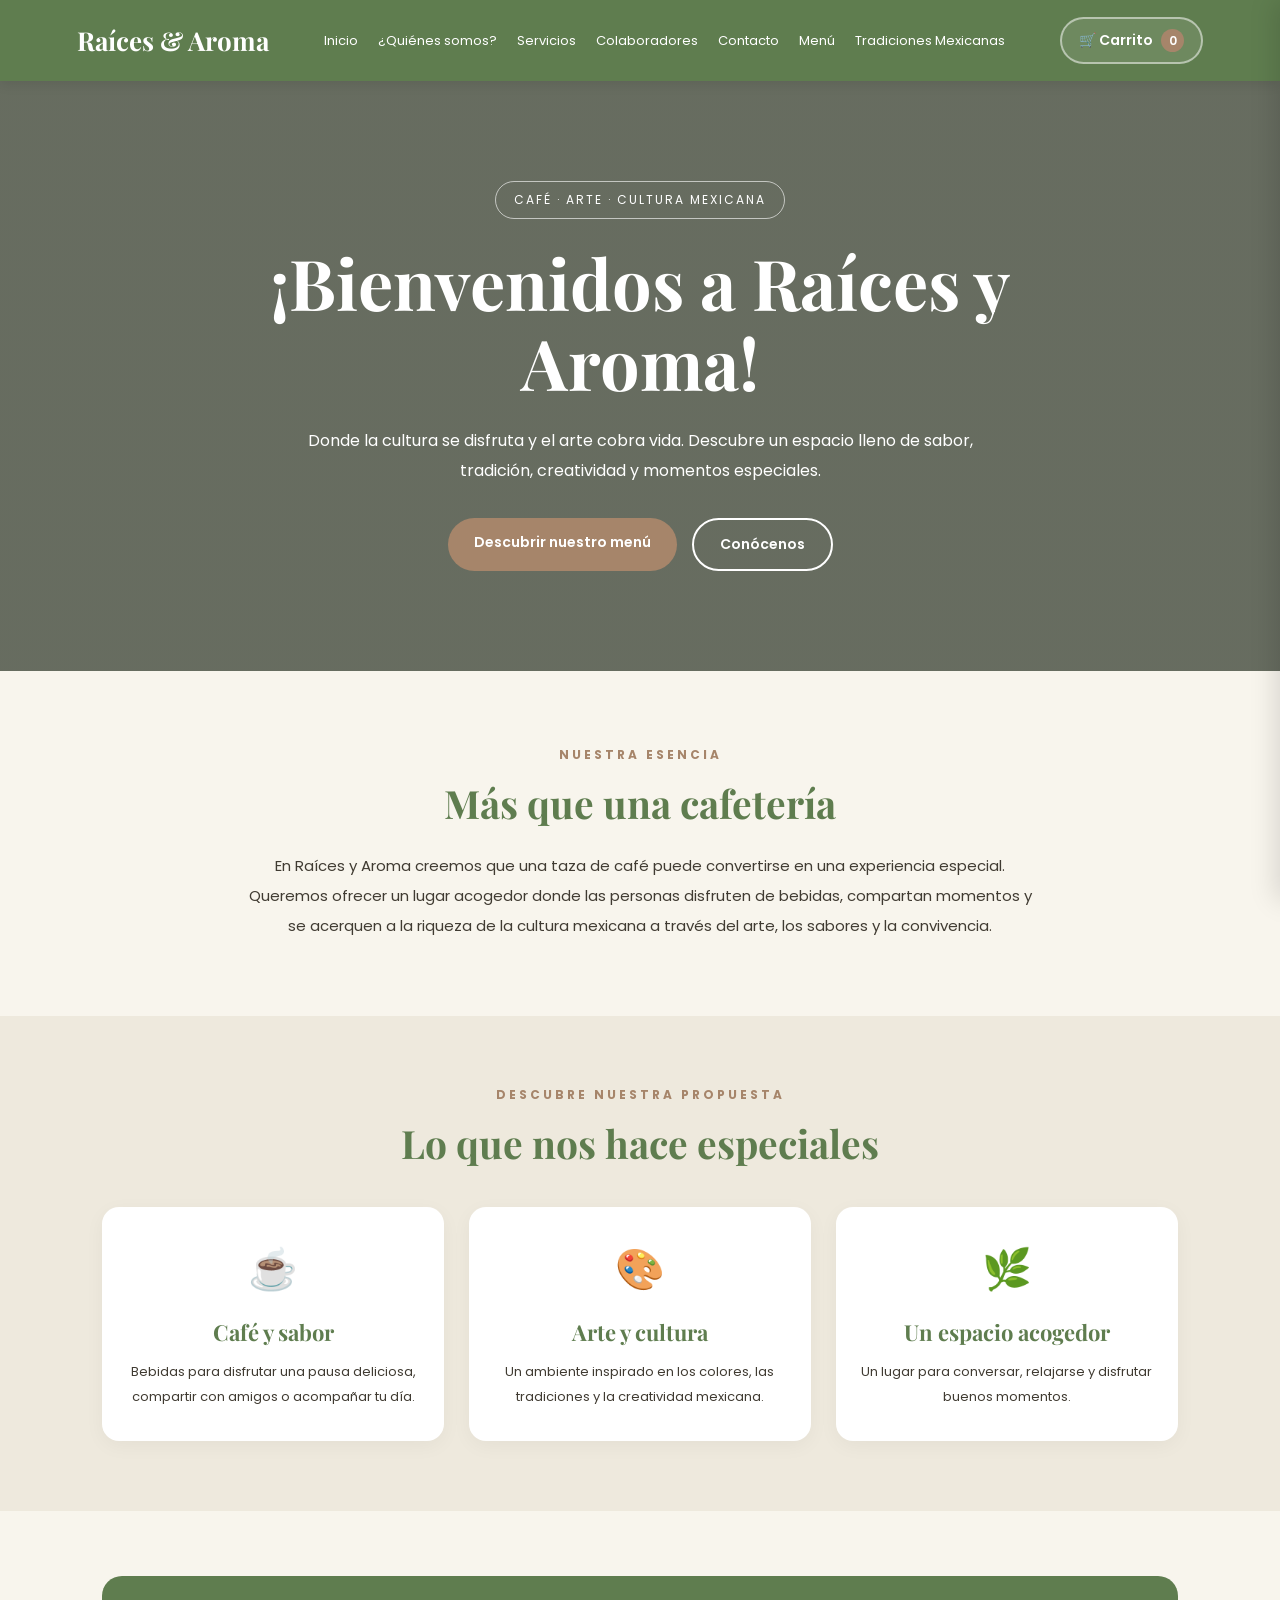
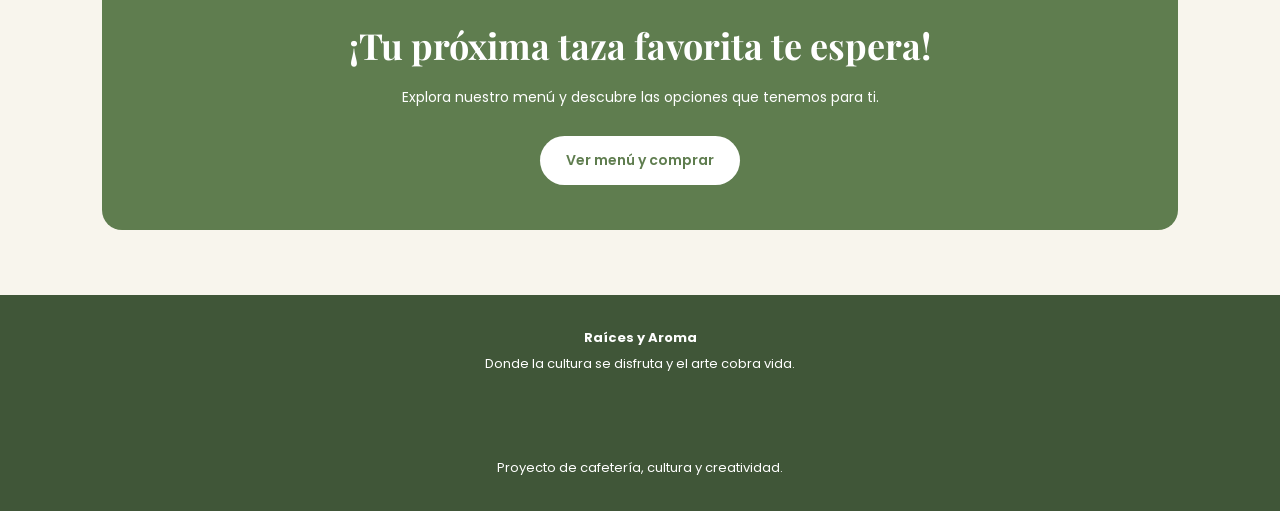
<file: index.html>
<!DOCTYPE html>
<html lang="es">
<head>
    <meta charset="UTF-8">
    <meta name="viewport" content="width=device-width, initial-scale=1.0">
      <link rel="icon" type="image/png" href="imagenes/LogoR&A.png"/>
    <title>Raíces y Aroma | Inicio</title>

    <link href="https://fonts.googleapis.com/css2?family=Playfair+Display:wght@600;700&family=Poppins:wght@400;500;600;700&display=swap" rel="stylesheet">

    <style>
        :root {
            --verde: #5f7d4f;
            --cafe: #a6856a;
            --crema: #f8f5ed;
            --texto: #403b32;
            --blanco: #ffffff;
        }

        * {
            margin: 0;
            padding: 0;
            box-sizing: border-box;
        }

        html {
            scroll-behavior: smooth;
        }

        body {
            font-family: 'Poppins', sans-serif;
            background: var(--crema);
            color: var(--texto);
        }

        body.carrito-abierto {
            overflow: hidden;
        }

        /* ENCABEZADO */

        header {
            background: var(--verde);
            color: white;
            padding: 17px 6%;
            display: flex;
            justify-content: space-between;
            align-items: center;
            gap: 20px;
            flex-wrap: wrap;
            position: sticky;
            top: 0;
            z-index: 100;
            box-shadow: 0 3px 12px #00000018;
        }

        .logo {
            font-family: 'Playfair Display', serif;
            font-size: 26px;
            font-weight: bold;
            white-space: nowrap;
        }
        .logo img {
    height: 40px;                  /* Altura chiquita y controlada */
    width: auto;                   /* Mantiene la forma original sin deformar */
    display: block;
}

        nav {
            display: flex;
            align-items: center;
            justify-content: center;
            gap: 20px;
            flex-wrap: wrap;
        }

        nav a {
            color: white;
            text-decoration: none;
            font-size: 13px;
            transition: 0.3s;
        }

        nav a:hover {
            color: #f0d8b9;
        }

        .boton-carrito {
            border: 2px solid #ffffff80;
            background: #ffffff18;
            color: white;
            padding: 10px 17px;
            border-radius: 25px;
            cursor: pointer;
            font-family: inherit;
            font-size: 14px;
            font-weight: 600;
            transition: 0.3s;
        }

        .boton-carrito:hover {
            background: white;
            color: var(--verde);
        }

        .contador {
            display: inline-flex;
            justify-content: center;
            align-items: center;
            background: var(--cafe);
            color: white;
            width: 23px;
            height: 23px;
            border-radius: 50%;
            margin-left: 5px;
            font-size: 12px;
        }

        /* PORTADA */

        .hero {
            min-height: 590px;
            display: flex;
            align-items: center;
            justify-content: center;
            text-align: center;
            padding: 70px 22px;
            color: white;

            background:
                linear-gradient(
                    rgba(25, 35, 20, 0.65),
                    rgba(25, 35, 20, 0.65)
                ),
                url('https://images.unsplash.com/photo-1445116572660-236099ec97a0?auto=format&fit=crop&w=1800&q=85');

            background-size: cover;
            background-position: center;
        }

        .hero-contenido {
            max-width: 820px;
        }

        .etiqueta {
            display: inline-block;
            border: 1px solid #ffffff9c;
            border-radius: 30px;
            padding: 9px 18px;
            margin-bottom: 23px;
            font-size: 12px;
            letter-spacing: 2px;
            text-transform: uppercase;
        }

        .hero h1 {
            font-family: 'Playfair Display', serif;
            font-size: clamp(38px, 6vw, 70px);
            line-height: 1.15;
            margin-bottom: 23px;
        }

        .hero p {
            font-size: 16px;
            line-height: 1.9;
            max-width: 680px;
            margin: 0 auto 32px;
        }

        .botones-hero {
            display: flex;
            justify-content: center;
            gap: 15px;
            flex-wrap: wrap;
        }

        .boton {
            display: inline-block;
            text-decoration: none;
            padding: 14px 26px;
            border-radius: 30px;
            font-family: inherit;
            font-weight: 600;
            font-size: 14px;
            transition: 0.3s;
        }

        .boton-principal {
            background: var(--cafe);
            color: white;
        }

        .boton-principal:hover {
            background: #8e6d53;
            transform: translateY(-3px);
        }

        .boton-secundario {
            border: 2px solid white;
            color: white;
        }

        .boton-secundario:hover {
            background: white;
            color: var(--verde);
        }

        /* PRESENTACIÓN */

        .bienvenida {
            padding: 75px 8%;
            text-align: center;
        }

        .subtitulo {
            color: var(--cafe);
            font-size: 12px;
            font-weight: 700;
            letter-spacing: 3px;
            text-transform: uppercase;
            margin-bottom: 13px;
        }

        .titulo {
            font-family: 'Playfair Display', serif;
            font-size: clamp(29px, 4vw, 39px);
            color: var(--verde);
            margin-bottom: 22px;
        }

        .texto {
            max-width: 790px;
            margin: auto;
            font-size: 15px;
            line-height: 2;
        }

        /* DESTACADOS */

        .destacados {
            padding: 70px 8%;
            background: #eee9dd;
            text-align: center;
        }

        .tarjetas {
            display: grid;
            grid-template-columns: repeat(auto-fit, minmax(220px, 1fr));
            gap: 25px;
            margin-top: 38px;
        }

        .tarjeta {
            background: white;
            padding: 32px 23px;
            border-radius: 17px;
            box-shadow: 0 5px 20px #0000000b;
            transition: 0.3s;
        }

        .tarjeta:hover {
            transform: translateY(-6px);
            box-shadow: 0 10px 24px #00000012;
        }

        .icono {
            font-size: 40px;
            margin-bottom: 18px;
        }

        .tarjeta h3 {
            color: var(--verde);
            font-family: 'Playfair Display', serif;
            font-size: 22px;
            margin-bottom: 13px;
        }

        .tarjeta p {
            font-size: 13px;
            line-height: 1.9;
        }

        /* INVITACIÓN A COMPRAR */

        .compra {
            margin: 65px 8%;
            padding: 45px 30px;
            border-radius: 20px;
            background: var(--verde);
            color: white;
            text-align: center;
        }

        .compra h2 {
            font-family: 'Playfair Display', serif;
            font-size: clamp(28px, 4vw, 36px);
            margin-bottom: 15px;
        }

        .compra p {
            font-size: 14px;
            line-height: 1.9;
            margin-bottom: 25px;
        }

        .compra .boton {
            background: white;
            color: var(--verde);
        }

        .compra .boton:hover {
            background: #f0e5d7;
            transform: translateY(-3px);
        }

        /* PIE DE PÁGINA */

        footer {
            background: #405638;
            color: white;
            text-align: center;
            padding: 30px 18px;
            font-size: 13px;
            line-height: 2;
        }

        /* FONDO DEL CARRITO */

        .fondo-carrito {
            position: fixed;
            inset: 0;
            background: #00000070;
            z-index: 200;
            opacity: 0;
            visibility: hidden;
            transition: 0.3s;
        }

        .fondo-carrito.activo {
            opacity: 1;
            visibility: visible;
        }

        /* PANEL DEL CARRITO */

        .panel-carrito {
            position: fixed;
            top: 0;
            right: 0;
            width: min(420px, 100%);
            height: 100%;
            background: var(--crema);
            z-index: 201;
            padding: 25px;
            display: flex;
            flex-direction: column;
            transform: translateX(100%);
            transition: transform 0.3s ease;
            box-shadow: -5px 0 25px #00000020;
        }

        .panel-carrito.activo {
            transform: translateX(0);
        }

        .carrito-encabezado {
            display: flex;
            align-items: center;
            justify-content: space-between;
            border-bottom: 1px solid #ded7ca;
            padding-bottom: 20px;
        }

        .carrito-encabezado h2 {
            font-family: 'Playfair Display', serif;
            color: var(--verde);
            font-size: 25px;
        }

        .cerrar-carrito {
            border: none;
            background: #e8e1d5;
            color: var(--texto);
            width: 38px;
            height: 38px;
            border-radius: 50%;
            font-size: 23px;
            cursor: pointer;
        }

        .lista-carrito {
            flex: 1;
            overflow-y: auto;
            padding: 15px 0;
        }

        .carrito-vacio {
            text-align: center;
            padding: 50px 10px;
            color: #766b5e;
            line-height: 2;
        }

        .producto-carrito {
            display: flex;
            justify-content: space-between;
            align-items: center;
            gap: 12px;
            padding: 16px 0;
            border-bottom: 1px solid #e4ddd1;
        }

        .producto-carrito h3 {
            font-size: 14px;
            margin-bottom: 5px;
        }

        .producto-carrito p {
            font-size: 12px;
            color: #766b5e;
        }

        .cantidad-controles {
            display: flex;
            align-items: center;
            gap: 9px;
            margin-top: 9px;
        }

        .cantidad-controles button {
            width: 26px;
            height: 26px;
            border: none;
            border-radius: 50%;
            background: #e5dfd3;
            cursor: pointer;
            font-size: 16px;
        }

        .eliminar {
            color: #9b493e;
            background: transparent !important;
        }

        .total-carrito {
            border-top: 1px solid #ded7ca;
            padding-top: 20px;
        }

        .fila-total {
            display: flex;
            justify-content: space-between;
            font-weight: 700;
            font-size: 17px;
            margin-bottom: 18px;
        }

        .boton-comprar {
            display: block;
            width: 100%;
            text-align: center;
            background: var(--verde);
            color: white;
            padding: 14px;
            border: none;
            border-radius: 28px;
            font-family: inherit;
            font-weight: 600;
            text-decoration: none;
            cursor: pointer;
        }

        .boton-comprar:hover {
            background: #49643c;
        }

        .boton-seguir {
            display: block;
            text-align: center;
            margin-top: 15px;
            color: var(--verde);
            font-size: 13px;
            text-decoration: underline;
            cursor: pointer;
            background: none;
            border: none;
            width: 100%;
        }

        @media (max-width: 760px) {
            header {
                justify-content: center;
            }

            nav {
                gap: 14px;
            }

            .hero {
                min-height: 500px;
            }

            .bienvenida,
            .destacados {
                padding: 55px 6%;
            }

            .compra {
                margin: 45px 5%;
            }
        }
    </style>
</head>

<body>

    <!-- ENCABEZADO -->

    <header>
        <div class="logo">
        Raíces & Aroma
    </div>

        <nav>
        <a href="index.html">Inicio</a>
        <a href="nosotros (1).html">¿Quiénes somos?</a>
        <a href="servidores.html">Servicios</a>
        <a href="colaboradores.html">Colaboradores</a>
        <a href="contactanos.html">Contacto</a>
        <a href="menu.html">Menú</a>
        <a href="tradiciones mexicanas.html">Tradiciones Mexicanas</a>
    </nav>

        <button class="boton-carrito" onclick="abrirCarrito()">
            🛒 Carrito
            <span class="contador" id="contadorCarrito">0</span>
        </button>
    </header>

    <!-- BIENVENIDA -->

    <main>

        <section class="hero">
            <div class="hero-contenido">

                <span class="etiqueta">
                    Café · Arte · Cultura mexicana
                </span>

                <h1>¡Bienvenidos a Raíces y Aroma!</h1>

                <p>
                    Donde la cultura se disfruta y el arte cobra vida.
                    Descubre un espacio lleno de sabor, tradición,
                    creatividad y momentos especiales.
                </p>

                <div class="botones-hero">
                    <a href="menu.html" class="boton boton-principal">
                        Descubrir nuestro menú
                    </a>

                    <a href="nosotros (1).html" class="boton boton-secundario">
                        Conócenos
                    </a>
                </div>

            </div>
        </section>

        <!-- PRESENTACIÓN -->

        <section class="bienvenida">
            <p class="subtitulo">Nuestra esencia</p>

            <h2 class="titulo">Más que una cafetería</h2>

            <p class="texto">
                En Raíces y Aroma creemos que una taza de café puede
                convertirse en una experiencia especial. Queremos ofrecer
                un lugar acogedor donde las personas disfruten de bebidas,
                compartan momentos y se acerquen a la riqueza de la cultura
                mexicana a través del arte, los sabores y la convivencia.
            </p>
        </section>

        <!-- DESTACADOS -->

        <section class="destacados">
            <p class="subtitulo">Descubre nuestra propuesta</p>

            <h2 class="titulo">Lo que nos hace especiales</h2>

            <div class="tarjetas">

                <article class="tarjeta">
                    <div class="icono">☕</div>

                    <h3>Café y sabor</h3>

                    <p>
                        Bebidas para disfrutar una pausa deliciosa,
                        compartir con amigos o acompañar tu día.
                    </p>
                </article>

                <article class="tarjeta">
                    <div class="icono">🎨</div>

                    <h3>Arte y cultura</h3>

                    <p>
                        Un ambiente inspirado en los colores,
                        las tradiciones y la creatividad mexicana.
                    </p>
                </article>

                <article class="tarjeta">
                    <div class="icono">🌿</div>

                    <h3>Un espacio acogedor</h3>

                    <p>
                        Un lugar para conversar, relajarse y
                        disfrutar buenos momentos.
                    </p>
                </article>

            </div>
        </section>

        <!-- INVITACIÓN A COMPRAR -->

        <section class="compra">
            <h2>¡Tu próxima taza favorita te espera!</h2>

            <p>
                Explora nuestro menú y descubre las opciones
                que tenemos para ti.
            </p>

            <a href="menu.html" class="boton">
                Ver menú y comprar
            </a>
        </section>

    </main>

    <!-- PIE DE PÁGINA -->

    <footer>
        <p><strong>Raíces y Aroma</strong></p>

        <p>Donde la cultura se disfruta y el arte cobra vida.</p>
<br><br><br>
        <p>Proyecto de cafetería, cultura y creatividad.</p>
    </footer>

    <!-- FONDO OSCURO DEL CARRITO -->

    <div
        class="fondo-carrito"
        id="fondoCarrito"
        onclick="cerrarCarrito()">
    </div>

    <!-- PANEL LATERAL DEL CARRITO -->

    <aside
        class="panel-carrito"
        id="panelCarrito"
        aria-label="Carrito de compras"
        aria-hidden="true">

        <div class="carrito-encabezado">
            <h2>🛒 Tu carrito</h2>

            <button
                class="cerrar-carrito"
                onclick="cerrarCarrito()"
                aria-label="Cerrar carrito">
                ×
            </button>
        </div>

        <div class="lista-carrito" id="listaCarrito">
            <div class="carrito-vacio">
                <div style="font-size: 45px;">🛍️</div>

                <p>Tu carrito está vacío.</p>

                <p>¡Descubre algo delicioso en nuestro menú!</p>
            </div>
        </div>

        <div class="total-carrito">
            <div class="fila-total">
                <span>Total</span>
                <span id="totalCarrito">$0.00</span>
            </div>

            <a href="menu.html" class="boton-comprar">
                Ver menú y comprar
            </a>

            <button
                class="boton-seguir"
                onclick="cerrarCarrito()">
                Seguir explorando
            </button>
        </div>

    </aside>

    <script>
        /*
          Este carrito guarda y muestra productos compartidos
          mediante localStorage con la clave "carritoRaices".

          Los productos se deben agregar desde el menú utilizando
          la misma clave y una estructura compatible:
          { nombre: "Café", precio: 45, cantidad: 1 }
        */

        const CLAVE_CARRITO = 'carritoRaices';

        function obtenerCarrito() {
            try {
                const datos = JSON.parse(
                    localStorage.getItem(CLAVE_CARRITO)
                );

                return Array.isArray(datos) ? datos : [];
            } catch (error) {
                return [];
            }
        }

        function guardarCarrito(carrito) {
            localStorage.setItem(
                CLAVE_CARRITO,
                JSON.stringify(carrito)
            );
        }

        function formatoPrecio(precio) {
            return Number(precio).toLocaleString('es-MX', {
                style: 'currency',
                currency: 'MXN'
            });
        }

        function abrirCarrito() {
            document.getElementById('panelCarrito')
                .classList.add('activo');

            document.getElementById('fondoCarrito')
                .classList.add('activo');

            document.getElementById('panelCarrito')
                .setAttribute('aria-hidden', 'false');

            document.body.classList.add('carrito-abierto');
        }

        function cerrarCarrito() {
            document.getElementById('panelCarrito')
                .classList.remove('activo');

            document.getElementById('fondoCarrito')
                .classList.remove('activo');

            document.getElementById('panelCarrito')
                .setAttribute('aria-hidden', 'true');

            document.body.classList.remove('carrito-abierto');
        }

        function cambiarCantidad(indice, cambio) {
            const carrito = obtenerCarrito();

            if (!carrito[indice]) return;

            carrito[indice].cantidad =
                Number(carrito[indice].cantidad || 1) + cambio;

            if (carrito[indice].cantidad <= 0) {
                carrito.splice(indice, 1);
            }

            guardarCarrito(carrito);
            actualizarCarrito();
        }

        function eliminarProducto(indice) {
            const carrito = obtenerCarrito();

            carrito.splice(indice, 1);

            guardarCarrito(carrito);
            actualizarCarrito();
        }

        function actualizarCarrito() {
            const carrito = obtenerCarrito();

            const lista = document.getElementById('listaCarrito');
            const contador = document.getElementById('contadorCarrito');
            const totalElemento = document.getElementById('totalCarrito');

            let cantidadTotal = 0;
            let total = 0;

            carrito.forEach(producto => {
                const cantidad = Number(producto.cantidad || 1);
                const precio = Number(producto.precio || 0);

                cantidadTotal += cantidad;
                total += precio * cantidad;
            });

            contador.textContent = cantidadTotal;
            totalElemento.textContent = formatoPrecio(total);

            if (carrito.length === 0) {
                lista.innerHTML = `
                    <div class="carrito-vacio">
                        <div style="font-size: 45px;">🛍️</div>
                        <p>Tu carrito está vacío.</p>
                        <p>¡Descubre algo delicioso en nuestro menú!</p>
                    </div>
                `;

                return;
            }

            lista.innerHTML = carrito.map((producto, indice) => {
                const nombre = String(producto.nombre || 'Producto');

                const precio = Number(producto.precio || 0);
                const cantidad = Number(producto.cantidad || 1);

                return `
                    <div class="producto-carrito">
                        <div>
                            <h3>${escaparHTML(nombre)}</h3>

                            <p>${formatoPrecio(precio)} por unidad</p>

                            <div class="cantidad-controles">
                                <button
                                    onclick="cambiarCantidad(${indice}, -1)"
                                    aria-label="Restar uno">
                                    −
                                </button>

                                <span>${cantidad}</span>

                                <button
                                    onclick="cambiarCantidad(${indice}, 1)"
                                    aria-label="Agregar uno">
                                    +
                                </button>
                            </div>
                        </div>

                        <div style="text-align:right;">
                            <strong>
                                ${formatoPrecio(precio * cantidad)}
                            </strong>

                            <div>
                                <button
                                    class="cantidad-controles eliminar"
                                    style="border:none; cursor:pointer;"
                                    onclick="eliminarProducto(${indice})">
                                    Eliminar
                                </button>
                            </div>
                        </div>
                    </div>
                `;
            }).join('');
        }

        function escaparHTML(texto) {
            return String(texto).replace(/[&<>"']/g, caracter => ({
                '&': '&amp;',
                '<': '&lt;',
                '>': '&gt;',
                '"': '&quot;',
                "'": '&#39;'
            })[caracter]);
        }

        /*
          Si se modifica el carrito desde otra página de este sitio,
          actualiza el contador y el contenido cuando cambie el almacenamiento.
        */

        window.addEventListener('storage', function(evento) {
            if (evento.key === CLAVE_CARRITO) {
                actualizarCarrito();
            }
        });

        document.addEventListener('keydown', function(evento) {
            if (evento.key === 'Escape') {
                cerrarCarrito();
            }
        });

        actualizarCarrito();
    </script>

</body>
</html>
</file>
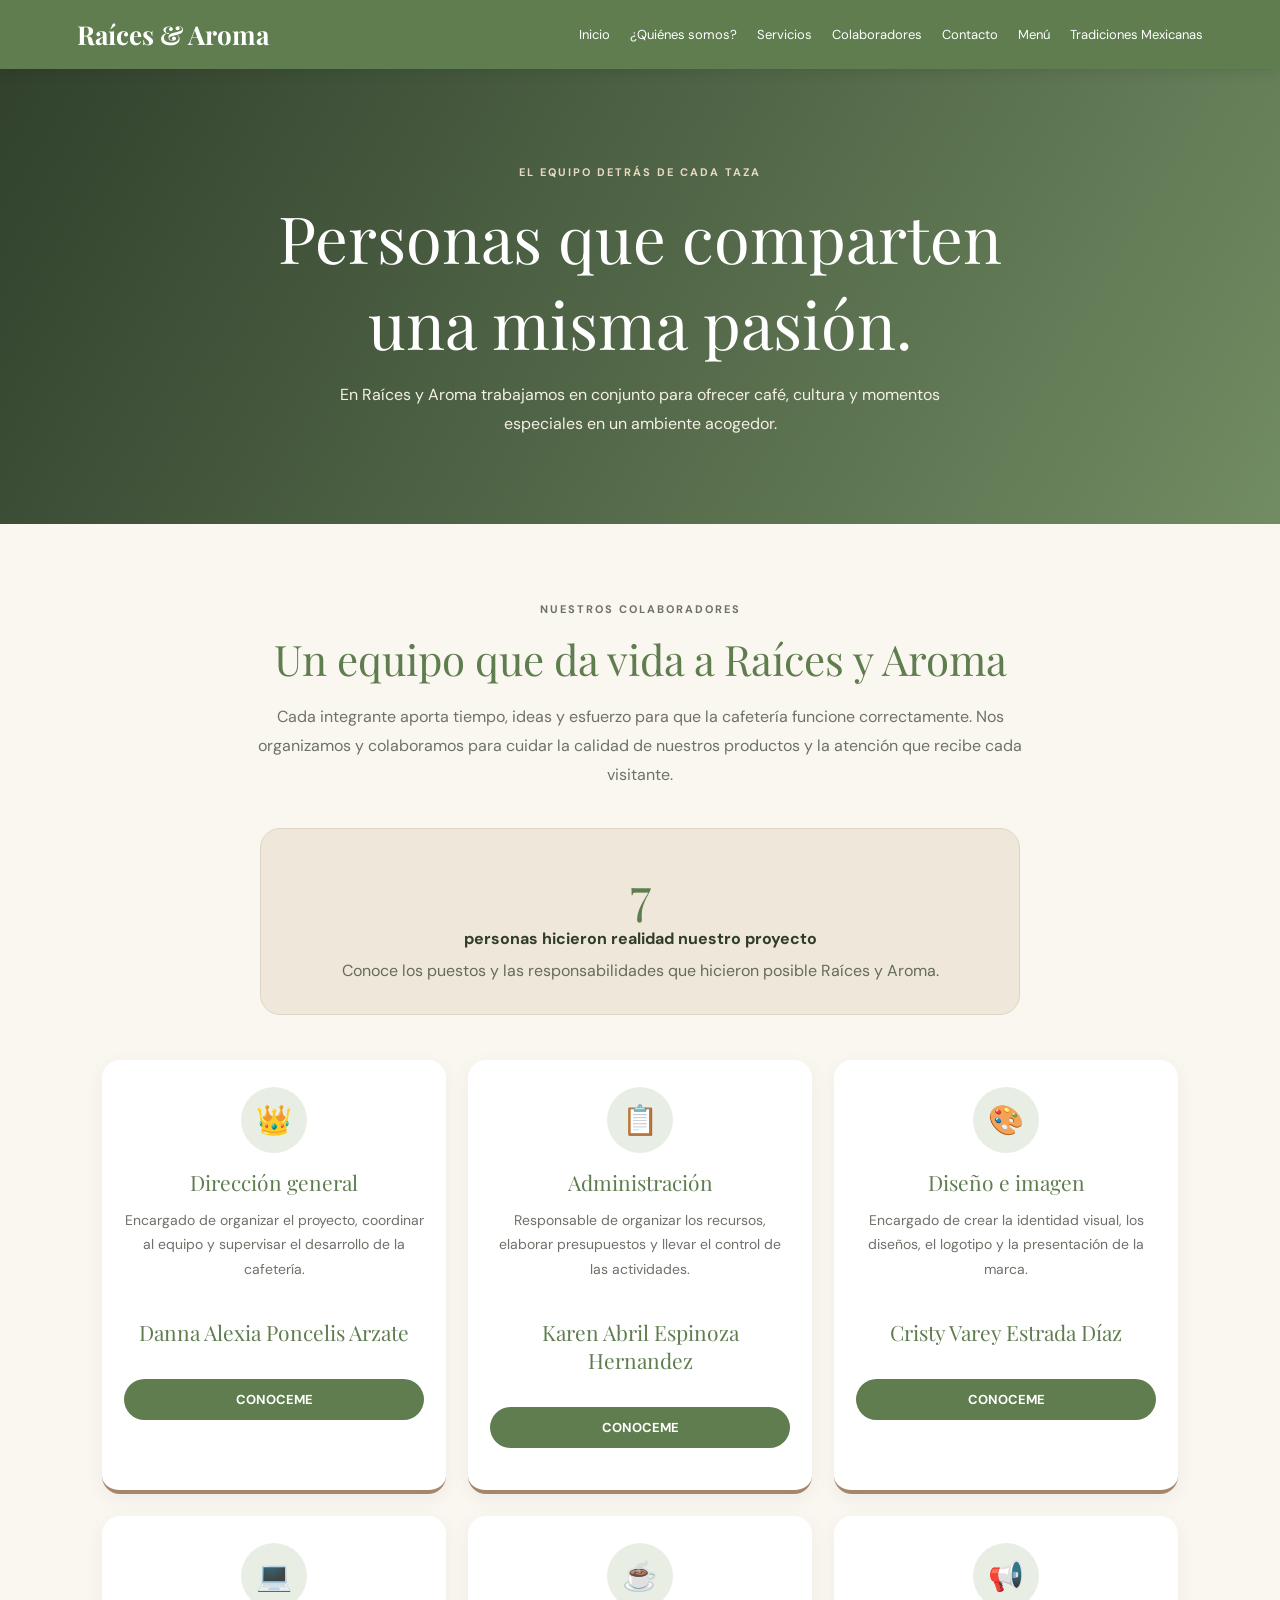
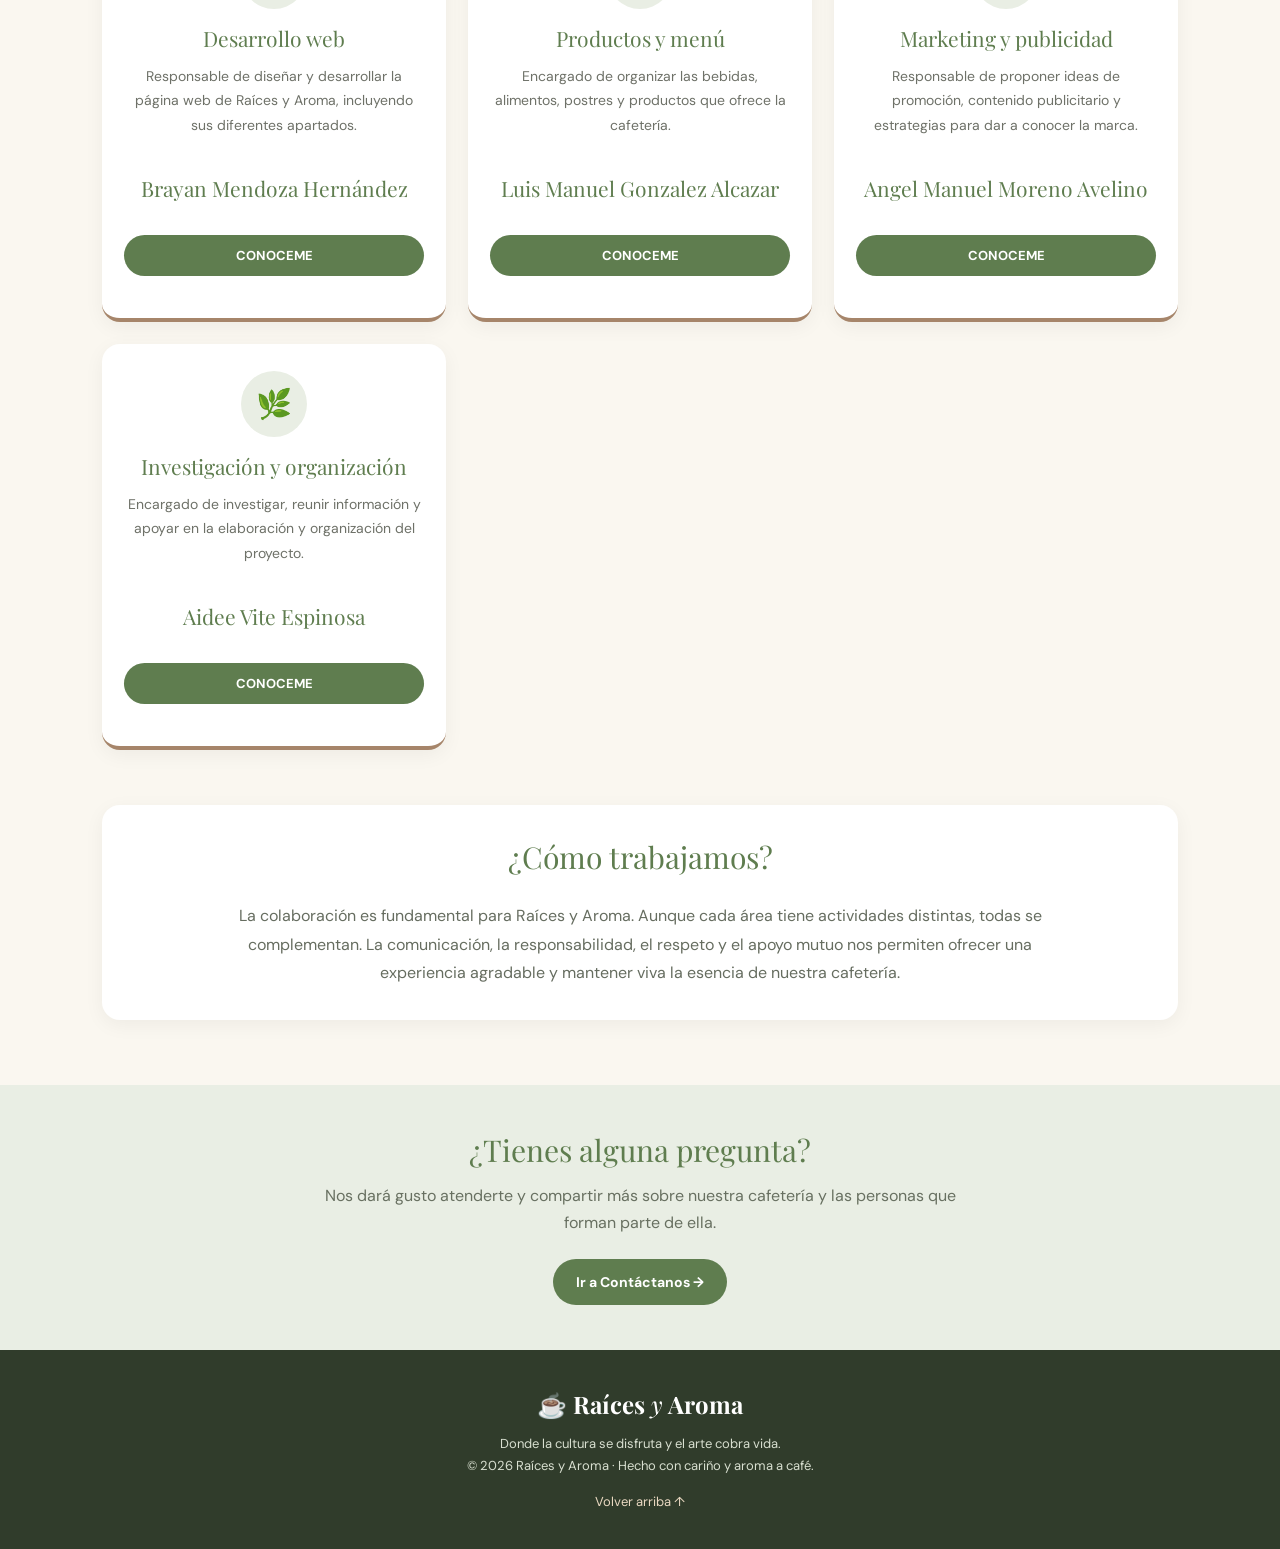
<file: colaboradores.html>
<!DOCTYPE html>
<html lang="es">
<head>
<meta charset="UTF-8">
<meta name="viewport" content="width=device-width, initial-scale=1.0">
<meta name="description" content="Conoce al equipo de Raíces y Aroma.">
<link rel="icon" type="image/png" href="imagenes/LogoR&A.png"/>
<title>Raíces y Aroma | Colaboradores</title>

<link href="https://fonts.googleapis.com/css2?family=DM+Sans:wght@400;500;600;700&family=Playfair+Display:wght@400;600;700&display=swap" rel="stylesheet">

<style>
:root{
    --verde:#5f7d4f;
    --verde-oscuro:#405b36;
    --cafe:#a6856a;
    --crema:#faf7f0;
    --crema-oscuro:#eee7da;
    --oscuro:#303c2b;
    --blanco:#fff;
}

*{
    box-sizing:border-box;
}

html{
    scroll-behavior:smooth;
}

body{
    margin:0;
    font-family:'DM Sans',sans-serif;
    background:var(--crema);
    color:var(--oscuro);
}

/* ENCABEZADO */

header{
    background:var(--verde);
    color:white;
    padding:17px 6%;
    display:flex;
    justify-content:space-between;
    align-items:center;
    gap:20px;
    flex-wrap:wrap;
    position:sticky;
    top:0;
    z-index:10;
    box-shadow:0 3px 12px #00000018;
}

.logo{
    font-family:'Playfair Display',serif;
    font-size:26px;
    font-weight:bold;
    color:white;
    text-decoration:none;
    white-space:nowrap;
}

.logo em{
    font-weight:400;
}

nav{
    display:flex;
    align-items:center;
    justify-content:center;
    gap:20px;
    flex-wrap:wrap;
}

nav a{
    color:white;
    text-decoration:none;
    font-size:13px;
    transition:.2s;
}

nav a:hover{
    color:#f0d8b9;
}

/* PORTADA */

.hero{
    padding:85px 20px;
    text-align:center;
    color:white;
    background:
    linear-gradient(120deg,rgba(38,55,34,.95),rgba(95,125,79,.88)),
    url('https://images.unsplash.com/photo-1528605248644-14dd04022da1?w=1600') center/cover;
}

.etiqueta{
    color:var(--cafe);
    font-size:11px;
    text-transform:uppercase;
    letter-spacing:2px;
    font-weight:700;
}

.hero .etiqueta{
    color:#ead9c2;
}

.hero h1{
    font:clamp(40px,6vw,65px) 'Playfair Display',serif;
    margin:15px 0;
}

.hero p:last-child{
    max-width:680px;
    margin:auto;
    line-height:1.8;
    color:#f6f0e6;
}

/* CONTENEDOR */

.contenedor{
    max-width:1120px;
    margin:auto;
    padding:65px 22px;
}

.intro{
    text-align:center;
    max-width:790px;
    margin:0 auto 38px;
}

.intro h2{
    font:clamp(30px,4vw,42px) 'Playfair Display',serif;
    color:var(--verde);
    margin:12px 0;
}

.intro p{
    line-height:1.8;
    color:#6e7168;
}

/* NUMERO DEL EQUIPO */

.numero-equipo{
    max-width:760px;
    margin:0 auto 45px;
    text-align:center;
    background:var(--crema-oscuro);
    border:1px solid #dfd5c5;
    border-radius:20px;
    padding:30px;
}

.numero-equipo .numero{
    font:52px 'Playfair Display',serif;
    color:var(--verde);
    display:block;
}

.numero-equipo p{
    margin:8px 0 0;
    color:#656b5e;
    line-height:1.7;
}

/* SIETE INTEGRANTES */

.equipo-integrantes{
    display:grid;
    grid-template-columns:repeat(3,minmax(0,1fr));
    gap:22px;
    margin:35px 0;
}

.integrante{
    background:white;
    border-radius:18px;
    padding:27px 22px;
    text-align:center;
    box-shadow:0 5px 20px #0000000d;
    border-bottom:4px solid var(--cafe);
    transition:.3s;
}

.integrante:hover{
    transform:translateY(-5px);
    box-shadow:0 9px 25px #00000015;
}

.integrante .icono{
    width:66px;
    height:66px;
    border-radius:50%;
    display:grid;
    place-items:center;
    margin:0 auto 15px;
    background:#e9eee4;
    font-size:29px;
}

.integrante h3{
    font:21px 'Playfair Display',serif;
    color:var(--verde);
    margin:12px 0;
}

.integrante p{
    font-size:14px;
    line-height:1.75;
    color:#6e7168;
    margin:0;
}

/* CAMPO DEL NOMBRE */

.integrante input{
    width:100%;
    padding:12px;
    border:1px solid #dfd5c5;
    border-radius:9px;
    margin:15px 0 10px;
    font-family:'DM Sans',sans-serif;
    font-size:13px;
    outline:none;
    transition:.2s;
}

.integrante input:focus{
    border-color:var(--verde);
    box-shadow:0 0 0 3px #5f7d4f20;
}

.integrante input::placeholder{
    color:#a4a49b;
}

/* BOTON AGREGAR */

.integrante button{
    width:100%;
    border:0;
    border-radius:25px;
    padding:12px;
    background:var(--verde);
    color:white;
    font:700 13px 'DM Sans',sans-serif;
    cursor:pointer;
    transition:.2s;
}

.integrante button:hover{
    background:var(--verde-oscuro);
    transform:translateY(-2px);
}

.nombre-guardado{
    font-weight:700;
    color:var(--verde)!important;
    margin-top:15px!important;
    overflow-wrap:anywhere;
}

/* TRABAJO EN EQUIPO */

.trabajo{
    margin-top:55px;
    background:white;
    border-radius:18px;
    padding:32px;
    box-shadow:0 5px 20px #0000000d;
}

.trabajo h2{
    text-align:center;
    color:var(--verde);
    font:30px 'Playfair Display',serif;
    margin-top:0;
}

.trabajo p{
    line-height:1.8;
    color:#666d60;
    text-align:center;
    max-width:850px;
    margin:0 auto;
}

/* CIERRE */

.cierre{
    text-align:center;
    background:#e9eee4;
    padding:45px 20px;
}

.cierre h2{
    color:var(--verde);
    font:30px 'Playfair Display',serif;
    margin:0 0 12px;
}

.cierre p{
    color:#687061;
    margin:0 auto 22px;
    max-width:650px;
    line-height:1.7;
}

.boton{
    display:inline-block;
    border:0;
    border-radius:30px;
    padding:14px 23px;
    background:var(--verde);
    color:white;
    text-decoration:none;
    font:700 14px 'DM Sans',sans-serif;
    cursor:pointer;
    transition:.2s;
}

.boton:hover{
    background:var(--verde-oscuro);
    transform:translateY(-2px);
}

/* PIE DE PAGINA */

footer{
    background:var(--oscuro);
    color:white;
    text-align:center;
    padding:38px 15px;
}

footer .logo{
    display:inline-block;
    font-size:24px;
}

footer p{
    font-size:13px;
    color:#d8dfd0;
    line-height:1.7;
}

footer a.volver{
    color:#ead9c2;
    text-decoration:none;
    font-size:13px;
}

/* DISEÑO RESPONSIVO */

@media(max-width:800px){

    .equipo-integrantes{
        grid-template-columns:repeat(2,minmax(0,1fr));
    }

}

@media(max-width:560px){

    header{
        justify-content:center;
        padding:15px;
    }

    nav{
        gap:12px;
    }

    .contenedor{
        padding:45px 16px;
    }

    .equipo-integrantes{
        grid-template-columns:1fr;
    }

    .integrante{
        padding:24px;
    }

}
</style>
</head>

<body id="top">

<header>

    <a class="logo" href="raices ya roma.html">
          Raíces & Aroma
    </a>

    <nav>
     <a href="index.html">Inicio</a>
<a href="nosotros (1).html">¿Quiénes somos?</a>
<a href="servidores.html">Servicios</a>
<a href="colaboradores.html">Colaboradores</a>
<a href="contactanos.html">Contacto</a>
<a href="menu.html">Menú</a>
<a href="tradiciones mexicanas.html">Tradiciones Mexicanas</a>
    </nav>

</header>

<main>

<!-- PORTADA -->

<section class="hero">

    <p class="etiqueta">EL EQUIPO DETRÁS DE CADA TAZA</p>

    <h1>
        Personas que comparten<br>
        una misma pasión.
    </h1>

    <p>
        En Raíces y Aroma trabajamos en conjunto para ofrecer café,
        cultura y momentos especiales en un ambiente acogedor.
    </p>

</section>

<!-- INFORMACION DEL EQUIPO -->

<section class="contenedor">

    <div class="intro">

        <p class="etiqueta">NUESTROS COLABORADORES</p>

        <h2>Un equipo que da vida a Raíces y Aroma</h2>

        <p>
            Cada integrante aporta tiempo, ideas y esfuerzo para que
            la cafetería funcione correctamente. Nos organizamos y
            colaboramos para cuidar la calidad de nuestros productos
            y la atención que recibe cada visitante.
        </p>

    </div>

    <!-- TOTAL DE INTEGRANTES -->

    <div class="numero-equipo">

        <span class="numero">7</span>

        <strong>
            personas hicieron realidad nuestro proyecto
        </strong>

        <p>
            Conoce los puestos y las responsabilidades que hicieron
            posible Raíces y Aroma.
        </p>

    </div>

    <!-- TARJETAS DE LOS SIETE INTEGRANTES -->

    <div class="equipo-integrantes">

        <!-- INTEGRANTE 1 -->

        <article class="integrante">

            <div class="icono">👑</div>

            <h3>Dirección general</h3>

            <p>
                Encargado de organizar el proyecto, coordinar al
                equipo y supervisar el desarrollo de la cafetería.
            </p>

             <p> <br>
               <h3>Danna Alexia Poncelis Arzate</h3> 
            </p>
            <br>

            <button onclick="window.location.href='CreditosDanna7.html'">
                    CONOCEME
            </button>

            <p class="nombre-guardado" id="resultado1"></p>

        </article>

        <!-- INTEGRANTE 2 -->

        <article class="integrante">

            <div class="icono">📋</div>

            <h3>Administración</h3>

            <p>
                Responsable de organizar los recursos, elaborar
                presupuestos y llevar el control de las actividades.
            </p>

            <p> <br>
               <h3>Karen Abril Espinoza Hernandez</h3> 
            </p>
            <br>

            <button onclick="window.location.href='CreditosKaren6.html'">
                    CONOCEME
            </button>
            <p class="nombre-guardado" id="resultado2"></p>

        </article>

        <!-- INTEGRANTE 3 -->

        <article class="integrante">

            <div class="icono">🎨</div>

            <h3>Diseño e imagen</h3>

            <p>
                Encargado de crear la identidad visual, los diseños,
                el logotipo y la presentación de la marca.
            </p>

           <p> <br>
               <h3>Cristy Varey Estrada Díaz</h3> 
            </p>
            <br>

            <button onclick="window.location.href='CreditosCristy5.html'">
                    CONOCEME
            </button>
            <p class="nombre-guardado" id="resultado3"></p>

        </article>

        <!-- INTEGRANTE 4 -->

        <article class="integrante">

            <div class="icono">💻</div>

            <h3>Desarrollo web</h3>

            <p>
                Responsable de diseñar y desarrollar la página web
                de Raíces y Aroma, incluyendo sus diferentes apartados.
            </p>

           <p> <br>
               <h3>Brayan Mendoza Hernández</h3> 
            </p>
            <br>

            <button onclick="window.location.href='CreditosBrayitoo1.html'">
                    CONOCEME
            </button>

            <p class="nombre-guardado" id="resultado4"></p>

        </article>

        <!-- INTEGRANTE 5 -->

        <article class="integrante">

            <div class="icono">☕</div>

            <h3>Productos y menú</h3>

            <p>
                Encargado de organizar las bebidas, alimentos,
                postres y productos que ofrece la cafetería.
            </p>

           <p> <br>
               <h3>Luis Manuel Gonzalez Alcazar</h3> 
            </p>
            <br>

            <button onclick="window.location.href='CreditosLuis4.html'">
                    CONOCEME
            </button>
            <p class="nombre-guardado" id="resultado5"></p>

        </article>

        <!-- INTEGRANTE 6 -->

        <article class="integrante">

            <div class="icono">📢</div>

            <h3>Marketing y publicidad</h3>

            <p>
                Responsable de proponer ideas de promoción,
                contenido publicitario y estrategias para dar
                a conocer la marca.
            </p>

            <p> <br>
               <h3>Angel Manuel Moreno Avelino</h3> 
            </p>
            <br>

            <button onclick="window.location.href='CreditosManu3.html'">
                    CONOCEME
            </button>

            <p class="nombre-guardado" id="resultado6"></p>

        </article>

        <!-- INTEGRANTE 7 -->

        <article class="integrante">

            <div class="icono">🌿</div>

            <h3>Investigación y organización</h3>

            <p>
                Encargado de investigar, reunir información y
                apoyar en la elaboración y organización del proyecto.
            </p>

            <p> <br>
               <h3>Aidee Vite Espinosa</h3> 
            </p>
            <br>

            <button onclick="window.location.href='CreditosVite2.html'">
                    CONOCEME
            </button>

            <p class="nombre-guardado" id="resultado7"></p>

        </article>

    </div>

    <!-- TRABAJO EN EQUIPO -->

    <div class="trabajo">

        <h2>¿Cómo trabajamos?</h2>

        <p>
            La colaboración es fundamental para Raíces y Aroma.
            Aunque cada área tiene actividades distintas, todas
            se complementan. La comunicación, la responsabilidad,
            el respeto y el apoyo mutuo nos permiten ofrecer una
            experiencia agradable y mantener viva la esencia de
            nuestra cafetería.
        </p>

    </div>

</section>

<!-- CONTACTO -->

<section class="cierre">

    <h2>¿Tienes alguna pregunta?</h2>

    <p>
        Nos dará gusto atenderte y compartir más sobre nuestra
        cafetería y las personas que forman parte de ella.
    </p>

    <a class="boton" href="contactanos.html">
        Ir a Contáctanos →
    </a>

</section>

</main>

<!-- FOOTER -->

<footer>

    <a class="logo" href="raices ya roma.html">
        ☕ Raíces <em>y</em> Aroma
    </a>

    <p>
        Donde la cultura se disfruta y el arte cobra vida.
        <br>
        © 2026 Raíces y Aroma · Hecho con cariño y aroma a café.
    </p>

    <a class="volver" href="#top">
        Volver arriba ↑
    </a>

</footer>

<!-- FUNCION PARA AGREGAR NOMBRES -->

<script>

function agregarIntegrante(numero){

    let nombre = document
        .getElementById("nombre" + numero)
        .value.trim();

    if(nombre === ""){

        alert("Por favor, escribe el nombre del integrante.");

        return;

    }

    document.getElementById("resultado" + numero).textContent =
        "Integrante: " + nombre;

    document.getElementById("nombre" + numero).value = "";

}

</script>

</body>
</html>
</file>
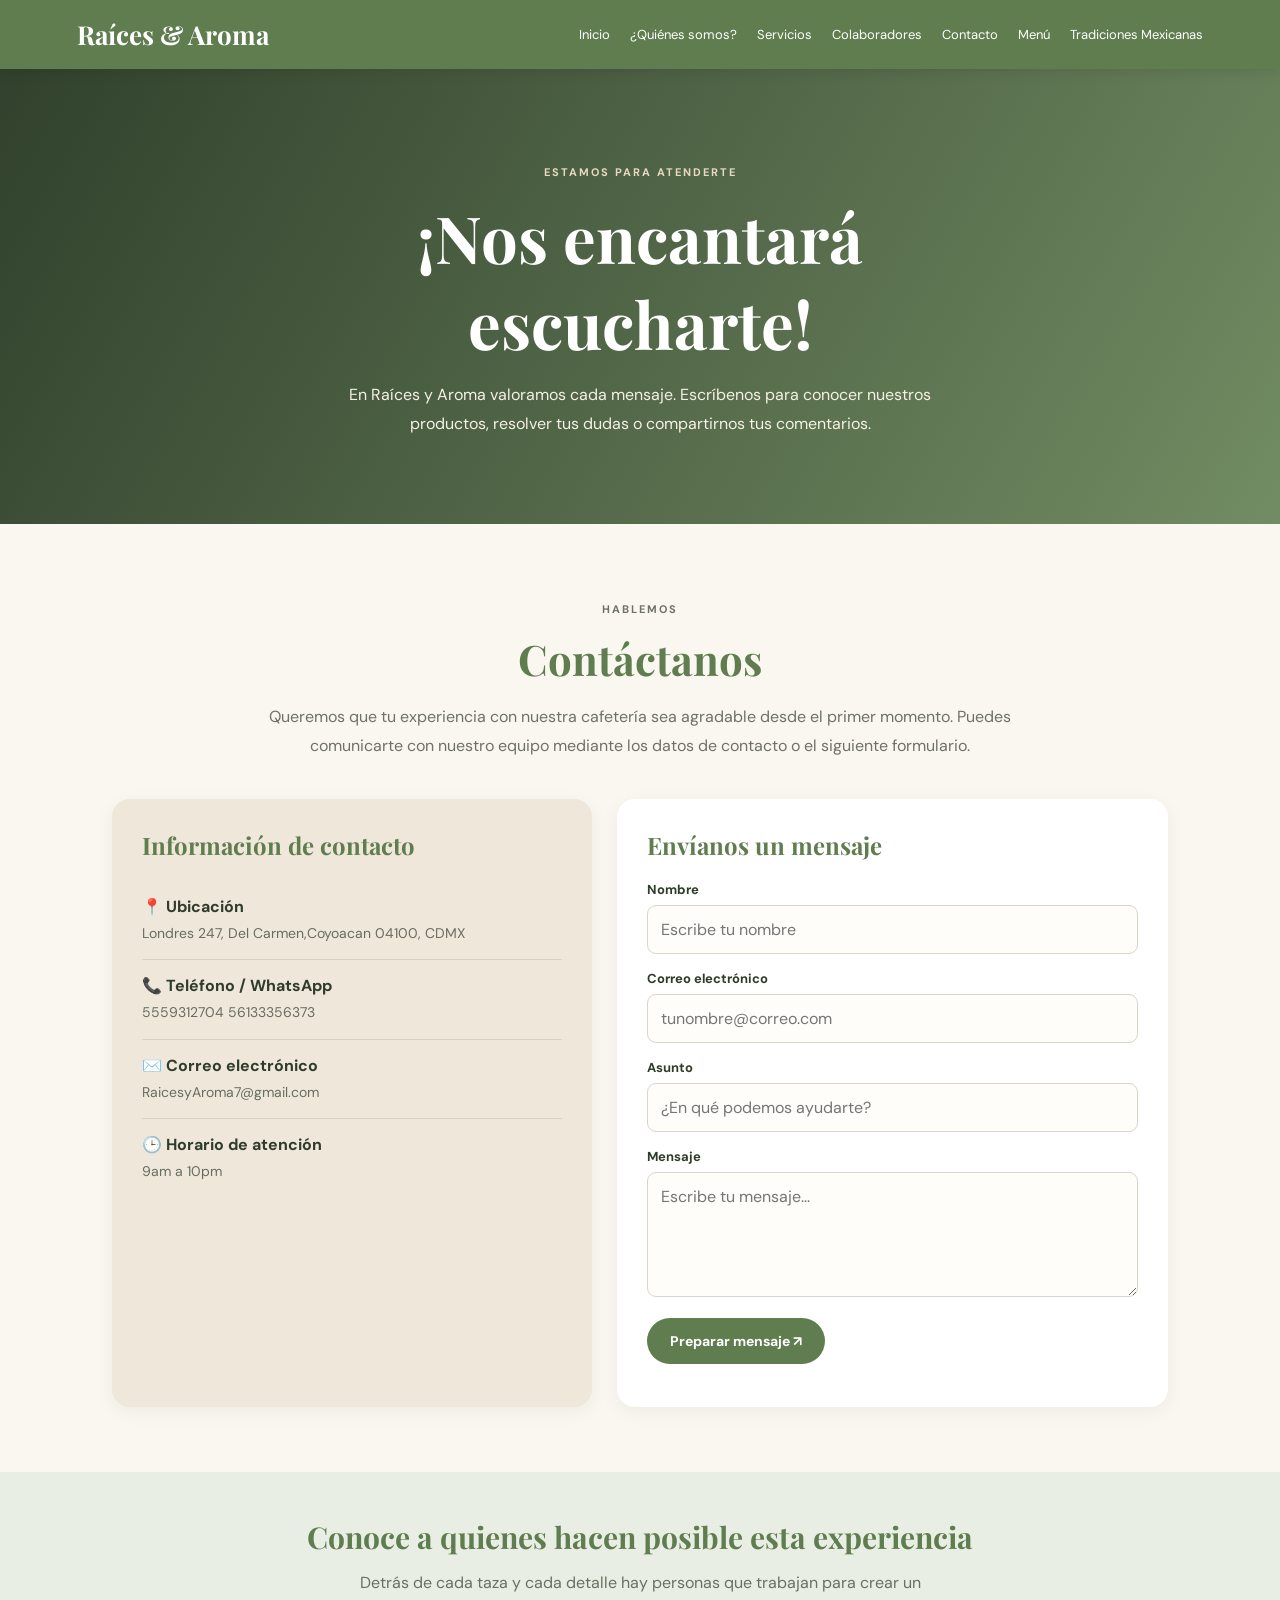
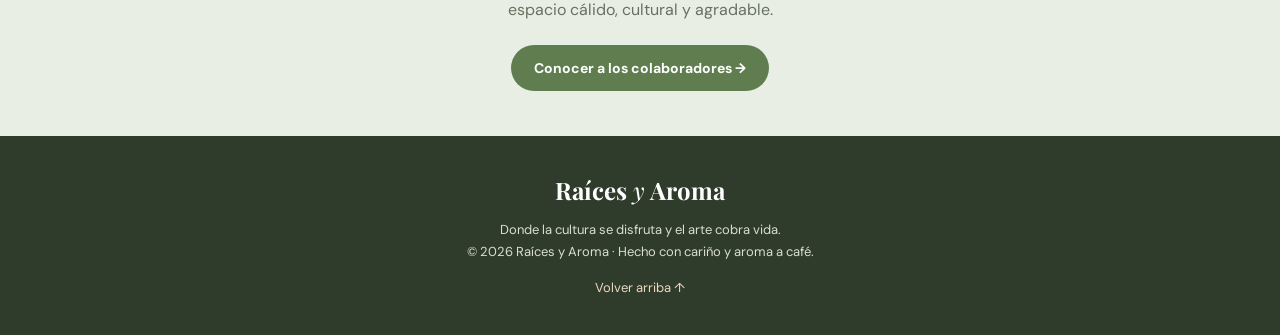
<file: contactanos.html>
<!DOCTYPE html>
<html lang="es">
<head>
<meta charset="UTF-8">
<meta name="viewport" content="width=device-width, initial-scale=1.0">
<meta name="description" content="Contacta con Raíces y Aroma.">
  <link rel="icon" type="image/png" href="LogoR&A.png"/>
<title>Raíces y Aroma | Contáctanos</title>
<link href="https://fonts.googleapis.com/css2?family=DM+Sans:wght@400;500;600;700&family=Playfair+Display:wght@400;600;700&display=swap" rel="stylesheet">
<style>
:root{--verde:#5f7d4f;--verde-oscuro:#405b36;--cafe:#a6856a;--crema:#faf7f0;--crema-oscuro:#eee7da;--oscuro:#303c2b;--blanco:#fff}
*{box-sizing:border-box}html{scroll-behavior:smooth}body{margin:0;font-family:'DM Sans',sans-serif;background:var(--crema);color:var(--oscuro)}
header{background:var(--verde);color:white;padding:17px 6%;display:flex;justify-content:space-between;align-items:center;gap:20px;flex-wrap:wrap;position:sticky;top:0;z-index:10;box-shadow:0 3px 12px #00000018}
.logo{font-family:'Playfair Display',serif;font-size:26px;font-weight:bold;color:white;text-decoration:none;white-space:nowrap}
.logo em{font-weight:400}nav{display:flex;align-items:center;justify-content:center;gap:20px;flex-wrap:wrap}nav a{color:white;text-decoration:none;font-size:13px;transition:.2s}nav a:hover{color:#f0d8b9}
.hero{padding:85px 20px;text-align:center;color:white;background:linear-gradient(120deg,rgba(38,55,34,.95),rgba(95,125,79,.88)),url('https://images.unsplash.com/photo-1445116572660-236099ec97a0?w=1600') center/cover}
.etiqueta{color:var(--cafe);font-size:11px;text-transform:uppercase;letter-spacing:2px;font-weight:700}.hero .etiqueta{color:#ead9c2}
h1,h2,h3{font-family:'Playfair Display',serif}.hero h1{font-size:clamp(40px,6vw,65px);margin:15px 0}.hero p:last-child{max-width:650px;margin:0 auto;line-height:1.8;color:#f6f0e6}
.contenedor{max-width:1100px;margin:auto;padding:65px 22px}.intro{text-align:center;max-width:760px;margin:0 auto 38px}.intro h2{font-size:clamp(30px,4vw,42px);color:var(--verde);margin:12px 0}.intro p{line-height:1.8;color:#6e7168}
.contacto-grid{display:grid;grid-template-columns:1fr 1.15fr;gap:25px;align-items:stretch}
.info,.formulario{background:white;border-radius:18px;padding:30px;box-shadow:0 5px 20px #0000000d}
.info{background:var(--crema-oscuro)}.info h2,.formulario h2{color:var(--verde);margin-top:0}
.dato{padding:15px 0;border-bottom:1px solid #d9d1c4}.dato:last-child{border:0}.dato strong{display:block;margin-bottom:5px}.dato span{color:#686d62;font-size:14px;line-height:1.6}
.campo{margin:16px 0}.campo label{display:block;font-size:13px;font-weight:700;margin-bottom:7px}.campo input,.campo textarea{width:100%;padding:13px;border:1px solid #d8d5cc;border-radius:9px;font:inherit;background:#fffdf9;outline-color:var(--verde)}.campo textarea{min-height:125px;resize:vertical}
.boton{display:inline-block;border:0;border-radius:30px;padding:14px 23px;background:var(--verde);color:white;text-decoration:none;font:700 14px 'DM Sans',sans-serif;cursor:pointer;transition:.2s}.boton:hover{background:var(--verde-oscuro);transform:translateY(-2px)}.boton-claro{background:#f5eee1;color:var(--verde-oscuro)}.boton-claro:hover{background:#e6d7c2;color:var(--verde-oscuro)}
.cierre{text-align:center;background:#e9eee4;padding:45px 20px}.cierre h2{color:var(--verde);font-size:30px;margin:0 0 12px}.cierre p{color:#687061;margin:0 auto 22px;max-width:600px;line-height:1.7}
footer{background:var(--oscuro);color:white;text-align:center;padding:38px 15px;margin-top:0}footer .logo{display:inline-block;font-size:24px}footer p{font-size:13px;color:#d8dfd0;line-height:1.7}footer a.volver{color:#ead9c2;text-decoration:none;font-size:13px}
@media(max-width:720px){header{justify-content:center;padding:15px}nav{gap:12px}.contacto-grid{grid-template-columns:1fr}.contenedor{padding:45px 16px}.info,.formulario{padding:23px}}
</style>
</head>
<body>
<header>
<a class="logo" href="index.html">    Raíces & Aroma</a>
<nav>

         <a href="index.html">Inicio</a>
        <a href="nosotros (1).html">¿Quiénes somos?</a>
        <a href="servidores.html">Servicios</a>
        <a href="colaboradores.html">Colaboradores</a>
        <a href="contactanos.html">Contacto</a>
        <a href="menu.html">Menú</a>
        <a href="tradiciones mexicanas.html">Tradiciones Mexicanas</a>
    </nav>


</header>
<main>
<section class="hero">
<p class="etiqueta">ESTAMOS PARA ATENDERTE</p>
<h1>¡Nos encantará<br>escucharte!</h1>
<p>En Raíces y Aroma valoramos cada mensaje. Escríbenos para conocer nuestros productos, resolver tus dudas o compartirnos tus comentarios.</p>
</section>
<section class="contenedor">
<div class="intro">
<p class="etiqueta">HABLEMOS</p>
<h2>Contáctanos</h2>
<p>Queremos que tu experiencia con nuestra cafetería sea agradable desde el primer momento. Puedes comunicarte con nuestro equipo mediante los datos de contacto o el siguiente formulario.</p>
</div>
<div class="contacto-grid">
<div class="info">
<h2>Información de contacto</h2>
<div class="dato"><strong>📍 Ubicación</strong><span>Londres 247, Del Carmen,Coyoacan 04100, CDMX</span></div>
<div class="dato"><strong>📞 Teléfono / WhatsApp</strong><span>5559312704     56133356373</span></div>
<div class="dato"><strong>✉️ Correo electrónico</strong><span>RaicesyAroma7@gmail.com</span></div>
<div class="dato"><strong>🕒 Horario de atención</strong><span>9am a 10pm</span></div>
</div>
<form class="formulario" id="formContacto">
<h2>Envíanos un mensaje</h2>
<div class="campo"><label for="nombre">Nombre</label><input id="nombre" name="nombre" type="text" placeholder="Escribe tu nombre" required></div>
<div class="campo"><label for="correo">Correo electrónico</label><input id="correo" name="correo" type="email" placeholder="tunombre@correo.com" required></div>
<div class="campo"><label for="asunto">Asunto</label><input id="asunto" name="asunto" type="text" placeholder="¿En qué podemos ayudarte?" required></div>
<div class="campo"><label for="mensaje">Mensaje</label><textarea id="mensaje" name="mensaje" placeholder="Escribe tu mensaje..." required></textarea></div>
<button class="boton" type="submit">Preparar mensaje ↗</button>
<p id="aviso" role="status" aria-live="polite" style="font-size:13px;color:#405b36;line-height:1.6"></p>
</form>
</div>
</section>
<section class="cierre">
<h2>Conoce a quienes hacen posible esta experiencia</h2>
<p>Detrás de cada taza y cada detalle hay personas que trabajan para crear un espacio cálido, cultural y agradable.</p>
<a class="boton" href="colaboradores.html">Conocer a los colaboradores →</a>
</section>
</main>
<footer>
<a class="logo" href="index.html">Raíces <em>y</em> Aroma</a>
<p>Donde la cultura se disfruta y el arte cobra vida.<br>© 2026 Raíces y Aroma · Hecho con cariño y aroma a café.</p>
<a class="volver" href="#top">Volver arriba ↑</a>
</footer>
<script>
document.getElementById('formContacto').addEventListener('submit',function(e){
 e.preventDefault();
 const d=new FormData(this);
 const asunto=encodeURIComponent('Contacto desde Raíces y Aroma: '+d.get('asunto'));
 const cuerpo=encodeURIComponent('Nombre: '+d.get('nombre')+'\\nCorreo: '+d.get('correo')+'\\n\\nMensaje:\\n'+d.get('mensaje'));
 document.getElementById('aviso').textContent='Tu aplicación de correo abrirá un mensaje preparado. Configura el correo oficial en el enlace mailto para recibirlo.';
 // Sustituye contacto@tudominio.com por el correo real del negocio.
 window.location.href='mailto:contacto@tudominio.com?subject='+asunto+'&body='+cuerpo;
});
</script>
</body>
</html>
</file>
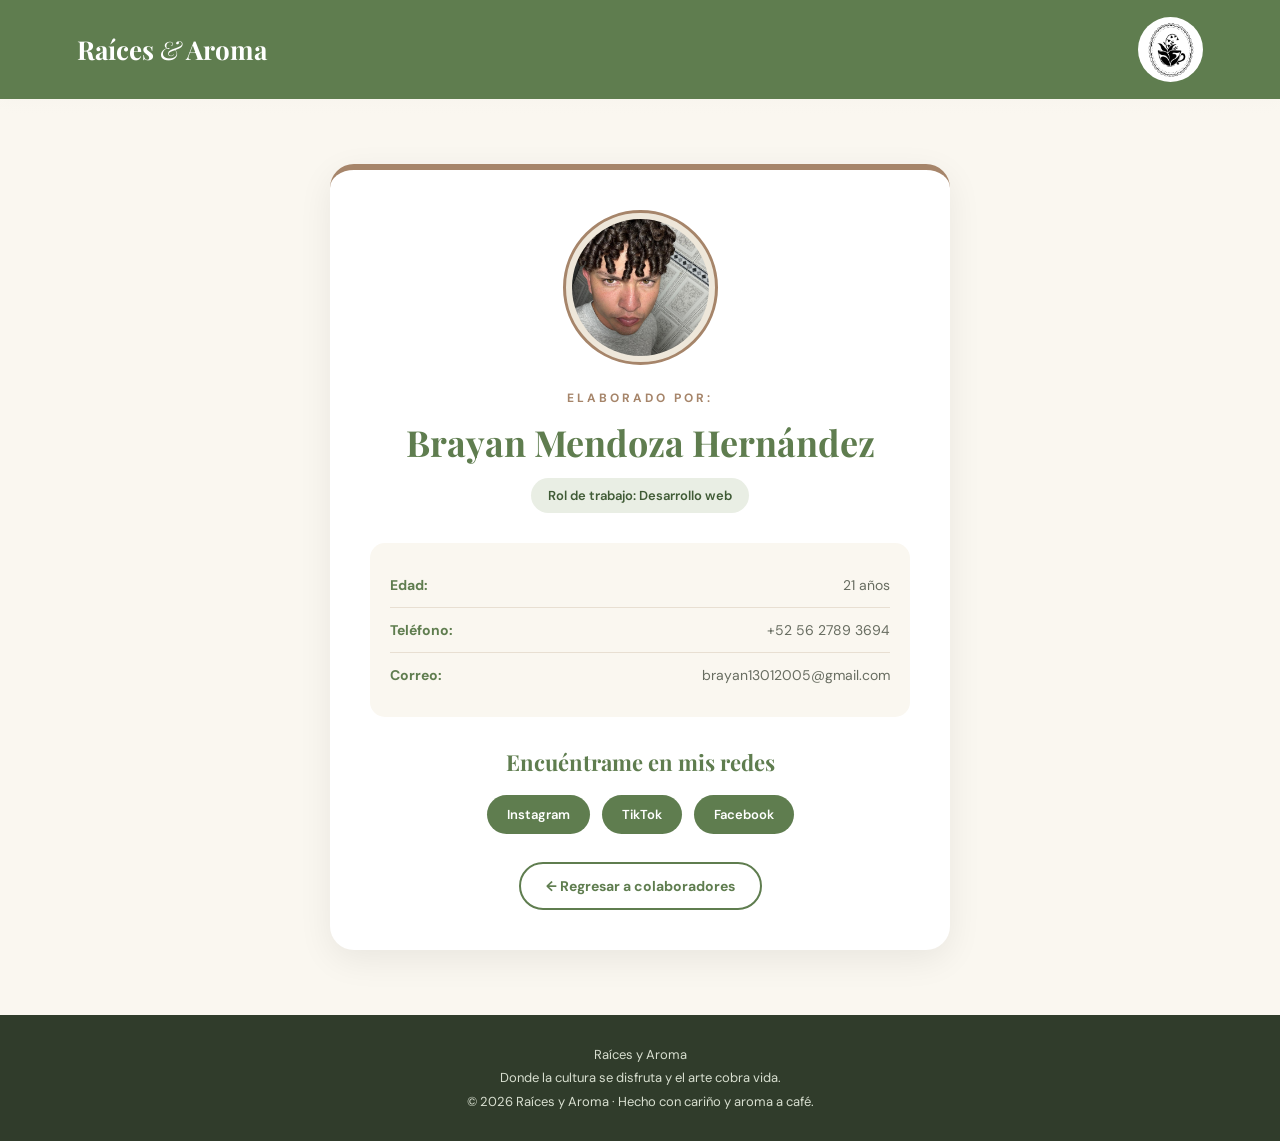
<file: CreditosBrayitoo1.html>
<!DOCTYPE html>
<html lang="es">
<head>
    <meta charset="UTF-8">
    <meta name="viewport" content="width=device-width, initial-scale=1.0">
    <link rel="icon" type="image/png" href="imagenes/LogoR&A.png"/>

    <title>Créditos | Brayan Mendoza Hernández</title>

    <link href="https://fonts.googleapis.com/css2?family=DM+Sans:wght@400;500;600;700&family=Playfair+Display:wght@400;600;700&display=swap" rel="stylesheet">

    <style>

    :root{
        --verde:#5f7d4f;
        --verde-oscuro:#405b36;
        --cafe:#a6856a;
        --crema:#faf7f0;
        --crema-oscuro:#eee7da;
        --oscuro:#303c2b;
        --blanco:#fff;
    }

    *{
        box-sizing:border-box;
        margin:0;
        padding:0;
    }

    body{
        min-height:100vh;
        font-family:'DM Sans',sans-serif;
        background:var(--crema);
        color:var(--oscuro);
        display:flex;
        flex-direction:column;
    }

    /* ENCABEZADO */

    header.topbar{
        background:var(--verde);
        padding:17px 6%;
        display:flex;
        justify-content:space-between;
        align-items:center;
        box-shadow:0 3px 12px #00000018;
    }

    .logo{
        font-family:'Playfair Display',serif;
        font-size:26px;
        font-weight:bold;
        color:white;
        text-decoration:none;
    }

    .logo em{
        font-weight:400;
    }

    .cafe-logo{
        width:65px;
        height:65px;
        object-fit:contain;
        background:white;
        padding:5px;
        border-radius:50%;
    }

    /* FONDO */

    .fondo{
        flex:1;
        padding:65px 20px;
        display:flex;
        justify-content:center;
        align-items:center;
        background:
        linear-gradient(#faf7f0e8,#faf7f0e8),
        url('https://images.unsplash.com/photo-1442512595331-e89e73853f31?w=1600') center/cover;
    }

    /* TARJETA */

    .profile-card{
        width:100%;
        max-width:620px;
        background:white;
        border-radius:24px;
        padding:40px;
        text-align:center;
        box-shadow:0 10px 35px #00000012;
        border-top:6px solid var(--cafe);
    }

    /* FOTO */

    .avatar-container{
        width:155px;
        height:155px;
        margin:0 auto 25px;
        padding:6px;
        border:3px solid var(--cafe);
        border-radius:50%;
        background:var(--crema-oscuro);
    }

    .profile-avatar{
        width:100%;
        height:100%;
        object-fit:cover;
        border-radius:50%;
    }

    /* TITULO */

    .subtitle{
        color:var(--cafe);
        font-size:12px;
        font-weight:700;
        letter-spacing:3px;
        text-transform:uppercase;
        margin-bottom:12px;
    }

    .main-title{
        font-family:'Playfair Display',serif;
        color:var(--verde);
        font-size:clamp(27px,5vw,36px);
        margin-bottom:12px;
    }

    .role{
        display:inline-block;
        background:#e9eee4;
        color:var(--verde-oscuro);
        padding:9px 17px;
        border-radius:30px;
        font-size:13px;
        font-weight:600;
    }

    /* INFORMACION */

    .profile-info{
        margin:30px 0;
        background:var(--crema);
        padding:20px;
        border-radius:15px;
        text-align:left;
    }

    .info-item{
        display:flex;
        justify-content:space-between;
        align-items:flex-start;
        gap:12px;
        padding:13px 0;
        border-bottom:1px solid #e8dfd2;
        font-size:14px;
    }

    .info-item:last-child{
        border-bottom:none;
    }

    .label{
        color:var(--verde);
        font-weight:700;
    }

    .value{
        color:#686d61;
        text-align:right;
        overflow-wrap:anywhere;
    }

    .link{
        text-decoration:none;
    }

    .link:hover{
        color:var(--cafe);
    }

    /* REDES SOCIALES */

    .social-title{
        font-family:'Playfair Display',serif;
        color:var(--verde);
        font-size:22px;
        margin-bottom:18px;
    }

    .profile-socials{
        display:flex;
        justify-content:center;
        flex-wrap:wrap;
        gap:12px;
    }

    .social-link{
        text-decoration:none;
        background:var(--verde);
        color:white;
        padding:11px 20px;
        border-radius:25px;
        font-size:13px;
        font-weight:600;
        transition:.2s;
    }

    .social-link:hover{
        background:var(--verde-oscuro);
        transform:translateY(-3px);
    }

    /* BOTON REGRESAR */

    .volver{
        display:inline-block;
        margin-top:28px;
        padding:13px 25px;
        border:2px solid var(--verde);
        border-radius:30px;
        color:var(--verde);
        text-decoration:none;
        font-size:14px;
        font-weight:700;
        transition:.2s;
    }

    .volver:hover{
        background:var(--verde);
        color:white;
    }

    /* PIE DE PAGINA */

    footer.pie{
        background:var(--oscuro);
        color:white;
        text-align:center;
        padding:28px 15px;
    }

    footer.pie p{
        font-size:13px;
        color:#d8dfd0;
        line-height:1.8;
    }

    /* RESPONSIVE */

    @media(max-width:560px){

        header.topbar{
            padding:14px 20px;
        }

        .logo{
            font-size:22px;
        }

        .cafe-logo{
            width:55px;
            height:55px;
        }

        .fondo{
            padding:35px 15px;
        }

        .profile-card{
            padding:27px 20px;
        }

        .info-item{
            flex-direction:column;
            gap:5px;
        }

        .value{
            text-align:left;
        }

        .profile-socials{
            gap:8px;
        }

        .social-link{
            padding:10px 15px;
        }

    }

    </style>
</head>

<body>

    <!-- ENCABEZADO -->

    <header class="topbar">

        <a href="index.html" class="logo">
              Raíces <em>&</em> Aroma
        </a>

        <img src="imagenes/LogoR&A.png"
             alt="Logo de Raíces y Aroma"
             class="cafe-logo">

    </header>

    <!-- CONTENIDO PRINCIPAL -->

    <main class="fondo">

        <section class="profile-card">

            <!-- FOTO DE PERFIL -->

            <div class="avatar-container">

                <img src="imagenes/Brayitoo.jpeg"
                     alt="Fotografía de Brayan"
                     class="profile-avatar">

            </div>

            <!-- INFORMACION PERSONAL -->

            <div class="profile-header">

                <p class="subtitle">Elaborado por:</p>

                <h1 class="main-title">
                    Brayan Mendoza Hernández
                </h1>

                <p class="role">
                    Rol de trabajo: Desarrollo web</h3>

                </p>

            </div>

            <!-- DATOS -->

            <section class="profile-info">

                <div class="info-item">
                    <span class="label">Edad:</span>
                    <span class="value">21 años</span>
                </div>

                <div class="info-item">
                    <span class="label">Teléfono:</span>
                    <span class="value">+52 56 2789 3694</span>
                </div>

                <div class="info-item">
                    <span class="label">Correo:</span>

                    <a href="mailto:brayan13012005@gmail.com"
                       class="value link">
                        brayan13012005@gmail.com
                    </a>

                </div>

            </section>

            <!-- REDES SOCIALES -->

            <h2 class="social-title">
                Encuéntrame en mis redes
            </h2>

            <div class="profile-socials">

                <a href="https://www.instagram.com/brayitoo_xh?dlrf=MTg1aWVjbTNoYmt0YQ%3D%3D&utm_source=qr"
                   target="_blank"
                   rel="noopener noreferrer"
                   class="social-link">
                    Instagram
                </a>

                <a href="https://www.tiktok.com/@brayitoo.bxh?_r=1&_t=ZS-9AUvwAI3fVa"
                   target="_blank"
                   rel="noopener noreferrer"
                   class="social-link">
                    TikTok
                </a>

                <a href="https://www.facebook.com/share/1d3Wbsyu87/?mibextid=wwXIfr"
                   target="_blank"
                   rel="noopener noreferrer"
                   class="social-link">
                    Facebook
                </a>

            </div>

            <!-- REGRESAR -->

            <a href="colaboradores.html" class="volver">
                ← Regresar a colaboradores
            </a>

        </section>

    </main>

    <!-- PIE DE PAGINA -->

    <footer class="pie">

        <p>
            Raíces y Aroma
            <br>
            Donde la cultura se disfruta y el arte cobra vida.
            <br>
            © 2026 Raíces y Aroma · Hecho con cariño y aroma a café.
        </p>

    </footer>

</body>
</html>
</file>
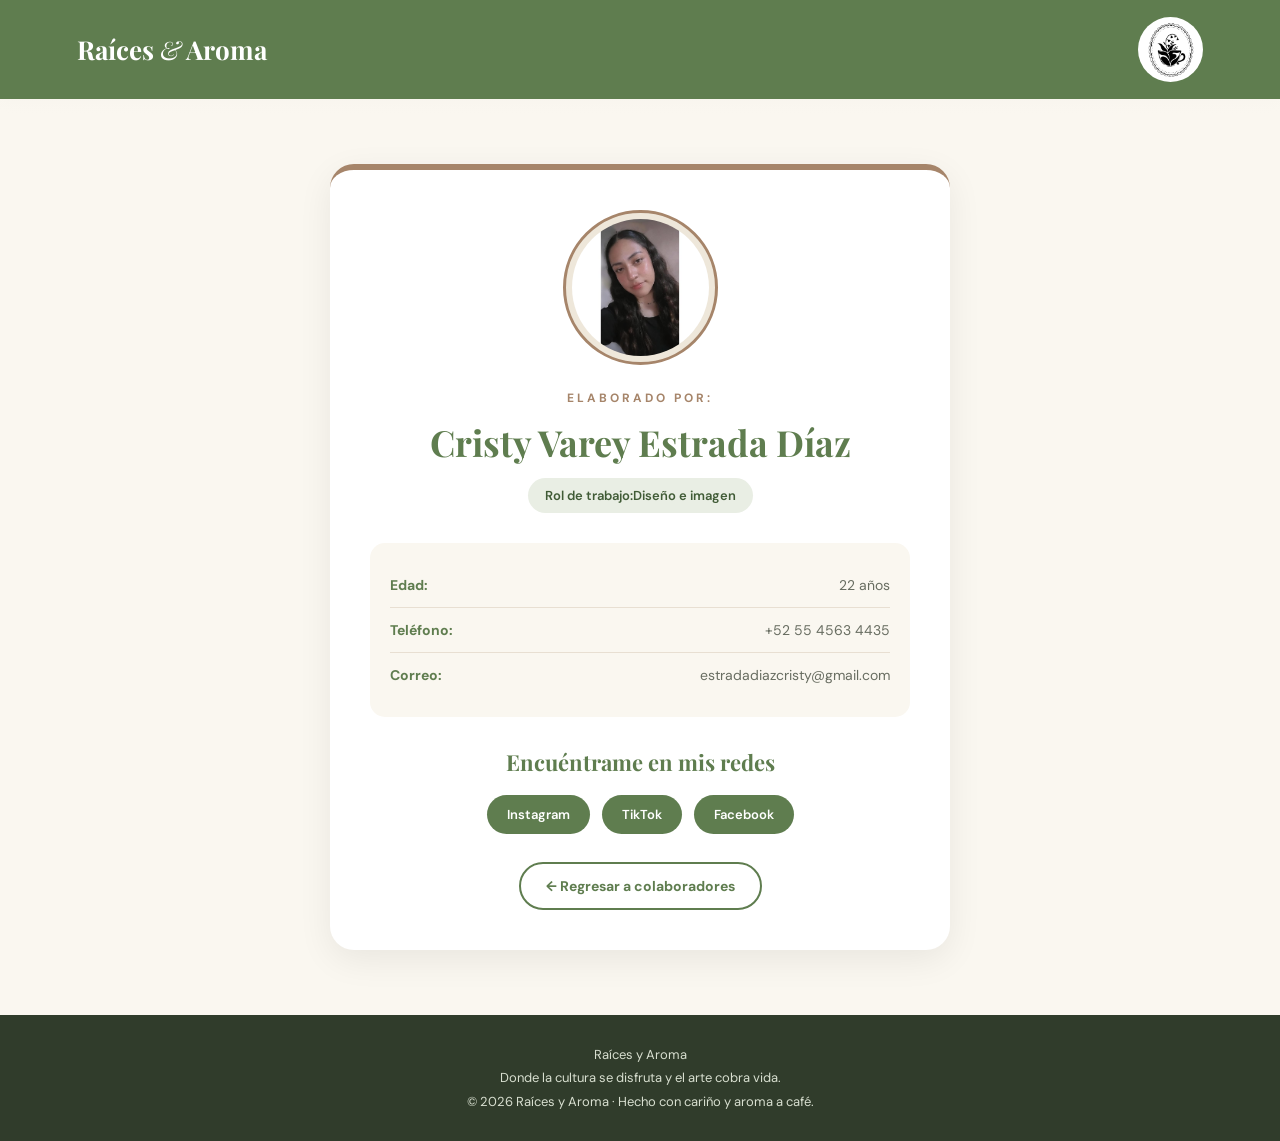
<file: CreditosCristy5.html>
<!DOCTYPE html>
<html lang="es">
<head>
    <meta charset="UTF-8">
    <meta name="viewport" content="width=device-width, initial-scale=1.0">
    <link rel="icon" type="image/png" href="imagenes/LogoR&A.png"/>

    <title>Créditos | Cristy Varey Estrada Díaz</title>

    <link href="https://fonts.googleapis.com/css2?family=DM+Sans:wght@400;500;600;700&family=Playfair+Display:wght@400;600;700&display=swap" rel="stylesheet">

    <style>

    :root{
        --verde:#5f7d4f;
        --verde-oscuro:#405b36;
        --cafe:#a6856a;
        --crema:#faf7f0;
        --crema-oscuro:#eee7da;
        --oscuro:#303c2b;
        --blanco:#fff;
    }

    *{
        box-sizing:border-box;
        margin:0;
        padding:0;
    }

    body{
        min-height:100vh;
        font-family:'DM Sans',sans-serif;
        background:var(--crema);
        color:var(--oscuro);
        display:flex;
        flex-direction:column;
    }

    /* ENCABEZADO */

    header.topbar{
        background:var(--verde);
        padding:17px 6%;
        display:flex;
        justify-content:space-between;
        align-items:center;
        box-shadow:0 3px 12px #00000018;
    }

    .logo{
        font-family:'Playfair Display',serif;
        font-size:26px;
        font-weight:bold;
        color:white;
        text-decoration:none;
    }

    .logo em{
        font-weight:400;
    }

    .cafe-logo{
        width:65px;
        height:65px;
        object-fit:contain;
        background:white;
        padding:5px;
        border-radius:50%;
    }

    /* FONDO */

    .fondo{
        flex:1;
        padding:65px 20px;
        display:flex;
        justify-content:center;
        align-items:center;
        background:
        linear-gradient(#faf7f0e8,#faf7f0e8),
        url('https://images.unsplash.com/photo-1442512595331-e89e73853f31?w=1600') center/cover;
    }

    /* TARJETA */

    .profile-card{
        width:100%;
        max-width:620px;
        background:white;
        border-radius:24px;
        padding:40px;
        text-align:center;
        box-shadow:0 10px 35px #00000012;
        border-top:6px solid var(--cafe);
    }

    /* FOTO */

    .avatar-container{
        width:155px;
        height:155px;
        margin:0 auto 25px;
        padding:6px;
        border:3px solid var(--cafe);
        border-radius:50%;
        background:var(--crema-oscuro);
    }

    .profile-avatar{
        width:100%;
        height:100%;
        object-fit:cover;
        border-radius:50%;
    }

    /* TITULO */

    .subtitle{
        color:var(--cafe);
        font-size:12px;
        font-weight:700;
        letter-spacing:3px;
        text-transform:uppercase;
        margin-bottom:12px;
    }

    .main-title{
        font-family:'Playfair Display',serif;
        color:var(--verde);
        font-size:clamp(27px,5vw,36px);
        margin-bottom:12px;
    }

    .role{
        display:inline-block;
        background:#e9eee4;
        color:var(--verde-oscuro);
        padding:9px 17px;
        border-radius:30px;
        font-size:13px;
        font-weight:600;
    }

    /* INFORMACION */

    .profile-info{
        margin:30px 0;
        background:var(--crema);
        padding:20px;
        border-radius:15px;
        text-align:left;
    }

    .info-item{
        display:flex;
        justify-content:space-between;
        align-items:flex-start;
        gap:12px;
        padding:13px 0;
        border-bottom:1px solid #e8dfd2;
        font-size:14px;
    }

    .info-item:last-child{
        border-bottom:none;
    }

    .label{
        color:var(--verde);
        font-weight:700;
    }

    .value{
        color:#686d61;
        text-align:right;
        overflow-wrap:anywhere;
    }

    .link{
        text-decoration:none;
    }

    .link:hover{
        color:var(--cafe);
    }

    /* REDES SOCIALES */

    .social-title{
        font-family:'Playfair Display',serif;
        color:var(--verde);
        font-size:22px;
        margin-bottom:18px;
    }

    .profile-socials{
        display:flex;
        justify-content:center;
        flex-wrap:wrap;
        gap:12px;
    }

    .social-link{
        text-decoration:none;
        background:var(--verde);
        color:white;
        padding:11px 20px;
        border-radius:25px;
        font-size:13px;
        font-weight:600;
        transition:.2s;
    }

    .social-link:hover{
        background:var(--verde-oscuro);
        transform:translateY(-3px);
    }

    /* BOTON REGRESAR */

    .volver{
        display:inline-block;
        margin-top:28px;
        padding:13px 25px;
        border:2px solid var(--verde);
        border-radius:30px;
        color:var(--verde);
        text-decoration:none;
        font-size:14px;
        font-weight:700;
        transition:.2s;
    }

    .volver:hover{
        background:var(--verde);
        color:white;
    }

    /* PIE DE PAGINA */

    footer.pie{
        background:var(--oscuro);
        color:white;
        text-align:center;
        padding:28px 15px;
    }

    footer.pie p{
        font-size:13px;
        color:#d8dfd0;
        line-height:1.8;
    }

    /* RESPONSIVE */

    @media(max-width:560px){

        header.topbar{
            padding:14px 20px;
        }

        .logo{
            font-size:22px;
        }

        .cafe-logo{
            width:55px;
            height:55px;
        }

        .fondo{
            padding:35px 15px;
        }

        .profile-card{
            padding:27px 20px;
        }

        .info-item{
            flex-direction:column;
            gap:5px;
        }

        .value{
            text-align:left;
        }

        .profile-socials{
            gap:8px;
        }

        .social-link{
            padding:10px 15px;
        }

    }

    </style>
</head>

<body>

    <!-- ENCABEZADO -->

    <header class="topbar">

        <a href="index.html" class="logo">
             Raíces <em>&</em> Aroma
        </a>

        <img src="imagenes/LogoR&A.png"
             alt="Logo de Raíces y Aroma"
             class="cafe-logo">

    </header>

    <!-- CONTENIDO PRINCIPAL -->

    <main class="fondo">

        <section class="profile-card">

            <!-- FOTO DE PERFIL -->

            <div class="avatar-container">

                <img src="imagenes/Cristy.jpeg"
                     alt="Fotografía de Cristy Varey"
                     class="profile-avatar">

            </div>

            <!-- INFORMACION PERSONAL -->

            <div class="profile-header">

                <p class="subtitle">Elaborado por:</p>

                <h1 class="main-title">
                    Cristy Varey Estrada Díaz
                </h1>

                <p class="role">
                    Rol de trabajo:Diseño e imagen
                </p>

            </div>

            <!-- DATOS -->

            <section class="profile-info">

                <div class="info-item">
                    <span class="label">Edad:</span>
                    <span class="value">22 años</span>
                </div>

                <div class="info-item">
                    <span class="label">Teléfono:</span>
                    <span class="value">+52 55 4563 4435</span>
                </div>

                <div class="info-item">
                    <span class="label">Correo:</span>

                    <a href="mailto:estradadiazcristy@gmail.com"
                       class="value link">
                        estradadiazcristy@gmail.com
                    </a>

                </div>

            </section>

            <!-- REDES SOCIALES -->

            <h2 class="social-title">
                Encuéntrame en mis redes
            </h2>

            <div class="profile-socials">

                <a href="https://instagram.com/cristy__ed?rpxt=c3dtbGlrcWo4NjNu"
                   target="_blank"
                   rel="noopener noreferrer"
                   class="social-link">
                    Instagram
                </a>

                <a href="https://www.tiktok.com/@cristy_ed?_r=1&_t=ZS-9AZCrZGXCSt"
                   target="_blank"
                   rel="noopener noreferrer"
                   class="social-link">
                    TikTok
                </a>

                <a href="https://www.facebook.com/share/1DQHLF9WRr/?mibextid=wwXIfr"
                   target="_blank"
                   rel="noopener noreferrer"
                   class="social-link">
                    Facebook
                </a>

            </div>

            <!-- REGRESAR -->

            <a href="colaboradores.html" class="volver">
                ← Regresar a colaboradores
            </a>

        </section>

    </main>

    <!-- PIE DE PAGINA -->

    <footer class="pie">

        <p>
            Raíces y Aroma
            <br>
            Donde la cultura se disfruta y el arte cobra vida.
            <br>
            © 2026 Raíces y Aroma · Hecho con cariño y aroma a café.
        </p>

    </footer>

</body>
</html>
</file>
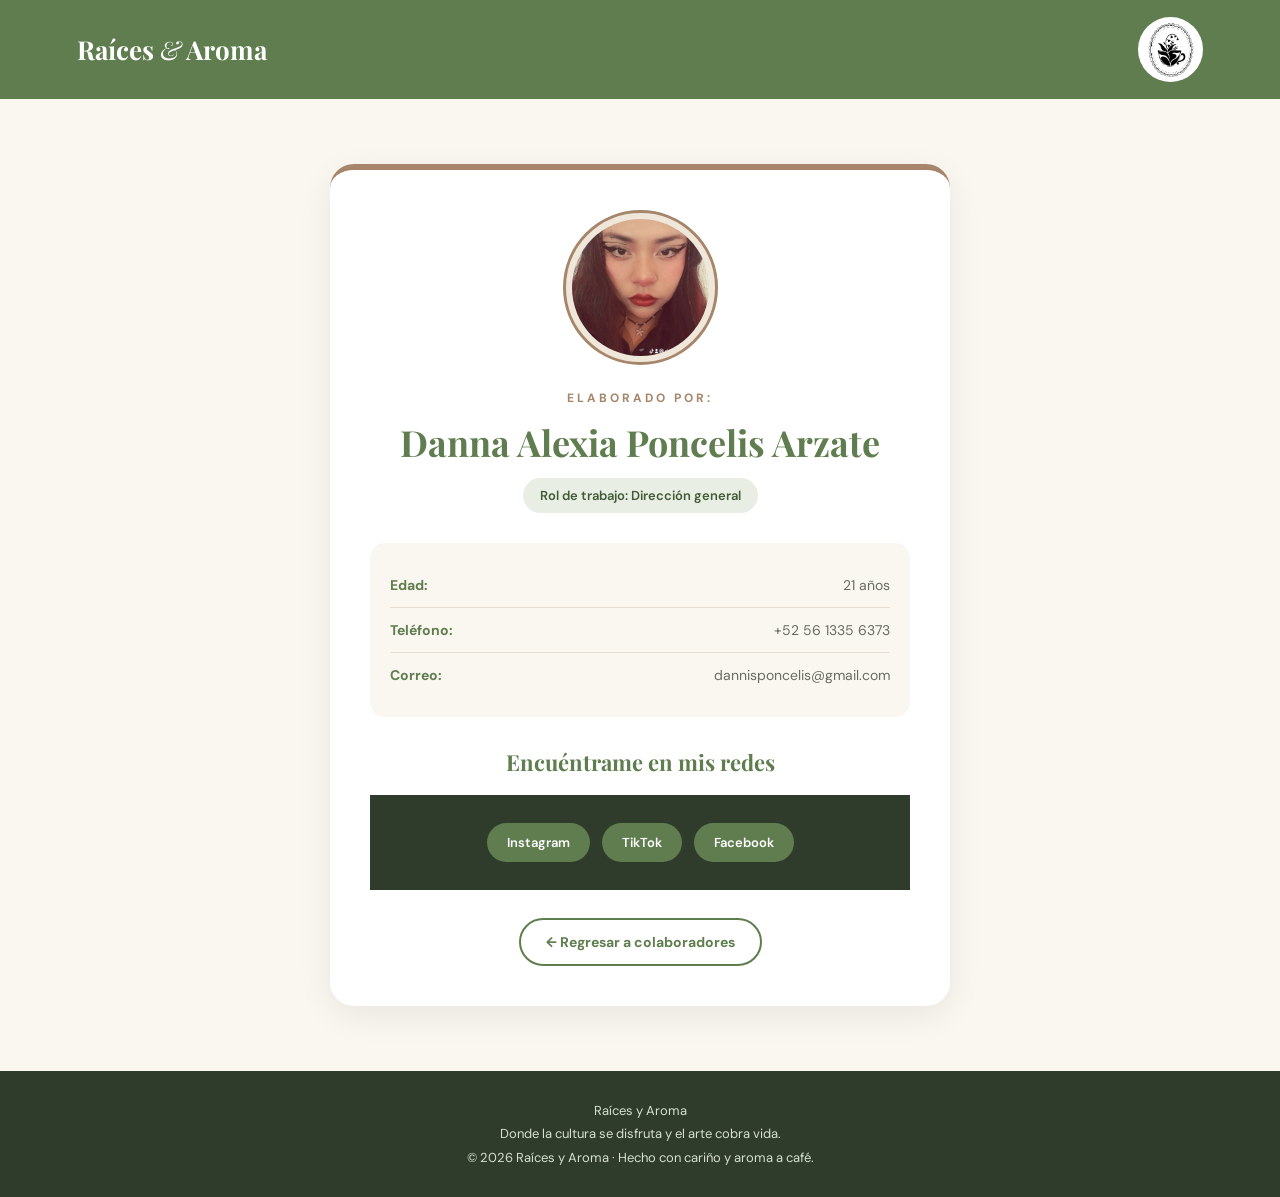
<file: CreditosDanna7.html>
<!DOCTYPE html>
<html lang="es">
<head>
    <meta charset="UTF-8">
    <meta name="viewport" content="width=device-width, initial-scale=1.0">
    <link rel="icon" type="image/png" href="imagenes/LogoR&A.png"/>

    <title>Créditos | Raíces y Aroma</title>

    <link href="https://fonts.googleapis.com/css2?family=DM+Sans:wght@400;500;600;700&family=Playfair+Display:wght@400;600;700&display=swap" rel="stylesheet">

    <style>

    :root{
        --verde:#5f7d4f;
        --verde-oscuro:#405b36;
        --cafe:#a6856a;
        --crema:#faf7f0;
        --crema-oscuro:#eee7da;
        --oscuro:#303c2b;
        --blanco:#fff;
    }

    *{
        box-sizing:border-box;
        margin:0;
        padding:0;
    }

    body{
        min-height:100vh;
        font-family:'DM Sans',sans-serif;
        background:var(--crema);
        color:var(--oscuro);
        display:flex;
        flex-direction:column;
    }

    /* ENCABEZADO */

    header.topbar{
        background:var(--verde);
        padding:17px 6%;
        display:flex;
        justify-content:space-between;
        align-items:center;
        box-shadow:0 3px 12px #00000018;
    }

    .logo{
        font-family:'Playfair Display',serif;
        font-size:26px;
        font-weight:bold;
        color:white;
        text-decoration:none;
    }

    .logo em{
        font-weight:400;
    }

    .cafe-logo{
        width:65px;
        height:65px;
        object-fit:contain;
        background:white;
        padding:5px;
        border-radius:50%;
    }

    /* FONDO */

    .fondo{
        flex:1;
        padding:65px 20px;
        display:flex;
        justify-content:center;
        align-items:center;
        background:
        linear-gradient(#faf7f0e8,#faf7f0e8),
        url('https://images.unsplash.com/photo-1442512595331-e89e73853f31?w=1600') center/cover;
    }

    /* TARJETA */

    .profile-card{
        width:100%;
        max-width:620px;
        background:white;
        border-radius:24px;
        padding:40px;
        text-align:center;
        box-shadow:0 10px 35px #00000012;
        border-top:6px solid var(--cafe);
    }

    /* FOTO */

    .avatar-container{
        width:155px;
        height:155px;
        margin:0 auto 25px;
        padding:6px;
        border:3px solid var(--cafe);
        border-radius:50%;
        background:var(--crema-oscuro);
    }

    .profile-avatar{
        width:100%;
        height:100%;
        object-fit:cover;
        border-radius:50%;
    }

    /* TITULO */

    .subtitle{
        color:var(--cafe);
        font-size:12px;
        font-weight:700;
        letter-spacing:3px;
        text-transform:uppercase;
        margin-bottom:12px;
    }

    .main-title{
        font-family:'Playfair Display',serif;
        color:var(--verde);
        font-size:clamp(27px,5vw,36px);
        margin-bottom:12px;
    }

    .role{
        display:inline-block;
        background:#e9eee4;
        color:var(--verde-oscuro);
        padding:9px 17px;
        border-radius:30px;
        font-size:13px;
        font-weight:600;
    }

    /* INFORMACION */

    .profile-info{
        margin:30px 0;
        background:var(--crema);
        padding:20px;
        border-radius:15px;
        text-align:left;
    }

    .info-item{
        display:flex;
        justify-content:space-between;
        align-items:flex-start;
        gap:12px;
        padding:13px 0;
        border-bottom:1px solid #e8dfd2;
        font-size:14px;
    }

    .info-item:last-child{
        border-bottom:none;
    }

    .label{
        color:var(--verde);
        font-weight:700;
    }

    .value{
        color:#686d61;
        text-align:right;
        overflow-wrap:anywhere;
    }

    .link{
        text-decoration:none;
    }

    .link:hover{
        color:var(--cafe);
    }

    /* REDES SOCIALES */

    .social-title{
        font-family:'Playfair Display',serif;
        color:var(--verde);
        font-size:22px;
        margin-bottom:18px;
    }

    .profile-socials{
        display:flex;
        justify-content:center;
        flex-wrap:wrap;
        gap:12px;
    }

    .social-link{
        text-decoration:none;
        background:var(--verde);
        color:white;
        padding:11px 20px;
        border-radius:25px;
        font-size:13px;
        font-weight:600;
        transition:.2s;
    }

    .social-link:hover{
        background:var(--verde-oscuro);
        transform:translateY(-3px);
    }

    /* BOTON REGRESAR */

    .volver{
        display:inline-block;
        margin-top:28px;
        padding:13px 25px;
        border:2px solid var(--verde);
        border-radius:30px;
        color:var(--verde);
        text-decoration:none;
        font-size:14px;
        font-weight:700;
        transition:.2s;
    }

    .volver:hover{
        background:var(--verde);
        color:white;
    }

    /* PIE DE PAGINA */

    footer{
        background:var(--oscuro);
        color:white;
        text-align:center;
        padding:28px 15px;
    }

    footer p{
        font-size:13px;
        color:#d8dfd0;
        line-height:1.8;
    }

    /* RESPONSIVE */

    @media(max-width:560px){

        header.topbar{
            padding:14px 20px;
        }

        .logo{
            font-size:22px;
        }

        .cafe-logo{
            width:55px;
            height:55px;
        }

        .fondo{
            padding:35px 15px;
        }

        .profile-card{
            padding:27px 20px;
        }

        .info-item{
            flex-direction:column;
            gap:5px;
        }

        .value{
            text-align:left;
        }

        .profile-socials{
            gap:8px;
        }

        .social-link{
            padding:10px 15px;
        }

    }

    </style>
</head>

<body>

    <!-- ENCABEZADO -->

    <header class="topbar">

        <a href="index.html" class="logo">
             Raíces <em>&</em> Aroma
        </a>

        <img src="imagenes/LogoR&A.png" alt="Logo de Raíces y Aroma" class="cafe-logo">

    </header>

    <!-- CONTENIDO PRINCIPAL -->

    <main class="fondo">

        <section class="profile-card">

            <!-- FOTO DE PERFIL -->

            <div class="avatar-container">
                <img src="imagenes/Danna.jpeg" alt="Fotografía de Danna" class="profile-avatar">
            </div>

            <!-- INFORMACION PERSONAL -->

            <div class="profile-header">

                <p class="subtitle">Elaborado por:</p>

                <h1 class="main-title">
                    Danna Alexia Poncelis Arzate
                </h1>

                <p class="role">
                    Rol de trabajo: Dirección general
                </p>

            </div>

            <!-- DATOS -->

            <section class="profile-info">

                <div class="info-item">
                    <span class="label">Edad:</span>
                    <span class="value">21 años</span>
                </div>

                <div class="info-item">
                    <span class="label">Teléfono:</span>
                    <span class="value">+52 56 1335 6373</span>
                </div>

                <div class="info-item">
                    <span class="label">Correo:</span>
                    <a href="mailto:dannisponcelis@gmail.com" class="value link">
                        dannisponcelis@gmail.com
                    </a>
                </div>

            </section>

            <!-- REDES SOCIALES -->

            <h2 class="social-title">Encuéntrame en mis redes</h2>

            <footer class="profile-socials">

                <a href="https://instagram.com/danniss_ponc?obrf=cnR3ZG10cWpqd2w%3D"
                   target="_blank" rel="noopener noreferrer" class="social-link">
                    Instagram
                </a>

                <a href="https://www.tiktok.com/@dannaponcelisarza?_r=1&_t=ZS-9AZCS2eYGpz"
                   target="_blank" rel="noopener noreferrer" class="social-link">
                    TikTok
                </a>

                <a href="https://www.facebook.com/share/18WUUpXSxM/?mibextid=wwXIfr"
                   target="_blank" rel="noopener noreferrer" class="social-link">
                    Facebook
                </a>

            </footer>

            <!-- REGRESAR -->

            <a href="colaboradores.html" class="volver">
                ← Regresar a colaboradores
            </a>

        </section>

    </main>

    <!-- PIE DE PAGINA -->

    <footer>
        <p>
            Raíces y Aroma
            <br>
            Donde la cultura se disfruta y el arte cobra vida.
            <br>
            © 2026 Raíces y Aroma · Hecho con cariño y aroma a café.
        </p>
    </footer>

</body>
</html>
</file>
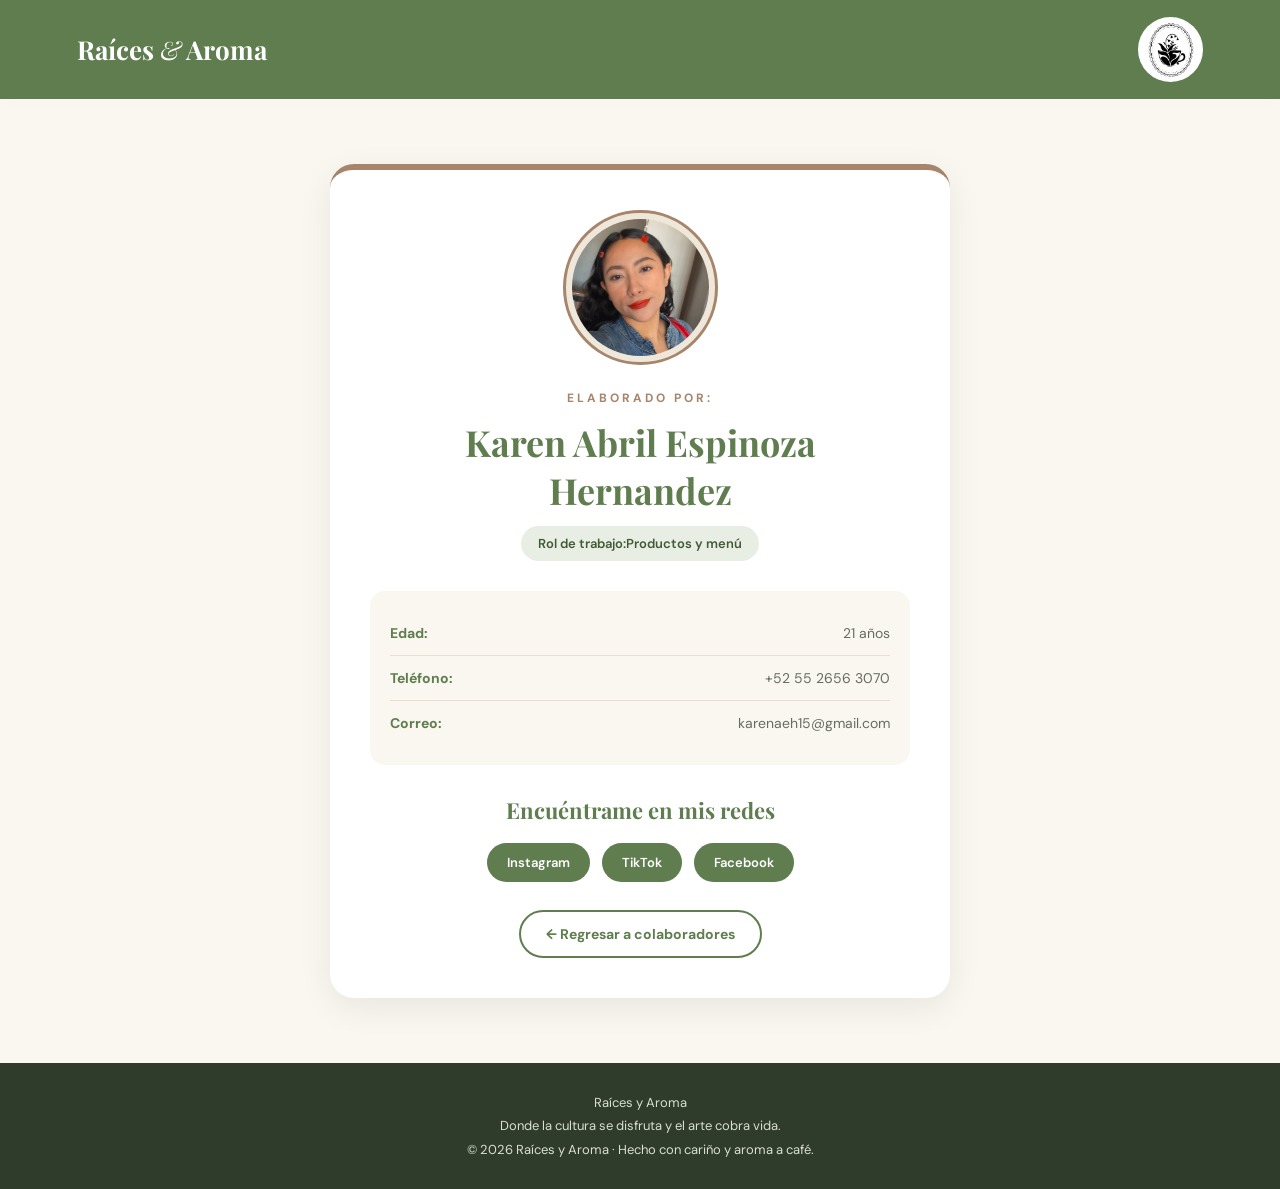
<file: CreditosKaren6.html>
<!DOCTYPE html>
<html lang="es">
<head>
    <meta charset="UTF-8">
    <meta name="viewport" content="width=device-width, initial-scale=1.0">
    <link rel="icon" type="image/png" href="imagenes/LogoR&A.png"/>

    <title>Créditos | Karen Abril Espinoza Hernandez</title>

    <link href="https://fonts.googleapis.com/css2?family=DM+Sans:wght@400;500;600;700&family=Playfair+Display:wght@400;600;700&display=swap" rel="stylesheet">

    <style>

    :root{
        --verde:#5f7d4f;
        --verde-oscuro:#405b36;
        --cafe:#a6856a;
        --crema:#faf7f0;
        --crema-oscuro:#eee7da;
        --oscuro:#303c2b;
        --blanco:#fff;
    }

    *{
        box-sizing:border-box;
        margin:0;
        padding:0;
    }

    body{
        min-height:100vh;
        font-family:'DM Sans',sans-serif;
        background:var(--crema);
        color:var(--oscuro);
        display:flex;
        flex-direction:column;
    }

    /* ENCABEZADO */

    header.topbar{
        background:var(--verde);
        padding:17px 6%;
        display:flex;
        justify-content:space-between;
        align-items:center;
        box-shadow:0 3px 12px #00000018;
    }

    .logo{
        font-family:'Playfair Display',serif;
        font-size:26px;
        font-weight:bold;
        color:white;
        text-decoration:none;
    }

    .logo em{
        font-weight:400;
    }

    .cafe-logo{
        width:65px;
        height:65px;
        object-fit:contain;
        background:white;
        padding:5px;
        border-radius:50%;
    }

    /* FONDO */

    .fondo{
        flex:1;
        padding:65px 20px;
        display:flex;
        justify-content:center;
        align-items:center;
        background:
        linear-gradient(#faf7f0e8,#faf7f0e8),
        url('https://images.unsplash.com/photo-1442512595331-e89e73853f31?w=1600') center/cover;
    }

    /* TARJETA */

    .profile-card{
        width:100%;
        max-width:620px;
        background:white;
        border-radius:24px;
        padding:40px;
        text-align:center;
        box-shadow:0 10px 35px #00000012;
        border-top:6px solid var(--cafe);
    }

    /* FOTO */

    .avatar-container{
        width:155px;
        height:155px;
        margin:0 auto 25px;
        padding:6px;
        border:3px solid var(--cafe);
        border-radius:50%;
        background:var(--crema-oscuro);
    }

    .profile-avatar{
        width:100%;
        height:100%;
        object-fit:cover;
        border-radius:50%;
    }

    /* TITULO */

    .subtitle{
        color:var(--cafe);
        font-size:12px;
        font-weight:700;
        letter-spacing:3px;
        text-transform:uppercase;
        margin-bottom:12px;
    }

    .main-title{
        font-family:'Playfair Display',serif;
        color:var(--verde);
        font-size:clamp(27px,5vw,36px);
        margin-bottom:12px;
    }

    .role{
        display:inline-block;
        background:#e9eee4;
        color:var(--verde-oscuro);
        padding:9px 17px;
        border-radius:30px;
        font-size:13px;
        font-weight:600;
    }

    /* INFORMACION */

    .profile-info{
        margin:30px 0;
        background:var(--crema);
        padding:20px;
        border-radius:15px;
        text-align:left;
    }

    .info-item{
        display:flex;
        justify-content:space-between;
        align-items:flex-start;
        gap:12px;
        padding:13px 0;
        border-bottom:1px solid #e8dfd2;
        font-size:14px;
    }

    .info-item:last-child{
        border-bottom:none;
    }

    .label{
        color:var(--verde);
        font-weight:700;
    }

    .value{
        color:#686d61;
        text-align:right;
        overflow-wrap:anywhere;
    }

    .link{
        text-decoration:none;
    }

    .link:hover{
        color:var(--cafe);
    }

    /* REDES SOCIALES */

    .social-title{
        font-family:'Playfair Display',serif;
        color:var(--verde);
        font-size:22px;
        margin-bottom:18px;
    }

    .profile-socials{
        display:flex;
        justify-content:center;
        flex-wrap:wrap;
        gap:12px;
    }

    .social-link{
        text-decoration:none;
        background:var(--verde);
        color:white;
        padding:11px 20px;
        border-radius:25px;
        font-size:13px;
        font-weight:600;
        transition:.2s;
    }

    .social-link:hover{
        background:var(--verde-oscuro);
        transform:translateY(-3px);
    }

    /* BOTON REGRESAR */

    .volver{
        display:inline-block;
        margin-top:28px;
        padding:13px 25px;
        border:2px solid var(--verde);
        border-radius:30px;
        color:var(--verde);
        text-decoration:none;
        font-size:14px;
        font-weight:700;
        transition:.2s;
    }

    .volver:hover{
        background:var(--verde);
        color:white;
    }

    /* PIE DE PAGINA */

    footer.pie{
        background:var(--oscuro);
        color:white;
        text-align:center;
        padding:28px 15px;
    }

    footer.pie p{
        font-size:13px;
        color:#d8dfd0;
        line-height:1.8;
    }

    /* RESPONSIVE */

    @media(max-width:560px){

        header.topbar{
            padding:14px 20px;
        }

        .logo{
            font-size:22px;
        }

        .cafe-logo{
            width:55px;
            height:55px;
        }

        .fondo{
            padding:35px 15px;
        }

        .profile-card{
            padding:27px 20px;
        }

        .info-item{
            flex-direction:column;
            gap:5px;
        }

        .value{
            text-align:left;
        }

        .profile-socials{
            gap:8px;
        }

        .social-link{
            padding:10px 15px;
        }

    }

    </style>
</head>

<body>

    <!-- ENCABEZADO -->

    <header class="topbar">

        <a href="index.html" class="logo">
              Raíces <em>&</em> Aroma
        </a>

        <img src="imagenes/LogoR&A.png"
             alt="Logo de Raíces y Aroma"
             class="cafe-logo">

    </header>

    <!-- CONTENIDO PRINCIPAL -->

    <main class="fondo">

        <section class="profile-card">

            <!-- FOTO DE PERFIL -->

            <div class="avatar-container">

                <img src="imagenes/Karen.jpeg"
                     alt="Fotografía de Karen"
                     class="profile-avatar">

            </div>

            <!-- INFORMACION PERSONAL -->

            <div class="profile-header">

                <p class="subtitle">Elaborado por:</p>

                <h1 class="main-title">
                    Karen Abril Espinoza Hernandez
                </h1>

                <p class="role">
                    Rol de trabajo:Productos y menú

                </p>

            </div>

            <!-- DATOS -->

            <section class="profile-info">

                <div class="info-item">
                    <span class="label">Edad:</span>
                    <span class="value">21 años</span>
                </div>

                <div class="info-item">
                    <span class="label">Teléfono:</span>
                    <span class="value">+52 55 2656 3070</span>
                </div>

                <div class="info-item">
                    <span class="label">Correo:</span>

                    <a href="mailto:karenaeh15@gmail.com"
                       class="value link">
                        karenaeh15@gmail.com
                    </a>

                </div>

            </section>

            <!-- REDES SOCIALES -->

            <h2 class="social-title">
                Encuéntrame en mis redes
            </h2>

            <div class="profile-socials">

                <a href="https://instagram.com/karen_esph?rpxt=eHg0bW1oZGcyYzVs"
                   target="_blank"
                   rel="noopener noreferrer"
                   class="social-link">
                    Instagram
                </a>

                <a href="https://www.tiktok.com/@kxrxnxx08?_r=1&_t=ZS-9AZCKRi3jOx"
                   target="_blank"
                   rel="noopener noreferrer"
                   class="social-link">
                    TikTok
                </a>

                <a href="https://www.facebook.com/share/1CRuFb5qYY/?mibextid=wwXIfr"
                   target="_blank"
                   rel="noopener noreferrer"
                   class="social-link">
                    Facebook
                </a>

            </div>

            <!-- REGRESAR -->

            <a href="colaboradores.html" class="volver">
                ← Regresar a colaboradores
            </a>

        </section>

    </main>

    <!-- PIE DE PAGINA -->

    <footer class="pie">

        <p>
            Raíces y Aroma
            <br>
            Donde la cultura se disfruta y el arte cobra vida.
            <br>
            © 2026 Raíces y Aroma · Hecho con cariño y aroma a café.
        </p>

    </footer>

</body>
</html>
</file>
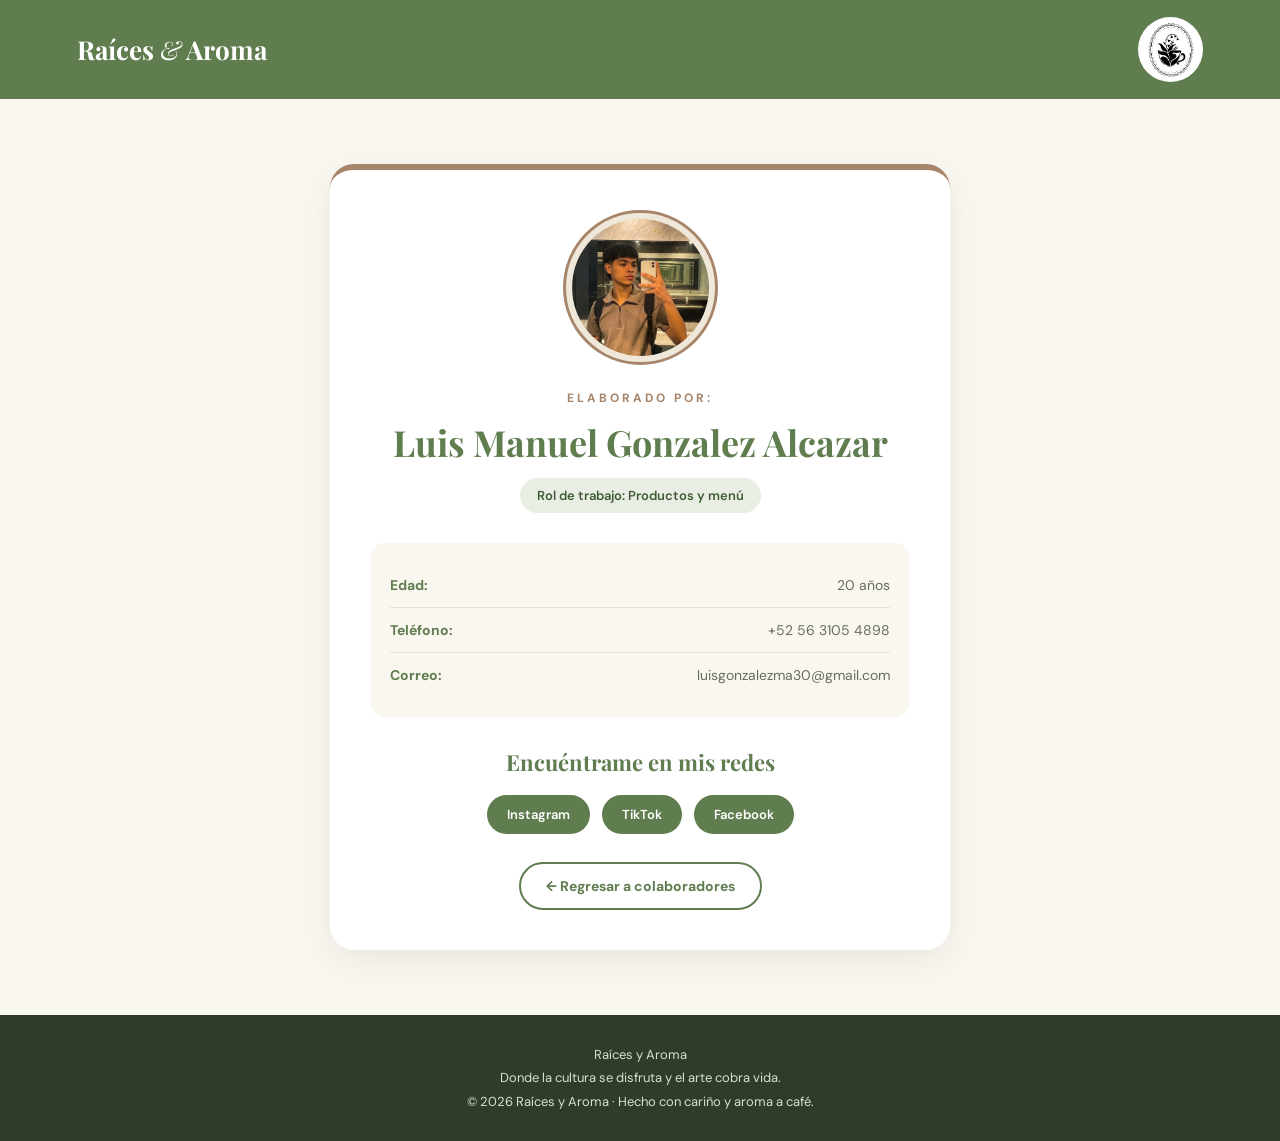
<file: CreditosLuis4.html>
<!DOCTYPE html>
<html lang="es">
<head>
    <meta charset="UTF-8">
    <meta name="viewport" content="width=device-width, initial-scale=1.0">
    <link rel="icon" type="image/png" href="imagenes/LogoR&A.png"/>

    <title>Créditos | Luis Manuel Gonzalez Alcazar</title>

    <link href="https://fonts.googleapis.com/css2?family=DM+Sans:wght@400;500;600;700&family=Playfair+Display:wght@400;600;700&display=swap" rel="stylesheet">

    <style>

    :root{
        --verde:#5f7d4f;
        --verde-oscuro:#405b36;
        --cafe:#a6856a;
        --crema:#faf7f0;
        --crema-oscuro:#eee7da;
        --oscuro:#303c2b;
        --blanco:#fff;
    }

    *{
        box-sizing:border-box;
        margin:0;
        padding:0;
    }

    body{
        min-height:100vh;
        font-family:'DM Sans',sans-serif;
        background:var(--crema);
        color:var(--oscuro);
        display:flex;
        flex-direction:column;
    }

    /* ENCABEZADO */

    header.topbar{
        background:var(--verde);
        padding:17px 6%;
        display:flex;
        justify-content:space-between;
        align-items:center;
        box-shadow:0 3px 12px #00000018;
    }

    .logo{
        font-family:'Playfair Display',serif;
        font-size:26px;
        font-weight:bold;
        color:white;
        text-decoration:none;
    }

    .logo em{
        font-weight:400;
    }

    .cafe-logo{
        width:65px;
        height:65px;
        object-fit:contain;
        background:white;
        padding:5px;
        border-radius:50%;
    }

    /* FONDO */

    .fondo{
        flex:1;
        padding:65px 20px;
        display:flex;
        justify-content:center;
        align-items:center;
        background:
        linear-gradient(#faf7f0e8,#faf7f0e8),
        url('https://images.unsplash.com/photo-1442512595331-e89e73853f31?w=1600') center/cover;
    }

    /* TARJETA */

    .profile-card{
        width:100%;
        max-width:620px;
        background:white;
        border-radius:24px;
        padding:40px;
        text-align:center;
        box-shadow:0 10px 35px #00000012;
        border-top:6px solid var(--cafe);
    }

    /* FOTO */

    .avatar-container{
        width:155px;
        height:155px;
        margin:0 auto 25px;
        padding:6px;
        border:3px solid var(--cafe);
        border-radius:50%;
        background:var(--crema-oscuro);
    }

    .profile-avatar{
        width:100%;
        height:100%;
        object-fit:cover;
        border-radius:50%;
    }

    /* TITULO */

    .subtitle{
        color:var(--cafe);
        font-size:12px;
        font-weight:700;
        letter-spacing:3px;
        text-transform:uppercase;
        margin-bottom:12px;
    }

    .main-title{
        font-family:'Playfair Display',serif;
        color:var(--verde);
        font-size:clamp(27px,5vw,36px);
        margin-bottom:12px;
    }

    .role{
        display:inline-block;
        background:#e9eee4;
        color:var(--verde-oscuro);
        padding:9px 17px;
        border-radius:30px;
        font-size:13px;
        font-weight:600;
    }

    /* INFORMACION */

    .profile-info{
        margin:30px 0;
        background:var(--crema);
        padding:20px;
        border-radius:15px;
        text-align:left;
    }

    .info-item{
        display:flex;
        justify-content:space-between;
        align-items:flex-start;
        gap:12px;
        padding:13px 0;
        border-bottom:1px solid #e8dfd2;
        font-size:14px;
    }

    .info-item:last-child{
        border-bottom:none;
    }

    .label{
        color:var(--verde);
        font-weight:700;
    }

    .value{
        color:#686d61;
        text-align:right;
        overflow-wrap:anywhere;
    }

    .link{
        text-decoration:none;
    }

    .link:hover{
        color:var(--cafe);
    }

    /* REDES SOCIALES */

    .social-title{
        font-family:'Playfair Display',serif;
        color:var(--verde);
        font-size:22px;
        margin-bottom:18px;
    }

    .profile-socials{
        display:flex;
        justify-content:center;
        flex-wrap:wrap;
        gap:12px;
    }

    .social-link{
        text-decoration:none;
        background:var(--verde);
        color:white;
        padding:11px 20px;
        border-radius:25px;
        font-size:13px;
        font-weight:600;
        transition:.2s;
    }

    .social-link:hover{
        background:var(--verde-oscuro);
        transform:translateY(-3px);
    }

    /* BOTON REGRESAR */

    .volver{
        display:inline-block;
        margin-top:28px;
        padding:13px 25px;
        border:2px solid var(--verde);
        border-radius:30px;
        color:var(--verde);
        text-decoration:none;
        font-size:14px;
        font-weight:700;
        transition:.2s;
    }

    .volver:hover{
        background:var(--verde);
        color:white;
    }

    /* PIE DE PAGINA */

    footer.pie{
        background:var(--oscuro);
        color:white;
        text-align:center;
        padding:28px 15px;
    }

    footer.pie p{
        font-size:13px;
        color:#d8dfd0;
        line-height:1.8;
    }

    /* RESPONSIVE */

    @media(max-width:560px){

        header.topbar{
            padding:14px 20px;
        }

        .logo{
            font-size:22px;
        }

        .cafe-logo{
            width:55px;
            height:55px;
        }

        .fondo{
            padding:35px 15px;
        }

        .profile-card{
            padding:27px 20px;
        }

        .info-item{
            flex-direction:column;
            gap:5px;
        }

        .value{
            text-align:left;
        }

        .profile-socials{
            gap:8px;
        }

        .social-link{
            padding:10px 15px;
        }

    }

    </style>
</head>

<body>

    <!-- ENCABEZADO -->

    <header class="topbar">

        <a href="index.html" class="logo">
          Raíces <em>&</em> Aroma
        </a>

        <img src="imagenes/LogoR&A.png"
             alt="Logo de Raíces y Aroma"
             class="cafe-logo">

    </header>

    <!-- CONTENIDO PRINCIPAL -->

    <main class="fondo">

        <section class="profile-card">

            <!-- FOTO DE PERFIL -->

            <div class="avatar-container">

                <img src="imagenes/Luis.jpeg"
                     alt="Fotografía de Luis Manuel"
                     class="profile-avatar">

            </div>

            <!-- INFORMACION PERSONAL -->

            <div class="profile-header">

                <p class="subtitle">Elaborado por:</p>

                <h1 class="main-title">
                    Luis Manuel Gonzalez Alcazar
                </h1>

                <p class="role">
                    Rol de trabajo: Productos y menú
                </p>

            </div>

            <!-- DATOS -->

            <section class="profile-info">

                <div class="info-item">
                    <span class="label">Edad:</span>
                    <span class="value">20 años</span>
                </div>

                <div class="info-item">
                    <span class="label">Teléfono:</span>
                    <span class="value">+52 56 3105 4898</span>
                </div>

                <div class="info-item">
                    <span class="label">Correo:</span>

                    <a href="mailto:luisgonzalezma30@gmail.com"
                       class="value link">
                        luisgonzalezma30@gmail.com
                    </a>

                </div>

            </section>

            <!-- REDES SOCIALES -->

            <h2 class="social-title">
                Encuéntrame en mis redes
            </h2>

            <div class="profile-socials">

                <a href="https://instagram.com/gon_wix1?rpxt=MTdmY2Nna3hmcnBrag%3D%3D"
                   target="_blank"
                   rel="noopener noreferrer"
                   class="social-link">
                    Instagram
                </a>

                <a href="https://www.tiktok.com/@gonwix?_r=1&_t=ZS-9AZC9cvvDMt"
                   target="_blank"
                   rel="noopener noreferrer"
                   class="social-link">
                    TikTok
                </a>

                <a href="https://www.facebook.com/share/1BrYxGZoVN/?mibextid=wwXIfr"
                   target="_blank"
                   rel="noopener noreferrer"
                   class="social-link">
                    Facebook
                </a>

            </div>

            <!-- REGRESAR -->

            <a href="colaboradores.html" class="volver">
                ← Regresar a colaboradores
            </a>

        </section>

    </main>

    <!-- PIE DE PAGINA -->

    <footer class="pie">

        <p>
            Raíces y Aroma
            <br>
            Donde la cultura se disfruta y el arte cobra vida.
            <br>
            © 2026 Raíces y Aroma · Hecho con cariño y aroma a café.
        </p>

    </footer>

</body>
</html>
</file>
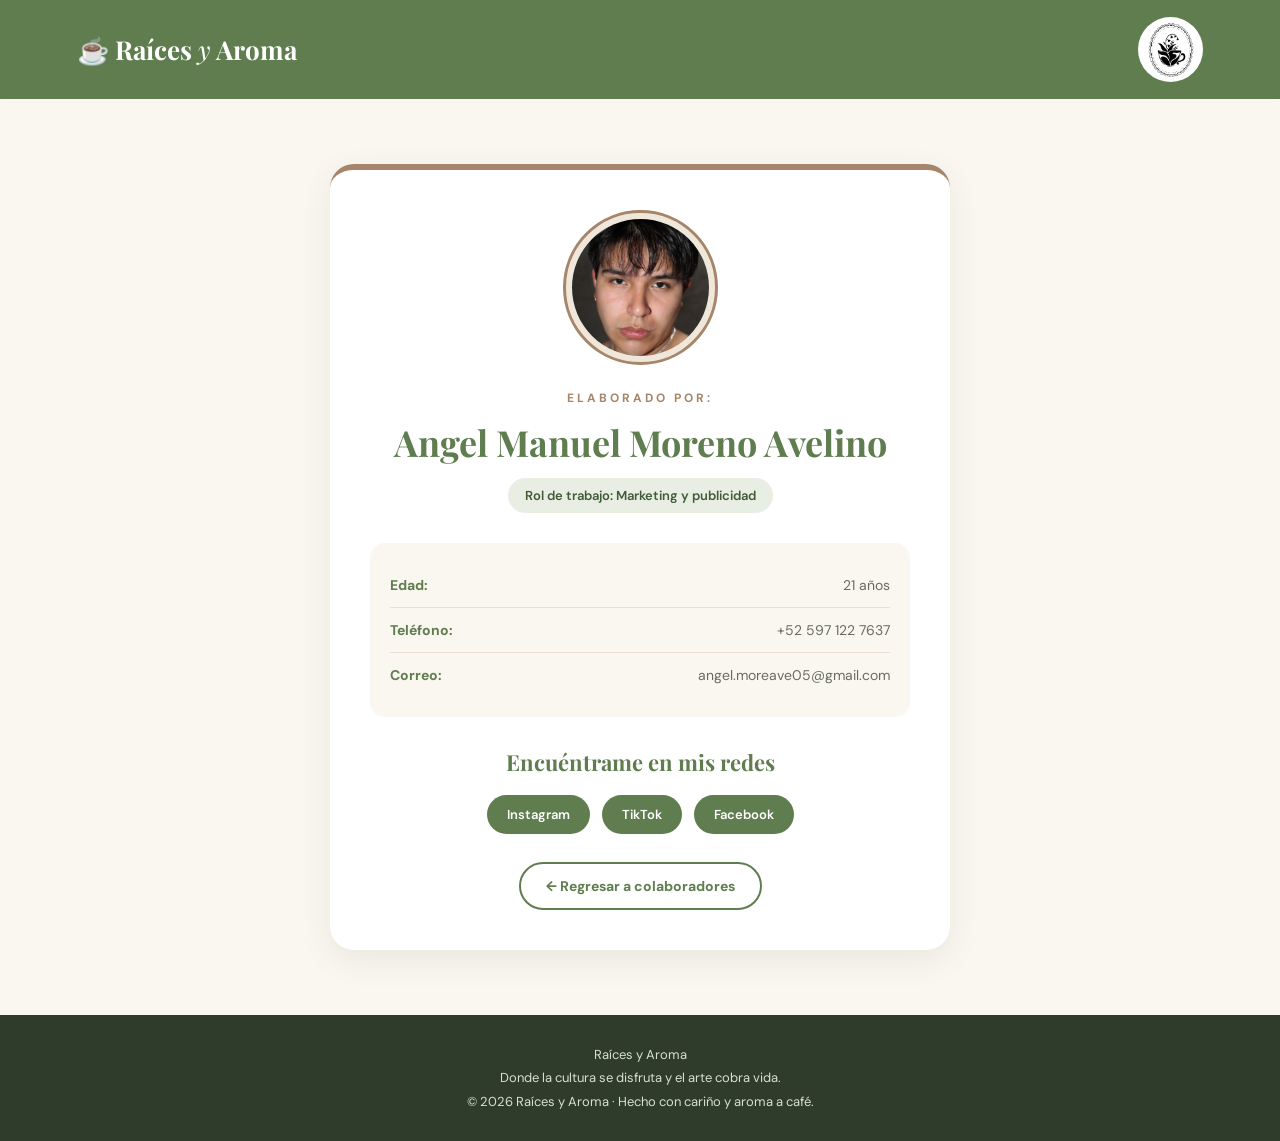
<file: CreditosManu3.html>
<!DOCTYPE html>
<html lang="es">
<head>
    <meta charset="UTF-8">
    <meta name="viewport" content="width=device-width, initial-scale=1.0">
    <link rel="icon" type="image/png" href="imagenes/LogoR&A.png"/>

    <title>Créditos | Angel Manuel Moreno Avelino</title>

    <link href="https://fonts.googleapis.com/css2?family=DM+Sans:wght@400;500;600;700&family=Playfair+Display:wght@400;600;700&display=swap" rel="stylesheet">

    <style>

    :root{
        --verde:#5f7d4f;
        --verde-oscuro:#405b36;
        --cafe:#a6856a;
        --crema:#faf7f0;
        --crema-oscuro:#eee7da;
        --oscuro:#303c2b;
        --blanco:#fff;
    }

    *{
        box-sizing:border-box;
        margin:0;
        padding:0;
    }

    body{
        min-height:100vh;
        font-family:'DM Sans',sans-serif;
        background:var(--crema);
        color:var(--oscuro);
        display:flex;
        flex-direction:column;
    }

    /* ENCABEZADO */

    header.topbar{
        background:var(--verde);
        padding:17px 6%;
        display:flex;
        justify-content:space-between;
        align-items:center;
        box-shadow:0 3px 12px #00000018;
    }

    .logo{
        font-family:'Playfair Display',serif;
        font-size:26px;
        font-weight:bold;
        color:white;
        text-decoration:none;
    }

    .logo em{
        font-weight:400;
    }

    .cafe-logo{
        width:65px;
        height:65px;
        object-fit:contain;
        background:white;
        padding:5px;
        border-radius:50%;
    }

    /* FONDO */

    .fondo{
        flex:1;
        padding:65px 20px;
        display:flex;
        justify-content:center;
        align-items:center;
        background:
        linear-gradient(#faf7f0e8,#faf7f0e8),
        url('https://images.unsplash.com/photo-1442512595331-e89e73853f31?w=1600') center/cover;
    }

    /* TARJETA */

    .profile-card{
        width:100%;
        max-width:620px;
        background:white;
        border-radius:24px;
        padding:40px;
        text-align:center;
        box-shadow:0 10px 35px #00000012;
        border-top:6px solid var(--cafe);
    }

    /* FOTO */

    .avatar-container{
        width:155px;
        height:155px;
        margin:0 auto 25px;
        padding:6px;
        border:3px solid var(--cafe);
        border-radius:50%;
        background:var(--crema-oscuro);
    }

    .profile-avatar{
        width:100%;
        height:100%;
        object-fit:cover;
        border-radius:50%;
    }

    /* TITULO */

    .subtitle{
        color:var(--cafe);
        font-size:12px;
        font-weight:700;
        letter-spacing:3px;
        text-transform:uppercase;
        margin-bottom:12px;
    }

    .main-title{
        font-family:'Playfair Display',serif;
        color:var(--verde);
        font-size:clamp(27px,5vw,36px);
        margin-bottom:12px;
    }

    .role{
        display:inline-block;
        background:#e9eee4;
        color:var(--verde-oscuro);
        padding:9px 17px;
        border-radius:30px;
        font-size:13px;
        font-weight:600;
    }

    /* INFORMACION */

    .profile-info{
        margin:30px 0;
        background:var(--crema);
        padding:20px;
        border-radius:15px;
        text-align:left;
    }

    .info-item{
        display:flex;
        justify-content:space-between;
        align-items:flex-start;
        gap:12px;
        padding:13px 0;
        border-bottom:1px solid #e8dfd2;
        font-size:14px;
    }

    .info-item:last-child{
        border-bottom:none;
    }

    .label{
        color:var(--verde);
        font-weight:700;
    }

    .value{
        color:#686d61;
        text-align:right;
        overflow-wrap:anywhere;
    }

    .link{
        text-decoration:none;
    }

    .link:hover{
        color:var(--cafe);
    }

    /* REDES SOCIALES */

    .social-title{
        font-family:'Playfair Display',serif;
        color:var(--verde);
        font-size:22px;
        margin-bottom:18px;
    }

    .profile-socials{
        display:flex;
        justify-content:center;
        flex-wrap:wrap;
        gap:12px;
    }

    .social-link{
        text-decoration:none;
        background:var(--verde);
        color:white;
        padding:11px 20px;
        border-radius:25px;
        font-size:13px;
        font-weight:600;
        transition:.2s;
    }

    .social-link:hover{
        background:var(--verde-oscuro);
        transform:translateY(-3px);
    }

    /* BOTON REGRESAR */

    .volver{
        display:inline-block;
        margin-top:28px;
        padding:13px 25px;
        border:2px solid var(--verde);
        border-radius:30px;
        color:var(--verde);
        text-decoration:none;
        font-size:14px;
        font-weight:700;
        transition:.2s;
    }

    .volver:hover{
        background:var(--verde);
        color:white;
    }

    /* PIE DE PAGINA */

    footer.pie{
        background:var(--oscuro);
        color:white;
        text-align:center;
        padding:28px 15px;
    }

    footer.pie p{
        font-size:13px;
        color:#d8dfd0;
        line-height:1.8;
    }

    /* RESPONSIVE */

    @media(max-width:560px){

        header.topbar{
            padding:14px 20px;
        }

        .logo{
            font-size:22px;
        }

        .cafe-logo{
            width:55px;
            height:55px;
        }

        .fondo{
            padding:35px 15px;
        }

        .profile-card{
            padding:27px 20px;
        }

        .info-item{
            flex-direction:column;
            gap:5px;
        }

        .value{
            text-align:left;
        }

        .profile-socials{
            gap:8px;
        }

        .social-link{
            padding:10px 15px;
        }

    }

    </style>
</head>

<body>

    <!-- ENCABEZADO -->

    <header class="topbar">

        <a href="index.html" class="logo">
            ☕ Raíces <em>y</em> Aroma
        </a>

        <img src="imagenes/LogoR&A.png"
             alt="Logo de Raíces y Aroma"
             class="cafe-logo">

    </header>

    <!-- CONTENIDO PRINCIPAL -->

    <main class="fondo">

        <section class="profile-card">

            <!-- FOTO DE PERFIL -->

            <div class="avatar-container">

                <img src="imagenes/Manu.jpeg"
                     alt="Fotografía de Angel Manuel"
                     class="profile-avatar">

            </div>

            <!-- INFORMACION PERSONAL -->

            <div class="profile-header">

                <p class="subtitle">Elaborado por:</p>

                <h1 class="main-title">
                    Angel Manuel Moreno Avelino
                </h1>

                <p class="role">
                    Rol de trabajo: Marketing y publicidad
                </p>

            </div>

            <!-- DATOS -->

            <section class="profile-info">

                <div class="info-item">
                    <span class="label">Edad:</span>
                    <span class="value">21 años</span>
                </div>

                <div class="info-item">
                    <span class="label">Teléfono:</span>
                    <span class="value">+52 597 122 7637</span>
                </div>

                <div class="info-item">
                    <span class="label">Correo:</span>

                    <a href="mailto:angel.moreave05@gmail.com"
                       class="value link">
                        angel.moreave05@gmail.com
                    </a>

                </div>

            </section>

            <!-- REDES SOCIALES -->

            <h2 class="social-title">
                Encuéntrame en mis redes
            </h2>

            <div class="profile-socials">

                <a href="https://instagram.com/_.angxl._5?cplk=dDJ3Y3hoMTdkbzV0"
                   target="_blank"
                   rel="noopener noreferrer"
                   class="social-link">
                    Instagram
                </a>

                <a href="https://www.tiktok.com/@_.angxl._05?_r=1&_t=ZS-9AZCX6Uh1CJ"
                   target="_blank"
                   rel="noopener noreferrer"
                   class="social-link">
                    TikTok
                </a>

                <a href="https://www.facebook.com/share/1K34N5D9qX/?mibextid=wwXIfr"
                   target="_blank"
                   rel="noopener noreferrer"
                   class="social-link">
                    Facebook
                </a>

            </div>

            <!-- REGRESAR -->

            <a href="colaboradores.html" class="volver">
                ← Regresar a colaboradores
            </a>

        </section>

    </main>

    <!-- PIE DE PAGINA -->

    <footer class="pie">

        <p>
            Raíces y Aroma
            <br>
            Donde la cultura se disfruta y el arte cobra vida.
            <br>
            © 2026 Raíces y Aroma · Hecho con cariño y aroma a café.
        </p>

    </footer>

</body>
</html>
</file>
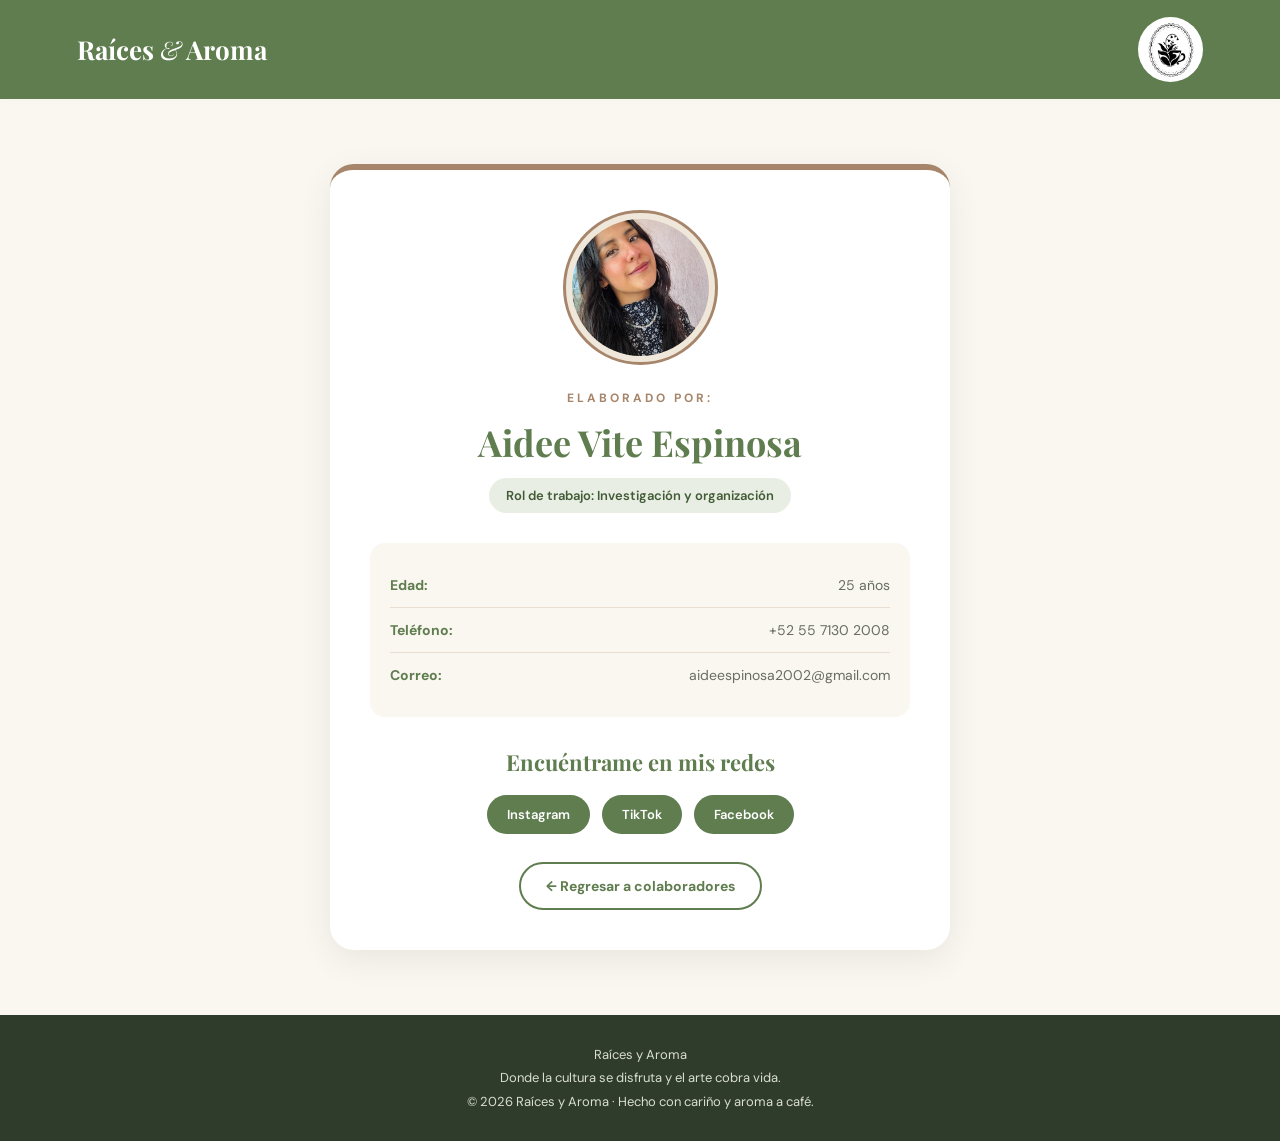
<file: CreditosVite2.html>
<!DOCTYPE html>
<html lang="es">
<head>
    <meta charset="UTF-8">
    <meta name="viewport" content="width=device-width, initial-scale=1.0">
    <link rel="icon" type="image/png" href="imagenes/LogoR&A.png"/>

    <title>Créditos | Aidee Vite Espinosa</title>

    <link href="https://fonts.googleapis.com/css2?family=DM+Sans:wght@400;500;600;700&family=Playfair+Display:wght@400;600;700&display=swap" rel="stylesheet">

    <style>

    :root{
        --verde:#5f7d4f;
        --verde-oscuro:#405b36;
        --cafe:#a6856a;
        --crema:#faf7f0;
        --crema-oscuro:#eee7da;
        --oscuro:#303c2b;
        --blanco:#fff;
    }

    *{
        box-sizing:border-box;
        margin:0;
        padding:0;
    }

    body{
        min-height:100vh;
        font-family:'DM Sans',sans-serif;
        background:var(--crema);
        color:var(--oscuro);
        display:flex;
        flex-direction:column;
    }

    /* ENCABEZADO */

    header.topbar{
        background:var(--verde);
        padding:17px 6%;
        display:flex;
        justify-content:space-between;
        align-items:center;
        box-shadow:0 3px 12px #00000018;
    }

    .logo{
        font-family:'Playfair Display',serif;
        font-size:26px;
        font-weight:bold;
        color:white;
        text-decoration:none;
    }

    .logo em{
        font-weight:400;
    }

    .cafe-logo{
        width:65px;
        height:65px;
        object-fit:contain;
        background:white;
        padding:5px;
        border-radius:50%;
    }

    /* FONDO */

    .fondo{
        flex:1;
        padding:65px 20px;
        display:flex;
        justify-content:center;
        align-items:center;
        background:
        linear-gradient(#faf7f0e8,#faf7f0e8),
        url('https://images.unsplash.com/photo-1442512595331-e89e73853f31?w=1600') center/cover;
    }

    /* TARJETA */

    .profile-card{
        width:100%;
        max-width:620px;
        background:white;
        border-radius:24px;
        padding:40px;
        text-align:center;
        box-shadow:0 10px 35px #00000012;
        border-top:6px solid var(--cafe);
    }

    /* FOTO */

    .avatar-container{
        width:155px;
        height:155px;
        margin:0 auto 25px;
        padding:6px;
        border:3px solid var(--cafe);
        border-radius:50%;
        background:var(--crema-oscuro);
    }

    .profile-avatar{
        width:100%;
        height:100%;
        object-fit:cover;
        border-radius:50%;
    }

    /* TITULO */

    .subtitle{
        color:var(--cafe);
        font-size:12px;
        font-weight:700;
        letter-spacing:3px;
        text-transform:uppercase;
        margin-bottom:12px;
    }

    .main-title{
        font-family:'Playfair Display',serif;
        color:var(--verde);
        font-size:clamp(27px,5vw,36px);
        margin-bottom:12px;
    }

    .role{
        display:inline-block;
        background:#e9eee4;
        color:var(--verde-oscuro);
        padding:9px 17px;
        border-radius:30px;
        font-size:13px;
        font-weight:600;
    }

    /* INFORMACION */

    .profile-info{
        margin:30px 0;
        background:var(--crema);
        padding:20px;
        border-radius:15px;
        text-align:left;
    }

    .info-item{
        display:flex;
        justify-content:space-between;
        align-items:flex-start;
        gap:12px;
        padding:13px 0;
        border-bottom:1px solid #e8dfd2;
        font-size:14px;
    }

    .info-item:last-child{
        border-bottom:none;
    }

    .label{
        color:var(--verde);
        font-weight:700;
    }

    .value{
        color:#686d61;
        text-align:right;
        overflow-wrap:anywhere;
    }

    .link{
        text-decoration:none;
    }

    .link:hover{
        color:var(--cafe);
    }

    /* REDES SOCIALES */

    .social-title{
        font-family:'Playfair Display',serif;
        color:var(--verde);
        font-size:22px;
        margin-bottom:18px;
    }

    .profile-socials{
        display:flex;
        justify-content:center;
        flex-wrap:wrap;
        gap:12px;
    }

    .social-link{
        text-decoration:none;
        background:var(--verde);
        color:white;
        padding:11px 20px;
        border-radius:25px;
        font-size:13px;
        font-weight:600;
        transition:.2s;
    }

    .social-link:hover{
        background:var(--verde-oscuro);
        transform:translateY(-3px);
    }

    /* BOTON REGRESAR */

    .volver{
        display:inline-block;
        margin-top:28px;
        padding:13px 25px;
        border:2px solid var(--verde);
        border-radius:30px;
        color:var(--verde);
        text-decoration:none;
        font-size:14px;
        font-weight:700;
        transition:.2s;
    }

    .volver:hover{
        background:var(--verde);
        color:white;
    }

    /* PIE DE PAGINA */

    footer.pie{
        background:var(--oscuro);
        color:white;
        text-align:center;
        padding:28px 15px;
    }

    footer.pie p{
        font-size:13px;
        color:#d8dfd0;
        line-height:1.8;
    }

    /* RESPONSIVE */

    @media(max-width:560px){

        header.topbar{
            padding:14px 20px;
        }

        .logo{
            font-size:22px;
        }

        .cafe-logo{
            width:55px;
            height:55px;
        }

        .fondo{
            padding:35px 15px;
        }

        .profile-card{
            padding:27px 20px;
        }

        .info-item{
            flex-direction:column;
            gap:5px;
        }

        .value{
            text-align:left;
        }

        .profile-socials{
            gap:8px;
        }

        .social-link{
            padding:10px 15px;
        }

    }

    </style>
</head>

<body>

    <!-- ENCABEZADO -->

    <header class="topbar">

        <a href="index.html" class="logo">
            Raíces <em>&</em> Aroma
        </a>

        <img src="imagenes/LogoR&A.png"
             alt="Logo de Raíces y Aroma"
             class="cafe-logo">

    </header>

    <!-- CONTENIDO PRINCIPAL -->

    <main class="fondo">

        <section class="profile-card">

            <!-- FOTO DE PERFIL -->

            <div class="avatar-container">

                <img src="imagenes/Vite.jpeg"
                     alt="Fotografía de Aidee Vite"
                     class="profile-avatar">

            </div>

            <!-- INFORMACION PERSONAL -->

            <div class="profile-header">

                <p class="subtitle">Elaborado por:</p>

                <h1 class="main-title">
                    Aidee Vite Espinosa
                </h1>

                <p class="role">
                    Rol de trabajo: Investigación y organización
                </p>

            </div>

            <!-- DATOS -->

            <section class="profile-info">

                <div class="info-item">
                    <span class="label">Edad:</span>
                    <span class="value">25 años</span>
                </div>

                <div class="info-item">
                    <span class="label">Teléfono:</span>
                    <span class="value">+52 55 7130 2008</span>
                </div>

                <div class="info-item">
                    <span class="label">Correo:</span>

                    <a href="mailto:aideespinosa2002@gmail.com"
                       class="value link">
                        aideespinosa2002@gmail.com
                    </a>

                </div>

            </section>

            <!-- REDES SOCIALES -->

            <h2 class="social-title">
                Encuéntrame en mis redes
            </h2>

            <div class="profile-socials">

                <a href="https://instagram.com/vite._22?obrf=MWk1b3ExY3dsaHQ4ag%3D%3D"
                   target="_blank"
                   rel="noopener noreferrer"
                   class="social-link">
                    Instagram
                </a>

                <a href="https://www.tiktok.com/@aidee.espinosa1?_r=1&_t=ZS-9AZ9ninUYXY"
                   target="_blank"
                   rel="noopener noreferrer"
                   class="social-link">
                    TikTok
                </a>

                <a href="https://www.facebook.com/share/1CRLP753up/?mibextid=wwXIfr"
                   target="_blank"
                   rel="noopener noreferrer"
                   class="social-link">
                    Facebook
                </a>

            </div>

            <!-- REGRESAR -->

            <a href="colaboradores.html" class="volver">
                ← Regresar a colaboradores
            </a>

        </section>

    </main>

    <!-- PIE DE PAGINA -->

    <footer class="pie">

        <p>
            Raíces y Aroma
            <br>
            Donde la cultura se disfruta y el arte cobra vida.
            <br>
            © 2026 Raíces y Aroma · Hecho con cariño y aroma a café.
        </p>

    </footer>

</body>
</html>
</file>
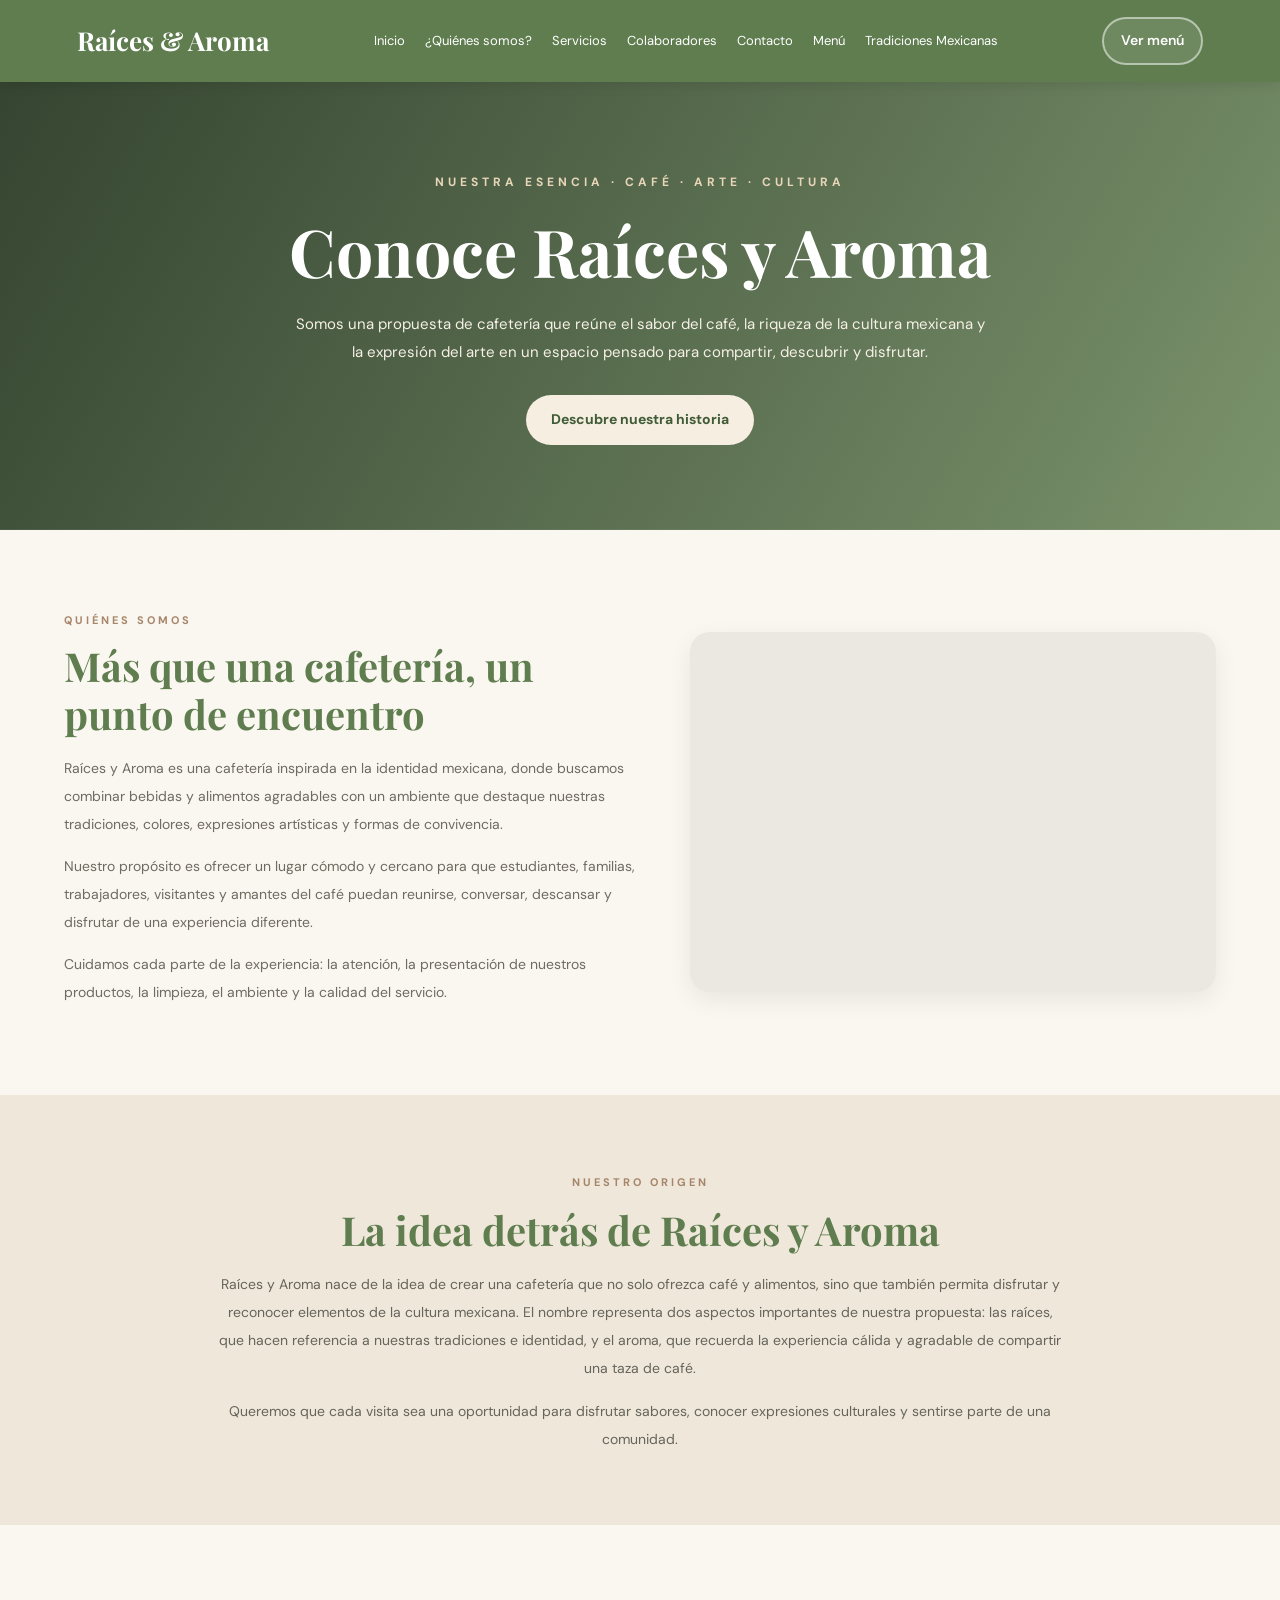
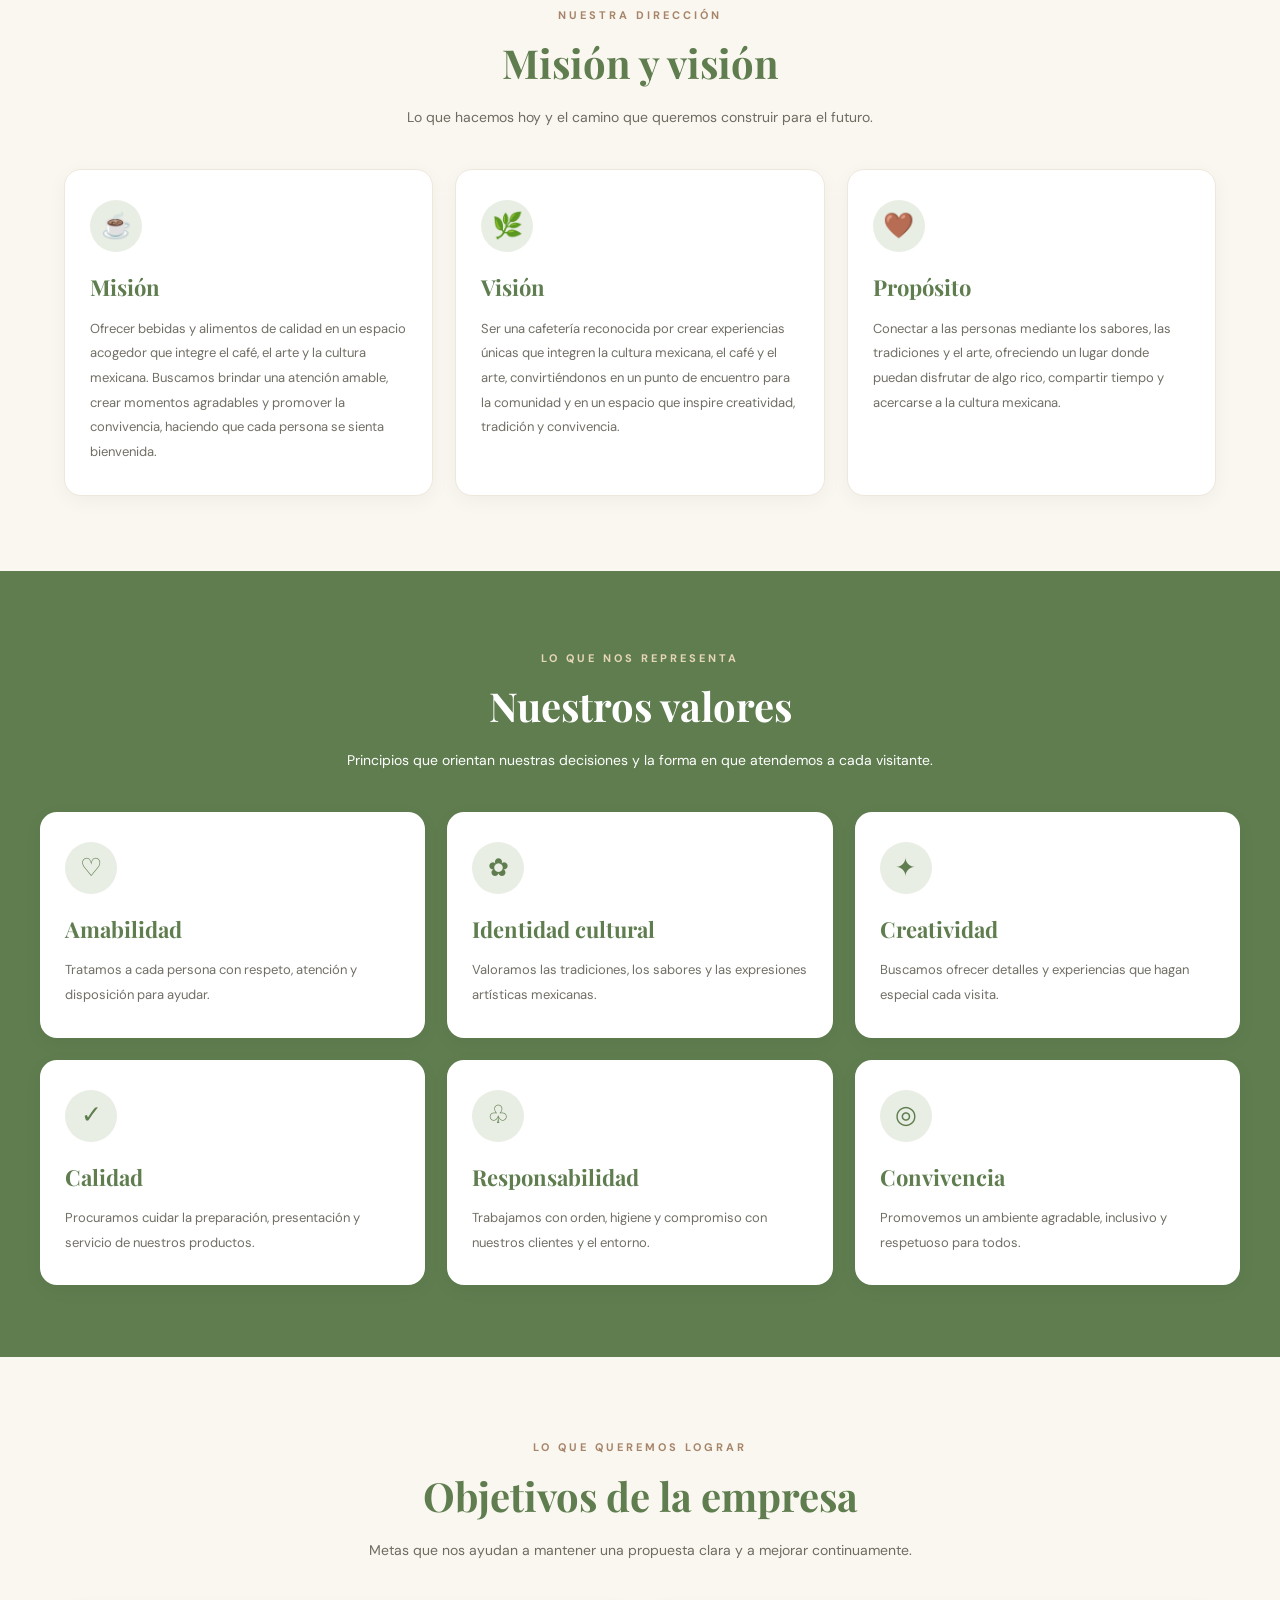
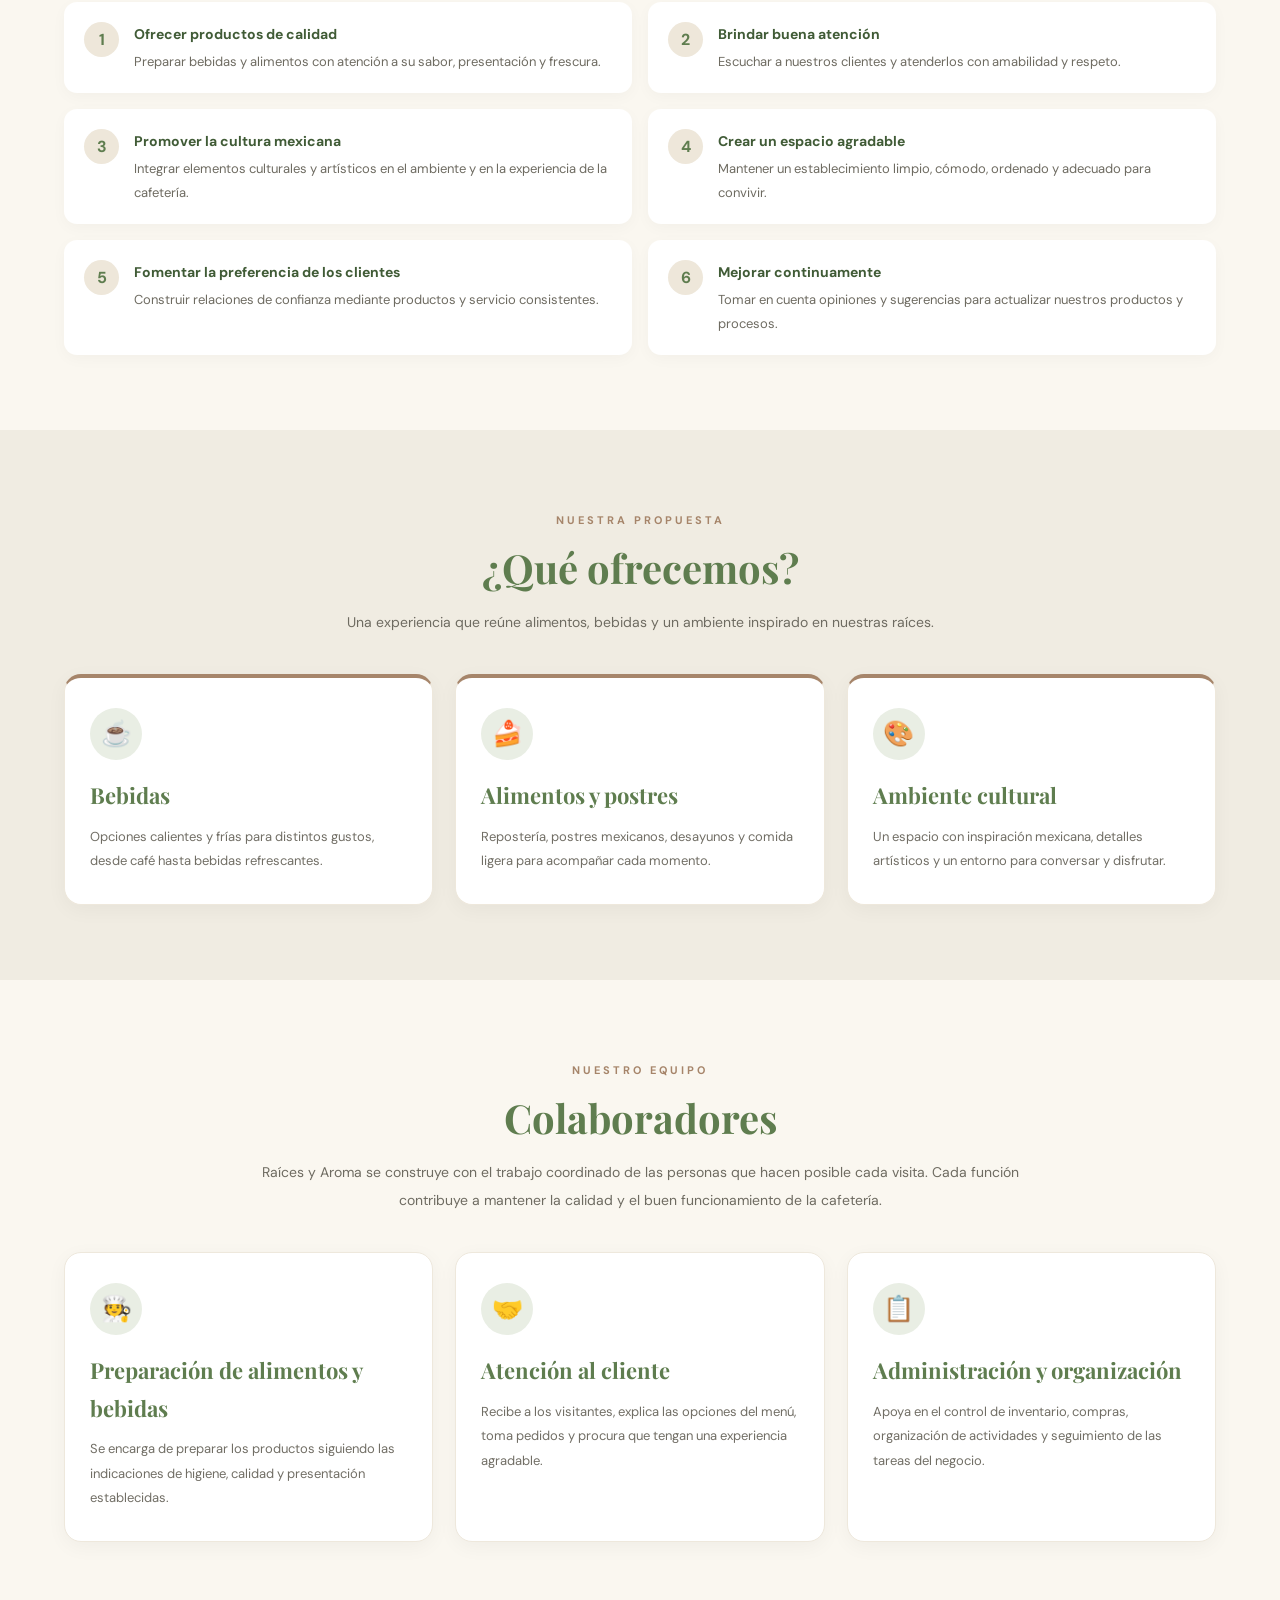
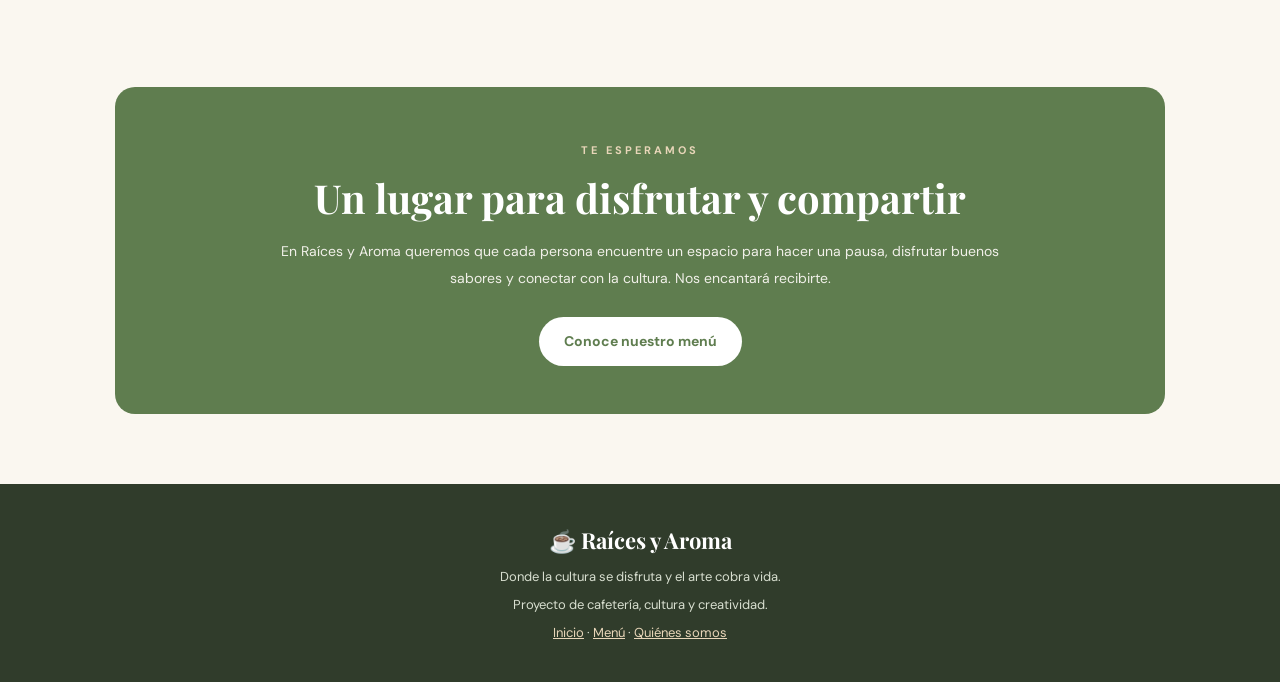
<file: nosotros (1).html>
<!DOCTYPE html>
<html lang="es">
<head>
<meta charset="UTF-8">
<meta name="viewport" content="width=device-width, initial-scale=1.0">
<link rel="icon" type="image/png" href="imagenes/LogoR&A.png"/>
<title>Raíces y Aroma | Quiénes somos</title>
<link href="https://fonts.googleapis.com/css2?family=DM+Sans:wght@400;500;600;700&family=Playfair+Display:wght@400;600;700&display=swap" rel="stylesheet">
<style>
:root{--verde:#5f7d4f;--verde-oscuro:#405b36;--cafe:#a6856a;--crema:#faf7f0;--crema-oscuro:#eee7da;--oscuro:#303c2b;--blanco:#fff}
*{box-sizing:border-box;margin:0;padding:0}
html{scroll-behavior:smooth;scroll-padding-top:100px}
body{font-family:'DM Sans',sans-serif;background:var(--crema);color:var(--oscuro);line-height:1.7}
header{background:var(--verde);color:white;padding:17px 6%;display:flex;justify-content:space-between;align-items:center;gap:20px;flex-wrap:wrap;position:sticky;top:0;z-index:100;box-shadow:0 3px 12px #00000018}
.logo{font-family:'Playfair Display',serif;font-size:26px;font-weight:bold;white-space:nowrap}
nav{display:flex;align-items:center;justify-content:center;gap:20px;flex-wrap:wrap}
nav a{color:white;text-decoration:none;font-size:13px;transition:.3s}
nav a:hover,nav a.activo{color:#f0d8b9}
.header-boton{border:2px solid #ffffff80;background:#ffffff18;color:white;padding:10px 17px;border-radius:25px;cursor:pointer;font-family:inherit;font-size:14px;font-weight:600;text-decoration:none;transition:.3s}
.header-boton:hover{background:white;color:var(--verde)}
.hero{min-height:440px;background:linear-gradient(120deg,rgba(38,55,34,.93),rgba(95,125,79,.82)),url('https://images.unsplash.com/photo-1445116572660-236099ec97a0?w=1600');background-position:center;background-size:cover;display:flex;align-items:center;justify-content:center;text-align:center;color:white;padding:85px 20px}
.hero-contenido{max-width:850px}.hero-etiqueta{color:#e8d6b9;letter-spacing:4px;font-size:12px;font-weight:bold;text-transform:uppercase}
.hero h1{font-family:'Playfair Display',serif;font-size:clamp(38px,6vw,66px);line-height:1.15;margin:20px auto}
.hero p{max-width:700px;margin:0 auto 28px;line-height:1.9;color:#f6f0e6;font-size:15px}
.boton{display:inline-block;background:#f5eee1;color:var(--verde-oscuro);text-decoration:none;padding:13px 25px;border-radius:30px;font-weight:bold;font-size:14px;transition:.25s}
.boton:hover{background:var(--cafe);color:white;transform:translateY(-3px)}
.seccion{max-width:1200px;margin:auto;padding:75px 24px}
.encabezado{text-align:center;max-width:780px;margin:0 auto 38px}
.etiqueta{color:var(--cafe);font-size:11px;text-transform:uppercase;letter-spacing:3px;font-weight:700}
h2{font-family:'Playfair Display',serif;color:var(--verde);font-size:clamp(29px,4vw,40px);line-height:1.2;margin:12px 0 16px}
.encabezado p,.texto-largo{color:#6e6b61;font-size:14px;line-height:2}
.intro-grid{display:grid;grid-template-columns:1.05fr .95fr;gap:45px;align-items:center}
.intro-texto h2{margin-top:10px}.intro-texto p{color:#6e6b61;font-size:14px;line-height:2;margin:14px 0}
.imagen-cafe{min-height:360px;border-radius:20px;background:linear-gradient(#00000010,#00000010),url('https://images.unsplash.com/photo-1442512595331-e89e73853f31?w=1100');background-size:cover;background-position:center;box-shadow:0 8px 25px #00000012}
.historia{background:var(--crema-oscuro)}
.historia-contenido{max-width:900px;margin:auto;text-align:center;padding:72px 24px}
.historia-contenido p{color:#66645b;font-size:14px;line-height:2;margin-top:15px}
.tarjetas{display:grid;grid-template-columns:repeat(3,1fr);gap:22px;margin-top:35px}
.tarjeta{background:white;border-radius:17px;padding:30px 25px;box-shadow:0 5px 20px #0000000b;border:1px solid #eee8dc;transition:.25s}
.tarjeta:hover{transform:translateY(-5px);box-shadow:0 10px 25px #00000012}
.icono{width:52px;height:52px;border-radius:50%;display:grid;place-items:center;background:#e9eee4;color:var(--verde);font-size:25px;margin-bottom:17px}
.tarjeta h3{font-family:'Playfair Display',serif;color:var(--verde);font-size:22px;margin-bottom:10px}
.tarjeta p{font-size:13px;color:#716e65;line-height:1.9}
.valores{background:var(--verde);color:white;padding:72px 24px}
.valores .encabezado h2,.valores .encabezado p{color:white}.valores .etiqueta{color:#e8d6b9}
.valores .tarjeta{background:#ffffff;color:var(--oscuro);border:0}
.valores-grid{max-width:1200px;margin:auto}
.objetivos{display:grid;grid-template-columns:repeat(2,1fr);gap:16px;margin-top:30px}
.objetivo{display:flex;gap:15px;align-items:flex-start;background:white;padding:20px;border-radius:13px;box-shadow:0 4px 15px #00000008}
.numero{flex:0 0 35px;height:35px;border-radius:50%;background:var(--crema-oscuro);color:var(--verde);display:grid;place-items:center;font-weight:700}
.objetivo p{font-size:13px;color:#6e6b61;line-height:1.8}
.objetivo strong{display:block;color:var(--verde-oscuro);font-size:14px;margin-bottom:3px}
.servicios{background:#f0ece2}
.servicios .tarjeta{border-top:4px solid var(--cafe)}
.compromiso{max-width:1050px;margin:70px auto;padding:48px 35px;border-radius:20px;background:var(--verde);color:white;text-align:center}
.compromiso h2{color:white}.compromiso p{max-width:760px;margin:0 auto 25px;color:#f1f0e9;font-size:14px;line-height:1.9}
.compromiso .boton{background:white;color:var(--verde)}
footer{background:var(--oscuro);color:white;text-align:center;padding:38px 18px;margin-top:30px}
footer strong{font-family:'Playfair Display',serif;font-size:22px}footer p{font-size:13px;color:#d8dfd0;margin-top:6px}
@media(max-width:800px){header{justify-content:center}nav{gap:14px}.intro-grid{grid-template-columns:1fr}.imagen-cafe{min-height:280px}.tarjetas{grid-template-columns:repeat(2,1fr)}}
@media(max-width:560px){header{padding:15px}.logo{font-size:23px}nav{gap:10px}nav a{font-size:12px}.header-boton{padding:9px 13px;font-size:12px}.hero{min-height:390px;padding:65px 18px}.seccion{padding:55px 18px}.tarjetas,.objetivos{grid-template-columns:1fr}.tarjeta{padding:25px 21px}.compromiso{margin:45px 16px;padding:35px 22px}}
</style>
</head>
<body>
<header>
  <div class="logo">    Raíces & Aroma</div>
  <nav aria-label="Navegación principal">
     <a href="index.html">Inicio</a>
        <a href="nosotros (1).html">¿Quiénes somos?</a>
        <a href="servidores.html">Servicios</a>
        <a href="colaboradores.html">Colaboradores</a>
        <a href="contactanos.html">Contacto</a>
        <a href="menu.html">Menú</a>
        <a href="tradiciones mexicanas.html">Tradiciones Mexicanas</a>
  </nav>
  <a class="header-boton" href="menu.html">Ver menú</a>
</header>
<main>
<section class="hero">
  <div class="hero-contenido">
    <span class="hero-etiqueta">Nuestra esencia · Café · Arte · Cultura</span>
    <h1>Conoce Raíces y Aroma</h1>
    <p>Somos una propuesta de cafetería que reúne el sabor del café, la riqueza de la cultura mexicana y la expresión del arte en un espacio pensado para compartir, descubrir y disfrutar.</p>
    <a class="boton" href="#quienes-somos">Descubre nuestra historia</a>
  </div>
</section>
<section class="seccion" id="quienes-somos">
  <div class="intro-grid">
    <div class="intro-texto">
      <span class="etiqueta">Quiénes somos</span>
      <h2>Más que una cafetería, un punto de encuentro</h2>
      <p>Raíces y Aroma es una cafetería inspirada en la identidad mexicana, donde buscamos combinar bebidas y alimentos agradables con un ambiente que destaque nuestras tradiciones, colores, expresiones artísticas y formas de convivencia.</p>
      <p>Nuestro propósito es ofrecer un lugar cómodo y cercano para que estudiantes, familias, trabajadores, visitantes y amantes del café puedan reunirse, conversar, descansar y disfrutar de una experiencia diferente.</p>
      <p>Cuidamos cada parte de la experiencia: la atención, la presentación de nuestros productos, la limpieza, el ambiente y la calidad del servicio.</p>
    </div>
    <div class="imagen-cafe" role="img" aria-label="Interior cálido de una cafetería"></div>
  </div>
</section>
<section class="historia" id="historia">
  <div class="historia-contenido">
    <span class="etiqueta">Nuestro origen</span>
    <h2>La idea detrás de Raíces y Aroma</h2>
    <p>Raíces y Aroma nace de la idea de crear una cafetería que no solo ofrezca café y alimentos, sino que también permita disfrutar y reconocer elementos de la cultura mexicana. El nombre representa dos aspectos importantes de nuestra propuesta: las raíces, que hacen referencia a nuestras tradiciones e identidad, y el aroma, que recuerda la experiencia cálida y agradable de compartir una taza de café.</p>
    <p>Queremos que cada visita sea una oportunidad para disfrutar sabores, conocer expresiones culturales y sentirse parte de una comunidad.</p>
  </div>
</section>
<section class="seccion" id="mision-vision">
  <div class="encabezado"><span class="etiqueta">Nuestra dirección</span><h2>Misión y visión</h2><p>Lo que hacemos hoy y el camino que queremos construir para el futuro.</p></div>
  <div class="tarjetas">
    <article class="tarjeta"><div class="icono">☕</div><h3>Misión</h3><p>Ofrecer bebidas y alimentos de calidad en un espacio acogedor que integre el café, el arte y la cultura mexicana. Buscamos brindar una atención amable, crear momentos agradables y promover la convivencia, haciendo que cada persona se sienta bienvenida.</p></article>
    <article class="tarjeta"><div class="icono">🌿</div><h3>Visión</h3><p>Ser una cafetería reconocida por crear experiencias únicas que integren la cultura mexicana, el café y el arte, convirtiéndonos en un punto de encuentro para la comunidad y en un espacio que inspire creatividad, tradición y convivencia.</p></article>
    <article class="tarjeta"><div class="icono">🤎</div><h3>Propósito</h3><p>Conectar a las personas mediante los sabores, las tradiciones y el arte, ofreciendo un lugar donde puedan disfrutar de algo rico, compartir tiempo y acercarse a la cultura mexicana.</p></article>
  </div>
</section>
<section class="valores" id="valores">
 <div class="valores-grid">
  <div class="encabezado"><span class="etiqueta">Lo que nos representa</span><h2>Nuestros valores</h2><p>Principios que orientan nuestras decisiones y la forma en que atendemos a cada visitante.</p></div>
  <div class="tarjetas">
   <article class="tarjeta"><div class="icono">♡</div><h3>Amabilidad</h3><p>Tratamos a cada persona con respeto, atención y disposición para ayudar.</p></article>
   <article class="tarjeta"><div class="icono">✿</div><h3>Identidad cultural</h3><p>Valoramos las tradiciones, los sabores y las expresiones artísticas mexicanas.</p></article>
   <article class="tarjeta"><div class="icono">✦</div><h3>Creatividad</h3><p>Buscamos ofrecer detalles y experiencias que hagan especial cada visita.</p></article>
   <article class="tarjeta"><div class="icono">✓</div><h3>Calidad</h3><p>Procuramos cuidar la preparación, presentación y servicio de nuestros productos.</p></article>
   <article class="tarjeta"><div class="icono">♧</div><h3>Responsabilidad</h3><p>Trabajamos con orden, higiene y compromiso con nuestros clientes y el entorno.</p></article>
   <article class="tarjeta"><div class="icono">◎</div><h3>Convivencia</h3><p>Promovemos un ambiente agradable, inclusivo y respetuoso para todos.</p></article>
  </div>
 </div>
</section>
<section class="seccion" id="objetivos">
 <div class="encabezado"><span class="etiqueta">Lo que queremos lograr</span><h2>Objetivos de la empresa</h2><p>Metas que nos ayudan a mantener una propuesta clara y a mejorar continuamente.</p></div>
 <div class="objetivos">
  <div class="objetivo"><span class="numero">1</span><p><strong>Ofrecer productos de calidad</strong>Preparar bebidas y alimentos con atención a su sabor, presentación y frescura.</p></div>
  <div class="objetivo"><span class="numero">2</span><p><strong>Brindar buena atención</strong>Escuchar a nuestros clientes y atenderlos con amabilidad y respeto.</p></div>
  <div class="objetivo"><span class="numero">3</span><p><strong>Promover la cultura mexicana</strong>Integrar elementos culturales y artísticos en el ambiente y en la experiencia de la cafetería.</p></div>
  <div class="objetivo"><span class="numero">4</span><p><strong>Crear un espacio agradable</strong>Mantener un establecimiento limpio, cómodo, ordenado y adecuado para convivir.</p></div>
  <div class="objetivo"><span class="numero">5</span><p><strong>Fomentar la preferencia de los clientes</strong>Construir relaciones de confianza mediante productos y servicio consistentes.</p></div>
  <div class="objetivo"><span class="numero">6</span><p><strong>Mejorar continuamente</strong>Tomar en cuenta opiniones y sugerencias para actualizar nuestros productos y procesos.</p></div>
 </div>
</section>
<section class="servicios" id="servicios">
 <div class="seccion">
  <div class="encabezado"><span class="etiqueta">Nuestra propuesta</span><h2>¿Qué ofrecemos?</h2><p>Una experiencia que reúne alimentos, bebidas y un ambiente inspirado en nuestras raíces.</p></div>
  <div class="tarjetas">
   <article class="tarjeta"><div class="icono">☕</div><h3>Bebidas</h3><p>Opciones calientes y frías para distintos gustos, desde café hasta bebidas refrescantes.</p></article>
   <article class="tarjeta"><div class="icono">🍰</div><h3>Alimentos y postres</h3><p>Repostería, postres mexicanos, desayunos y comida ligera para acompañar cada momento.</p></article>
   <article class="tarjeta"><div class="icono">🎨</div><h3>Ambiente cultural</h3><p>Un espacio con inspiración mexicana, detalles artísticos y un entorno para conversar y disfrutar.</p></article>
  </div>
 </div>
</section>
<section class="seccion" id="colaboradores">
 <div class="encabezado"><span class="etiqueta">Nuestro equipo</span><h2>Colaboradores</h2><p>Raíces y Aroma se construye con el trabajo coordinado de las personas que hacen posible cada visita. Cada función contribuye a mantener la calidad y el buen funcionamiento de la cafetería.</p></div>
 <div class="tarjetas">
  <article class="tarjeta"><div class="icono">🧑‍🍳</div><h3>Preparación de alimentos y bebidas</h3><p>Se encarga de preparar los productos siguiendo las indicaciones de higiene, calidad y presentación establecidas.</p></article>
  <article class="tarjeta"><div class="icono">🤝</div><h3>Atención al cliente</h3><p>Recibe a los visitantes, explica las opciones del menú, toma pedidos y procura que tengan una experiencia agradable.</p></article>
  <article class="tarjeta"><div class="icono">📋</div><h3>Administración y organización</h3><p>Apoya en el control de inventario, compras, organización de actividades y seguimiento de las tareas del negocio.</p></article>
 </div>
</section>
<section class="compromiso">
 <span class="etiqueta" style="color:#e8d6b9">Te esperamos</span>
 <h2>Un lugar para disfrutar y compartir</h2>
 <p>En Raíces y Aroma queremos que cada persona encuentre un espacio para hacer una pausa, disfrutar buenos sabores y conectar con la cultura. Nos encantará recibirte.</p>
 <a class="boton" href="menu.html">Conoce nuestro menú</a>
</section>
</main>
<footer>
 <strong>☕ Raíces y Aroma</strong>
 <p>Donde la cultura se disfruta y el arte cobra vida.</p>
 <p>Proyecto de cafetería, cultura y creatividad.</p>
 <p><a href="index.html" style="color:#e8d6b9">Inicio</a> · <a href="menu.html" style="color:#e8d6b9">Menú</a> · <a href="#quienes-somos" style="color:#e8d6b9">Quiénes somos</a></p>
</footer>
</body>
</html>
</file>
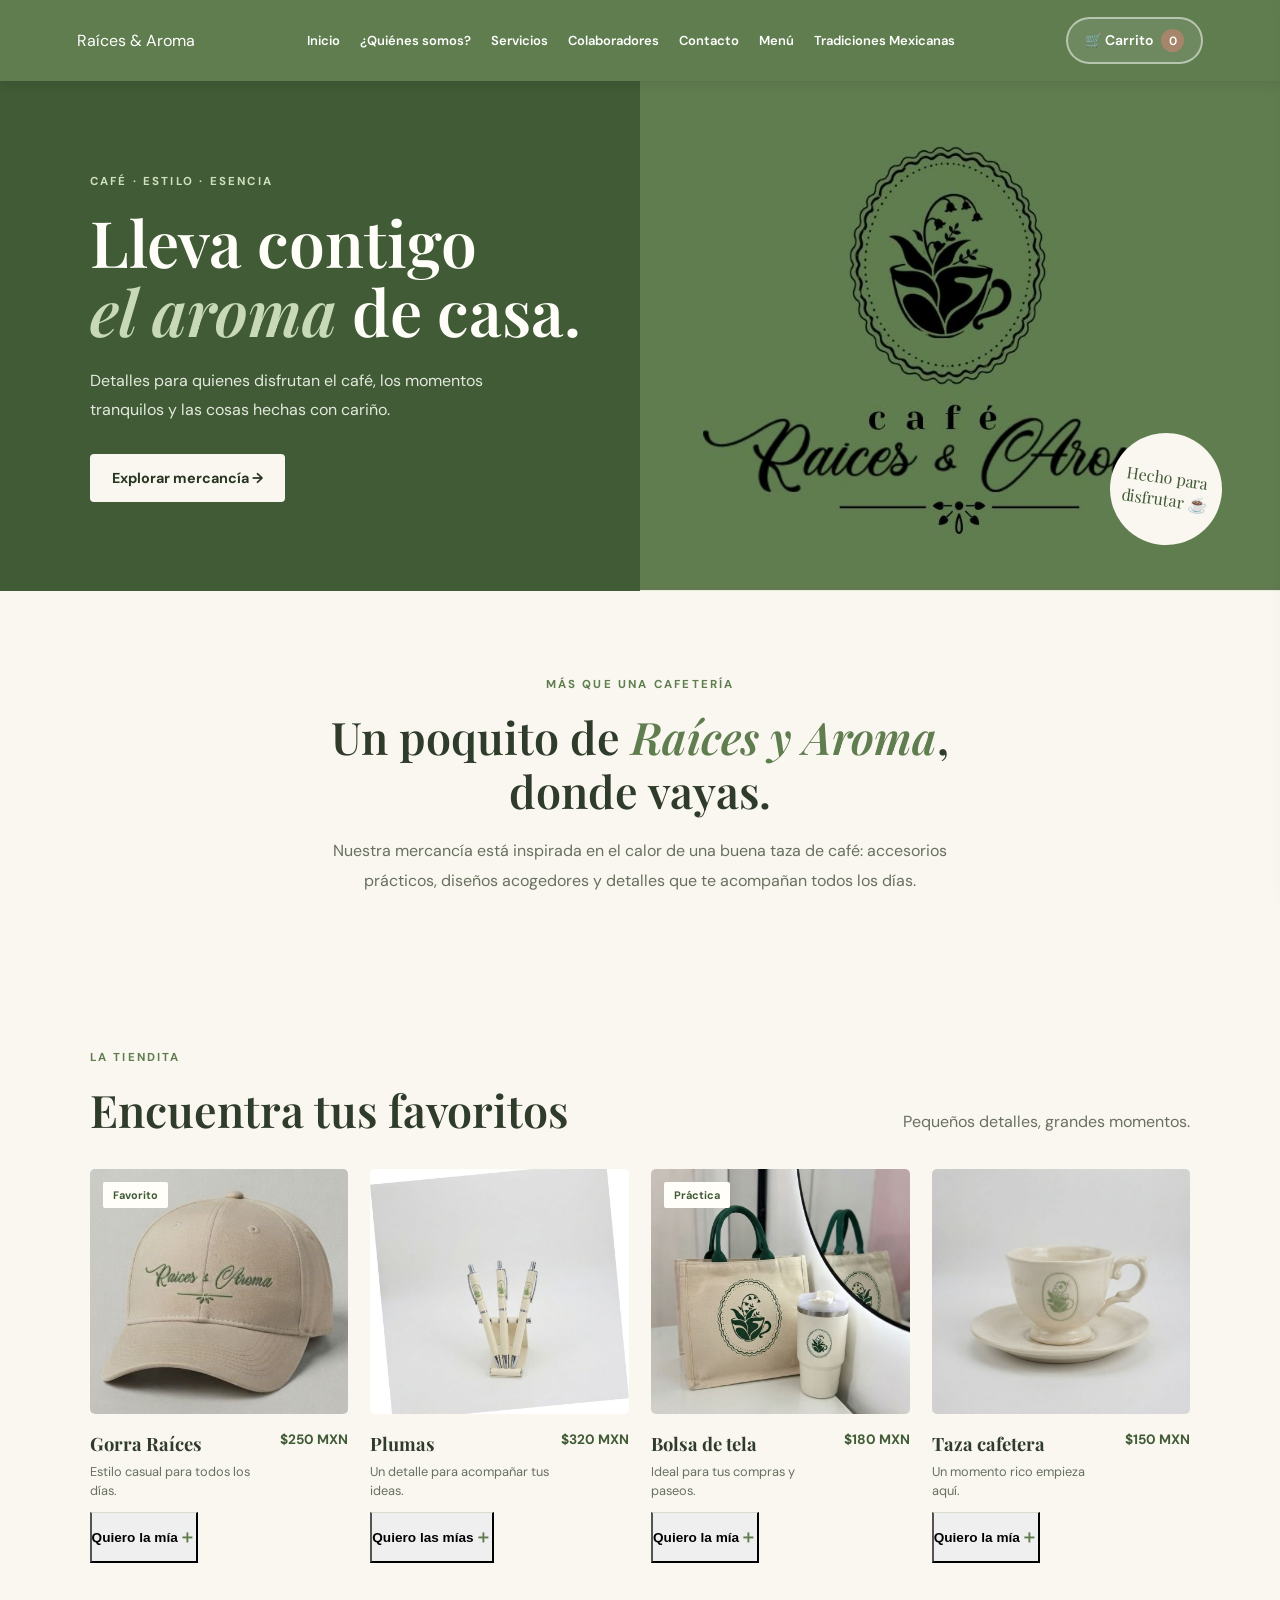
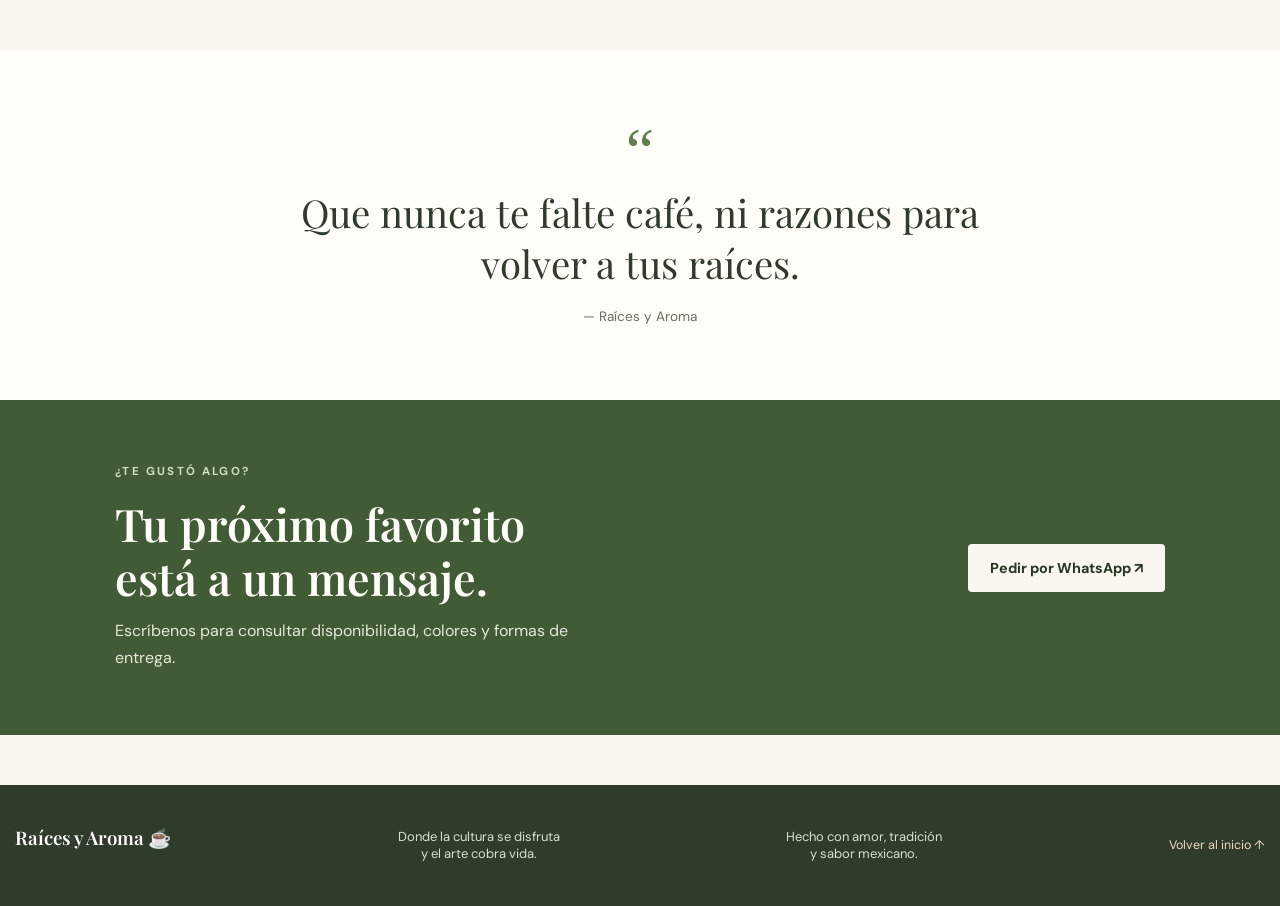
<file: servidores.html>
<!DOCTYPE html>
<html lang="es">
<head>
  <meta charset="UTF-8">
  <meta name="viewport" content="width=device-width, initial-scale=1.0">
  <meta name="description" content="Mercancía de Raíces y Aroma, una cafetería con accesorios únicos.">
  <link rel="icon" type="image/png" href="imagenes/LogoR&A.png"/>
  <title>Raíces y Aroma | Tienda</title>
  <link rel="stylesheet" href="css/styles.css">
  <link href="https://fonts.googleapis.com/css2?family=DM+Sans:wght@400;500;600;700&family=Playfair+Display:wght@400;600;700&display=swap" rel="stylesheet">
  <style>
    :root{--verde:#5f7d4f;--verde-oscuro:#405b36;--cafe:#a6856a;--crema:#faf7f0;--oscuro:#303c2b}
    *{box-sizing:border-box} html{scroll-behavior:smooth}
    body{font-family:'DM Sans',sans-serif;background:var(--crema);color:var(--oscuro)}
    .encabezado{position:sticky;top:0;z-index:100;background:var(--verde);color:#fff;padding:17px 6%;display:flex;justify-content:space-between;align-items:center;gap:20px;flex-wrap:wrap;box-shadow:0 3px 12px #00000018}
    .encabezado .logo{font-family:'Playfair Display',serif;font-size:26px;font-weight:bold;color:white;text-decoration:none;white-space:nowrap}
    .encabezado .logo em{font-style:normal;color:#f0d8b9}
    .encabezado nav{display:flex;align-items:center;justify-content:center;gap:20px;flex-wrap:wrap}
    .encabezado nav a{color:white;text-decoration:none;font-size:13px;transition:.3s}
    .encabezado nav a:hover{color:#f0d8b9}
    .boton-carrito{border:2px solid #ffffff80;background:#ffffff18;color:white;padding:10px 17px;border-radius:25px;cursor:pointer;font:600 14px 'DM Sans',sans-serif;transition:.3s}
    .boton-carrito:hover{background:white;color:var(--verde)}
    .contador{display:inline-flex;justify-content:center;align-items:center;background:var(--cafe);color:white;width:23px;height:23px;border-radius:50%;margin-left:5px;font-size:12px}
    .fondo-modal{display:none;position:fixed;inset:0;background:#0009;z-index:200}.fondo-modal.visible{display:block}
    .panel{position:fixed;right:-450px;top:0;width:min(430px,100%);height:100dvh;background:white;z-index:201;padding:25px;transition:right .3s;display:flex;flex-direction:column;box-shadow:-5px 0 25px #0002}.panel.abierto{right:0}
    .panel-header{display:flex;justify-content:space-between;align-items:center}.panel h2,.modal-contenido h2{font-family:'Playfair Display',serif;color:var(--verde)}
    .cerrar{background:#f1eee8;border:0;border-radius:50%;width:35px;height:35px;font-size:20px;cursor:pointer}
    .items{flex:1;overflow-y:auto;margin-top:20px}.item{display:flex;gap:13px;padding:15px 0;border-bottom:1px solid #eee}
    .item img{width:70px;height:70px;border-radius:9px;object-fit:cover}.item-info{flex:1}.item-info strong{font-size:14px}.item-info p{margin:6px 0;color:var(--verde)}
    .controles{display:flex;gap:10px;align-items:center}.controles button{background:#eeeae3;border:0;padding:5px 10px;border-radius:5px;cursor:pointer}
    .eliminar{color:#a33;background:none;border:0;font-size:12px;margin-top:8px;padding:0;cursor:pointer}
    .resumen{border-top:1px solid #ddd;padding-top:20px}.total{display:flex;justify-content:space-between;font-size:23px;font-weight:bold;margin-bottom:20px}
    .boton-principal{width:100%;background:var(--verde);color:white;border:0;padding:15px;border-radius:9px;font-weight:bold;margin-top:10px;cursor:pointer}.boton-principal:hover{background:var(--verde-oscuro)}.boton-principal:disabled{opacity:.5;cursor:not-allowed}
    .modal{display:none;position:fixed;z-index:300;inset:0;background:#000a;justify-content:center;align-items:center;padding:15px;overflow-y:auto}.modal.visible{display:flex}
    .modal-contenido{background:white;padding:30px;border-radius:18px;width:100%;max-width:480px;max-height:95dvh;overflow-y:auto}
    .campo{margin:15px 0}.campo label{display:block;font-size:13px;font-weight:bold;margin-bottom:7px}.campo input,.campo textarea{width:100%;padding:12px;border:1px solid #ddd;border-radius:7px;outline-color:var(--verde);font:inherit}
    .opciones{display:flex;gap:15px;flex-wrap:wrap;margin:12px 0}.opciones label{font-size:13px;display:flex;gap:5px;align-items:center}
    .ticket{background:white;color:#222;font-family:monospace;max-width:370px;margin:auto}.ticket h2{text-align:center;font-family:'Playfair Display',serif}.ticket p{line-height:1.6}.ticket table{width:100%;font-size:12px;border-collapse:collapse}.ticket th,.ticket td{padding:8px 3px;text-align:left;border-bottom:1px dashed #aaa}.ticket td:last-child,.ticket th:last-child{text-align:right}.ticket-total{text-align:right;font-size:19px;margin:20px 0}
    .footer-raices{background:var(--oscuro);color:white;text-align:center;padding:40px 15px;margin-top:50px}.footer-raices h2{font-family:'Playfair Display',serif}.footer-raices p{font-size:13px;color:#d8dfd0}.footer-raices a{color:#f0d8b9;text-decoration:none}
    @media(max-width:700px){.encabezado{padding:15px;justify-content:center}.encabezado .logo{font-size:21px}.encabezado nav{gap:12px}.encabezado nav a{font-size:12px}.boton-carrito{padding:9px 12px}}
    @media print{body *{visibility:hidden!important}#modalTicket,#modalTicket *,#ticketContenido,#ticketContenido *{visibility:visible!important}#modalTicket{display:block!important;position:absolute;inset:0;background:white;padding:0;overflow:visible}#modalTicket .modal-contenido{max-width:80mm;max-height:none;overflow:visible;padding:0;margin:auto}.no-imprimir{display:none!important}@page{size:auto;margin:8mm}}
  </style>
</head>
<body>
  <!-- ENCABEZADO CON LA MISMA NAVEGACIÓN DEL RESTO DEL SITIO -->
  <header class="encabezado">
      Raíces & Aroma
    <nav>
        <a href="index.html">Inicio</a>
        <a href="nosotros (1).html">¿Quiénes somos?</a>
        <a href="servidores.html">Servicios</a>
        <a href="colaboradores.html">Colaboradores</a>
        <a href="contactanos.html">Contacto</a>
        <a href="menu.html">Menú</a>
        <a href="tradiciones mexicanas.html">Tradiciones Mexicanas</a>
    </nav>

    <button class="boton-carrito" onclick="abrirCarrito()">🛒 Carrito <span class="contador" id="contador">0</span></button>
  </header>

  <main>
    <section class="hero" id="inicio">
      <div class="hero-texto">
        <p class="etiqueta">CAFÉ · ESTILO · ESENCIA</p>
        <h1>Lleva contigo<br><span>el aroma</span> de casa.</h1>
        <p class="hero-descripcion">Detalles para quienes disfrutan el café, los momentos tranquilos y las cosas hechas con cariño.</p>
        <a class="boton boton-claro" href="#productos">Explorar mercancía →</a>
      </div>
      <div class="hero-imagen">
        <img src="imagenes/portadaa.jpg" alt="Ambiente de la cafetería Raíces y Aroma" class="imagen-portada">
        <div class="sello">Hecho para<br>disfrutar ☕</div>
      </div>
    </section>

    <section class="intro" id="nosotros">
      <p class="etiqueta">MÁS QUE UNA CAFETERÍA</p>
      <h2>Un poquito de <span>Raíces y Aroma</span>, donde vayas.</h2>
      <p>Nuestra mercancía está inspirada en el calor de una buena taza de café: accesorios prácticos, diseños acogedores y detalles que te acompañan todos los días.</p>
    </section>

    <section class="productos" id="productos">
      <div class="seccion-titulo"><div><p class="etiqueta">LA TIENDITA</p><h2>Encuentra tus favoritos</h2></div><p>Pequeños detalles, grandes momentos.</p></div>
      <div class="rejilla-productos">
        <article class="producto">
          <div class="producto-foto foto-gorra"><img src="imagenes/cincor.jpg" alt="Gorra de Raíces y Aroma" class="imagen-producto"><span class="tag">Favorito</span></div>
          <div class="producto-info"><div><h3>Gorra Raíces</h3><p>Estilo casual para todos los días.</p></div><strong>$250 MXN</strong></div>
          <button class="boton-comprar" type="button" onclick="agregarMercancia(1)">Quiero la mía <span>＋</span></button>
        </article>
        <article class="producto">
          <div class="producto-foto foto-termo"><img src="imagenes/cuatror.jpg" alt="Plumas de Raíces y Aroma" class="imagen-producto"></div>
          <div class="producto-info"><div><h3>Plumas</h3><p>Un detalle para acompañar tus ideas.</p></div><strong>$320 MXN</strong></div>
          <button class="boton-comprar" type="button" onclick="agregarMercancia(2)">Quiero las mías <span>＋</span></button>
        </article>
        <article class="producto">
          <div class="producto-foto foto-bolsa"><img src="imagenes/dosr.jpg" alt="Bolsa de tela de Raíces y Aroma" class="imagen-producto"><span class="tag">Práctica</span></div>
          <div class="producto-info"><div><h3>Bolsa de tela</h3><p>Ideal para tus compras y paseos.</p></div><strong>$180 MXN</strong></div>
          <button class="boton-comprar" type="button" onclick="agregarMercancia(3)">Quiero la mía <span>＋</span></button>
        </article>
        <article class="producto">
          <div class="producto-foto foto-taza"><img src="imagenes/tresr.jpg" alt="Taza de Raíces y Aroma" class="imagen-producto"></div>
          <div class="producto-info"><div><h3>Taza cafetera</h3><p>Un momento rico empieza aquí.</p></div><strong>$150 MXN</strong></div>
          <button class="boton-comprar" type="button" onclick="agregarMercancia(4)">Quiero la mía <span>＋</span></button>
        </article>
      </div>
      <p class="nota-precios"></p>
    </section>

    <section class="frase"><span class="comillas">“</span><p>Que nunca te falte café, ni razones para volver a tus raíces.</p><span class="firma">— Raíces y Aroma</span></section>
    <section class="contacto" id="contacto">
      <div><p class="etiqueta">¿TE GUSTÓ ALGO?</p><h2>Tu próximo favorito<br>está a un mensaje.</h2><p>Escríbenos para consultar disponibilidad, colores y formas de entrega.</p></div>
      <a class="boton boton-claro" href="https://wa.me/RaicesyAroma" target="_blank" rel="noopener noreferrer">Pedir por WhatsApp ↗</a>
    </section>
  </main>

  <!-- CARRITO LATERAL -->
  <div class="fondo-modal" id="fondo" onclick="cerrarCarrito()"></div>
  <aside class="panel" id="panel">
    <div class="panel-header"><h2>🛒 Tu carrito</h2><button class="cerrar" onclick="cerrarCarrito()">×</button></div>
    <div class="items" id="items"></div>
    <div class="resumen"><div class="total"><span>Total:</span><span id="total">$0.00</span></div><button class="boton-principal" id="btnFinalizar" onclick="abrirFormulario()">Finalizar pedido →</button></div>
  </aside>

  <!-- DATOS PARA EL PEDIDO -->
  <div class="modal" id="modalFormulario">
    <div class="modal-contenido">
      <button class="cerrar" style="float:right" onclick="cerrarFormulario()">×</button>
      <h2>Finalizar pedido ☕</h2><p>Completa tus datos para generar tu ticket.</p>
      <form id="formulario">
        <div class="campo"><label for="nombre">Nombre completo *</label><input id="nombre" required maxlength="80" placeholder="Tu nombre completo"></div>
        <div class="campo"><label for="telefono">Teléfono *</label><input id="telefono" type="tel" required pattern="[0-9]{10}" maxlength="10" placeholder="10 dígitos"></div>
        <div class="campo"><label>Forma de entrega</label><div class="opciones"><label><input type="radio" name="entrega" value="Recoger en cafetería" checked> Recoger en cafetería</label><label><input type="radio" name="entrega" value="Consultar entrega"> Consultar entrega</label></div></div>
        <div class="campo"><label for="notas">Indicaciones especiales</label><textarea id="notas" rows="3" maxlength="250" placeholder="Colores, cantidades u otra indicación..."></textarea></div>
        <button type="submit" class="boton-principal">Confirmar y generar ticket</button>
      </form>
    </div>
  </div>

  <!-- TICKET -->
  <div class="modal" id="modalTicket"><div class="modal-contenido"><div id="ticketContenido" class="ticket"></div><div class="no-imprimir"><button class="boton-principal" onclick="window.print()">🖨 Imprimir / Guardar como PDF</button><button class="boton-principal" style="background:var(--cafe)" onclick="nuevoPedido()">Realizar otro pedido</button></div></div></div>

  <!-- PIE DE PÁGINA IGUAL AL DE LA PÁGINA MENÚ -->
  <footer class="footer-raices">
    <h2>Raíces y Aroma ☕</h2>
    <p>Donde la cultura se disfruta<br>y el arte cobra vida.</p>
    <p>Hecho con amor, tradición<br>y sabor mexicano.</p>
    <a href="#inicio">Volver al inicio ↑</a>
  </footer>

  <script>
    // Productos de la tienda. El carrito de mercancía usa una clave propia
    // para no mezclarse con los productos de comida y bebidas del menú.
    const mercancia = [
      {id:1,nombre:'Gorra Raíces',precio:250,imagen:'imagenes/cincor.jpg'},
      {id:2,nombre:'Plumas',precio:320,imagen:'imagenes/cuatror.jpg'},
      {id:3,nombre:'Bolsa de tela',precio:180,imagen:'imagenes/dosr.jpg'},
      {id:4,nombre:'Taza cafetera',precio:150,imagen:'imagenes/tresr.jpg'}
    ];
    const CLAVE_CARRITO = 'carritoMercanciaRaices';
    const dinero = n => '$' + n.toFixed(2) + ' MXN';
    let carrito = JSON.parse(localStorage.getItem(CLAVE_CARRITO) || '[]');
    carrito = carrito.filter(item => mercancia.some(p => p.id === item.id) && Number.isInteger(item.cantidad) && item.cantidad > 0);

    function guardarCarrito(){localStorage.setItem(CLAVE_CARRITO,JSON.stringify(carrito));actualizarCarrito();}
    function agregarMercancia(id){const item=carrito.find(p=>p.id===id);if(item)item.cantidad++;else carrito.push({id,cantidad:1});guardarCarrito();abrirCarrito();}
    function cambiarCantidad(id,cambio){const item=carrito.find(p=>p.id===id);if(!item)return;item.cantidad+=cambio;if(item.cantidad<=0)carrito=carrito.filter(p=>p.id!==id);guardarCarrito();}
    function eliminarMercancia(id){carrito=carrito.filter(p=>p.id!==id);guardarCarrito();}
    function calcularTotal(){return carrito.reduce((suma,item)=>{const p=mercancia.find(x=>x.id===item.id);return suma+(p?p.precio*item.cantidad:0);},0);}
    function actualizarCarrito(){
      const cantidad=carrito.reduce((suma,item)=>suma+item.cantidad,0);
      document.getElementById('contador').textContent=cantidad;
      document.getElementById('total').textContent=dinero(calcularTotal());
      document.getElementById('btnFinalizar').disabled=carrito.length===0;
      const contenedor=document.getElementById('items');
      if(!carrito.length){contenedor.innerHTML='<p style="text-align:center;color:#888;margin-top:50px">☕ Tu carrito está vacío.<br><br>¡Agrega algún detalle de la tiendita!</p>';return;}
      contenedor.innerHTML=carrito.map(item=>{const p=mercancia.find(x=>x.id===item.id);return `<div class="item"><img src="${p.imagen}" alt="${p.nombre}"><div class="item-info"><strong>${p.nombre}</strong><p>${dinero(p.precio*item.cantidad)}</p><div class="controles"><button onclick="cambiarCantidad(${p.id},-1)">−</button><span>${item.cantidad}</span><button onclick="cambiarCantidad(${p.id},1)">+</button></div><button class="eliminar" onclick="eliminarMercancia(${p.id})">Eliminar producto</button></div></div>`;}).join('');
    }
    function abrirCarrito(){document.getElementById('panel').classList.add('abierto');document.getElementById('fondo').classList.add('visible');}
    function cerrarCarrito(){document.getElementById('panel').classList.remove('abierto');document.getElementById('fondo').classList.remove('visible');}
    function abrirFormulario(){if(!carrito.length)return;cerrarCarrito();document.getElementById('modalFormulario').classList.add('visible');}
    function cerrarFormulario(){document.getElementById('modalFormulario').classList.remove('visible');}
    document.getElementById('formulario').addEventListener('submit',function(e){
      e.preventDefault();
      const nombre=document.getElementById('nombre').value.trim();
      const telefono=document.getElementById('telefono').value.trim();
      const entrega=document.querySelector('input[name="entrega"]:checked').value;
      const notas=document.getElementById('notas').value.trim();
      const filas=carrito.map(item=>{const p=mercancia.find(x=>x.id===item.id);return `<tr><td>${p.nombre} x${item.cantidad}</td><td>${dinero(p.precio*item.cantidad)}</td></tr>`;}).join('');
      document.getElementById('ticketContenido').innerHTML=`<h2>Raíces y Aroma ☕</h2><p style="text-align:center">Mercancía · Gracias por tu compra</p><hr><p><strong>Cliente:</strong> ${nombre}<br><strong>Teléfono:</strong> ${telefono}<br><strong>Entrega:</strong> ${entrega}<br><strong>Fecha:</strong> ${new Date().toLocaleString('es-MX')}</p><table><thead><tr><th>Producto</th><th>Total</th></tr></thead><tbody>${filas}</tbody></table><div class="ticket-total"><strong>Total: ${dinero(calcularTotal())}</strong></div><p><strong>Indicaciones:</strong> ${notas||'Ninguna'}</p><p style="text-align:center">¡Gracias por apoyar a Raíces y Aroma!</p>`;
      cerrarFormulario();document.getElementById('modalTicket').classList.add('visible');
    });
    function nuevoPedido(){carrito=[];guardarCarrito();document.getElementById('modalTicket').classList.remove('visible');document.getElementById('formulario').reset();document.getElementById('inicio').scrollIntoView({behavior:'smooth'});}
    actualizarCarrito();
  </script>
</body>
</html>
</file>
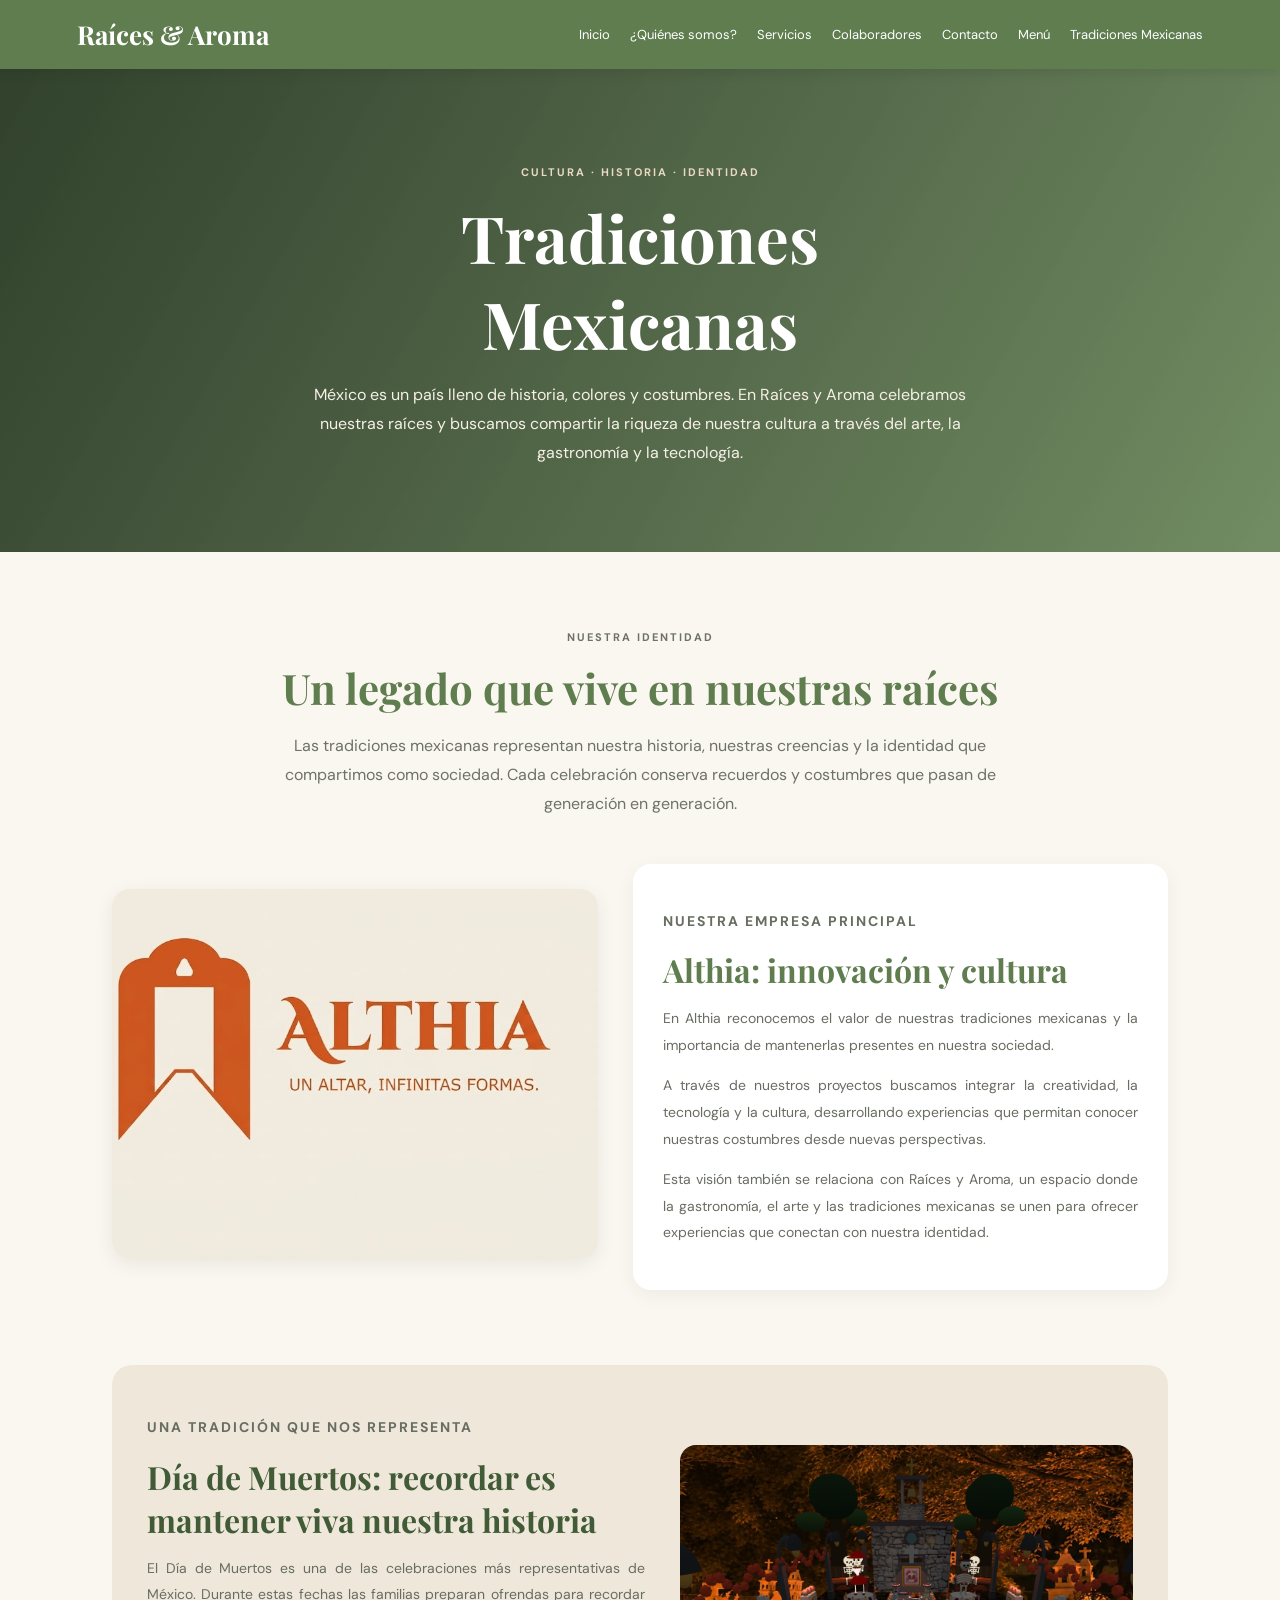
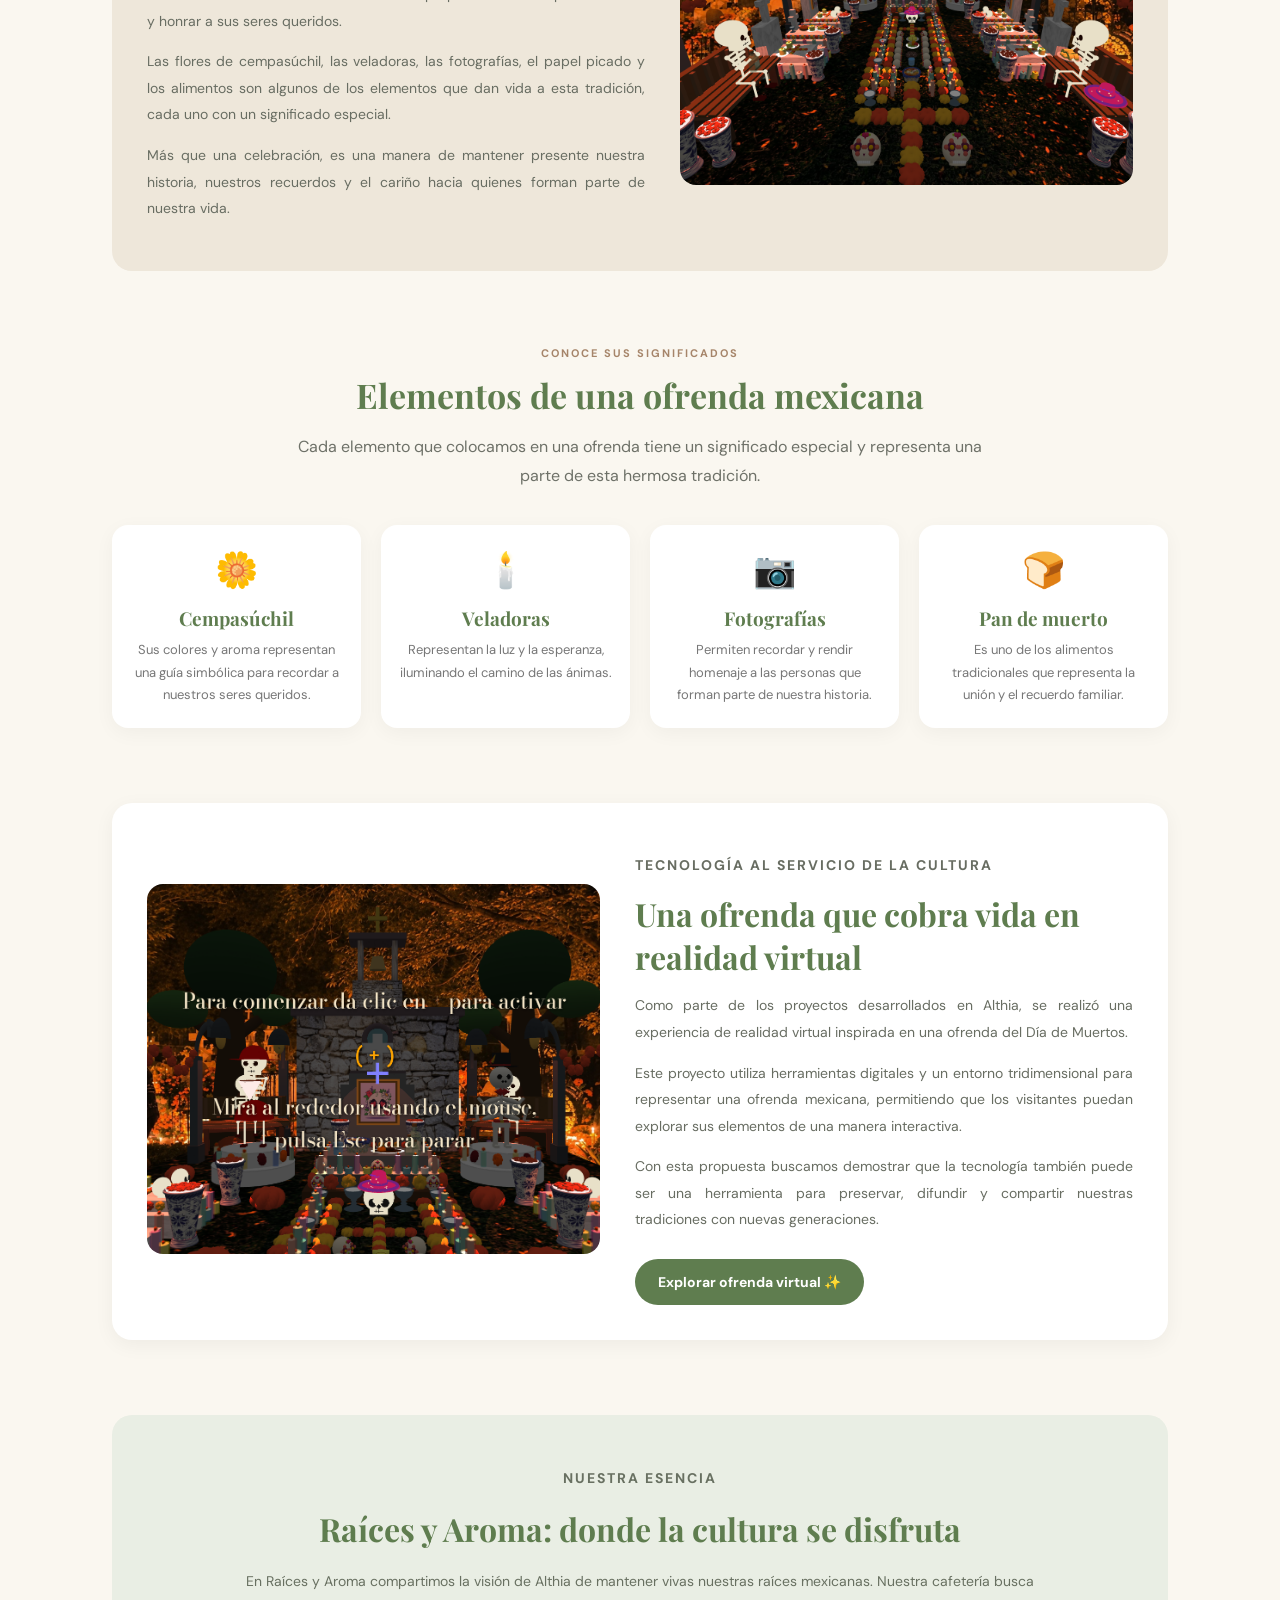
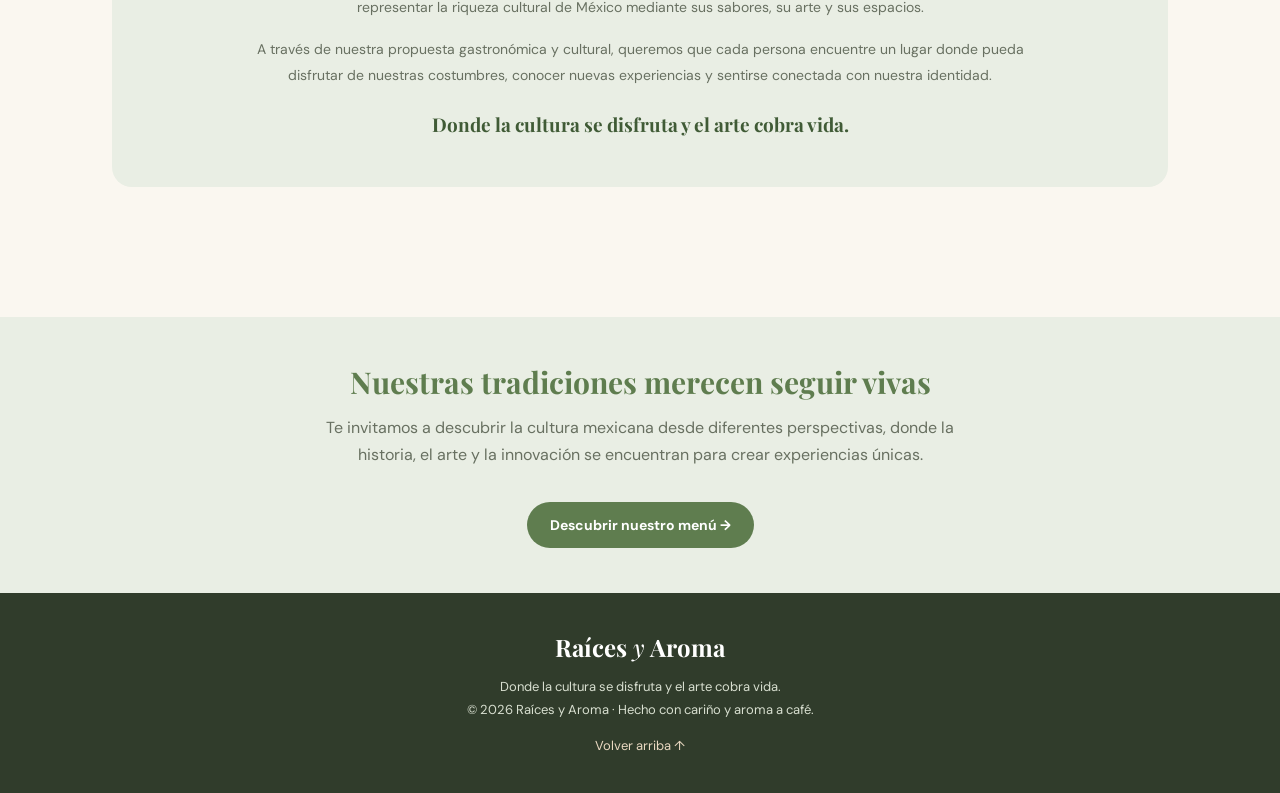
<file: tradiciones mexicanas.html>
<!DOCTYPE html>
<html lang="es">
<head>
<meta charset="UTF-8">
<meta name="viewport" content="width=device-width, initial-scale=1.0">
<meta name="description" content="Descubre las tradiciones mexicanas en Raíces y Aroma y conoce nuestra experiencia de realidad virtual.">
<link rel="icon" type="image/png" href="imagenes/LogoR&A.png"/>
<title>Raíces y Aroma | Tradiciones Mexicanas</title>

<link href="https://fonts.googleapis.com/css2?family=DM+Sans:wght@400;500;600;700&family=Playfair+Display:wght@400;600;700&display=swap" rel="stylesheet">

<style>
:root{
--verde:#5f7d4f;
--verde-oscuro:#405b36;
--cafe:#a6856a;
--crema:#faf7f0;
--crema-oscuro:#eee7da;
--oscuro:#303c2b;
--blanco:#fff
}

*{box-sizing:border-box}
html{scroll-behavior:smooth}

body{
margin:0;
font-family:'DM Sans',sans-serif;
background:var(--crema);
color:var(--oscuro)
}

header{
background:var(--verde);
color:white;
padding:17px 6%;
display:flex;
justify-content:space-between;
align-items:center;
gap:20px;
flex-wrap:wrap;
position:sticky;
top:0;
z-index:10;
box-shadow:0 3px 12px #00000018
}

.logo{
font-family:'Playfair Display',serif;
font-size:26px;
font-weight:bold;
color:white;
text-decoration:none;
white-space:nowrap
}

.logo em{font-weight:400}

nav{
display:flex;
align-items:center;
justify-content:center;
gap:20px;
flex-wrap:wrap
}

nav a{
color:white;
text-decoration:none;
font-size:13px;
transition:.2s
}

nav a:hover{color:#f0d8b9}

.hero{
padding:85px 20px;
text-align:center;
color:white;
background:
linear-gradient(120deg,rgba(38,55,34,.95),rgba(95,125,79,.88)),
url('https://images.unsplash.com/photo-1605721911519-3dfeb3be25e7?w=1600')
center/cover
}

.etiqueta{
color:var(--cafe);
font-size:11px;
text-transform:uppercase;
letter-spacing:2px;
font-weight:700
}

.hero .etiqueta{color:#ead9c2}

h1,h2,h3{
font-family:'Playfair Display',serif
}

.hero h1{
font-size:clamp(40px,6vw,65px);
margin:15px 0
}

.hero p:last-child{
max-width:700px;
margin:0 auto;
line-height:1.8;
color:#f6f0e6
}

.contenedor{
max-width:1100px;
margin:auto;
padding:65px 22px
}

.intro{
text-align:center;
max-width:760px;
margin:0 auto 45px
}

.intro h2{
font-size:clamp(30px,4vw,42px);
color:var(--verde);
margin:12px 0
}

.intro p{
line-height:1.8;
color:#6e7168
}

/* SECCIÓN ALTHIA */

.althia{
display:grid;
grid-template-columns:1fr 1.1fr;
gap:35px;
align-items:center;
margin-bottom:75px
}

.althia-imagen img{
width:100%;
height:370px;
object-fit:cover;
border-radius:18px;
box-shadow:0 5px 20px #00000012
}

.althia-texto{
background:white;
padding:30px;
border-radius:18px;
box-shadow:0 5px 20px #0000000d
}

.althia-texto h2{
color:var(--verde);
font-size:32px;
margin:12px 0
}

.althia-texto p{
color:#686d62;
font-size:14px;
line-height:1.9;
text-align:justify
}

/* TRADICIÓN */

.tradicion{
background:var(--crema-oscuro);
border-radius:20px;
padding:35px;
display:grid;
grid-template-columns:1.1fr 1fr;
gap:35px;
align-items:center;
margin-bottom:75px
}

.tradicion-texto h2{
color:var(--verde-oscuro);
font-size:32px;
margin:12px 0
}

.tradicion-texto p{
color:#686d62;
font-size:14px;
line-height:1.9;
text-align:justify
}

.tradicion-imagen img{
width:100%;
height:340px;
object-fit:cover;
border-radius:16px
}

/* ELEMENTOS DE LA OFRENDA */

.elementos{
text-align:center;
margin-bottom:75px
}

.elementos h2{
color:var(--verde);
font-size:34px;
margin:12px 0
}

.elementos-grid{
display:grid;
grid-template-columns:repeat(4,1fr);
gap:20px;
margin-top:35px
}

.elemento{
background:white;
padding:22px 17px;
border-radius:16px;
box-shadow:0 5px 20px #0000000b;
transition:.3s
}

.elemento:hover{
transform:translateY(-5px);
box-shadow:0 8px 22px #00000013
}

.elemento .icono{
font-size:35px;
margin-bottom:12px
}

.elemento h3{
color:var(--verde);
font-size:19px;
margin:8px 0
}

.elemento p{
color:#777;
font-size:13px;
line-height:1.7;
margin:0
}

/* REALIDAD VIRTUAL */

.virtual{
background:white;
border-radius:20px;
padding:35px;
display:grid;
grid-template-columns:1fr 1.1fr;
gap:35px;
align-items:center;
box-shadow:0 5px 20px #0000000d;
margin-bottom:75px
}

.virtual-imagen img{
width:100%;
height:370px;
object-fit:cover;
border-radius:16px
}

.virtual-texto h2{
color:var(--verde);
font-size:32px;
margin:12px 0
}

.virtual-texto p{
color:#686d62;
font-size:14px;
line-height:1.9;
text-align:justify
}

.boton{
display:inline-block;
border:0;
border-radius:30px;
padding:14px 23px;
background:var(--verde);
color:white;
text-decoration:none;
font:700 14px 'DM Sans',sans-serif;
cursor:pointer;
transition:.2s;
margin-top:12px
}

.boton:hover{
background:var(--verde-oscuro);
transform:translateY(-2px)
}

/* RELACIÓN CON RAÍCES Y AROMA */

.conexion{
background:#e9eee4;
padding:50px 35px;
border-radius:20px;
text-align:center;
margin-bottom:65px
}

.conexion h2{
color:var(--verde);
font-size:32px;
margin:0 0 18px
}

.conexion p{
color:#687061;
max-width:800px;
margin:0 auto 15px;
line-height:1.9;
font-size:14px
}

.conexion strong{
display:block;
color:var(--verde-oscuro);
font-family:'Playfair Display',serif;
font-size:19px;
margin-top:22px
}

/* CIERRE */

.cierre{
text-align:center;
background:#e9eee4;
padding:45px 20px
}

.cierre h2{
color:var(--verde);
font-size:30px;
margin:0 0 12px
}

.cierre p{
color:#687061;
margin:0 auto 22px;
max-width:650px;
line-height:1.7
}

/* FOOTER */

footer{
background:var(--oscuro);
color:white;
text-align:center;
padding:38px 15px;
margin-top:0
}

footer .logo{
display:inline-block;
font-size:24px
}

footer p{
font-size:13px;
color:#d8dfd0;
line-height:1.7
}

footer a.volver{
color:#ead9c2;
text-decoration:none;
font-size:13px
}

/* RESPONSIVE */

@media(max-width:800px){

.althia,
.tradicion,
.virtual{
grid-template-columns:1fr
}

.elementos-grid{
grid-template-columns:repeat(2,1fr)
}

.althia-imagen img,
.tradicion-imagen img,
.virtual-imagen img{
height:280px
}

}

@media(max-width:720px){

header{
justify-content:center;
padding:15px
}

nav{gap:12px}

.contenedor{
padding:45px 16px
}

.althia-texto,
.tradicion,
.virtual{
padding:23px
}

}

@media(max-width:420px){

.elementos-grid{
grid-template-columns:1fr
}

}
</style>
</head>

<body>

<header>

<a class="logo" href="index.html">Raíces & Aroma</a>

<nav>
<a href="index.html">Inicio</a>
<a href="nosotros (1).html">¿Quiénes somos?</a>
<a href="servidores.html">Servicios</a>
<a href="colaboradores.html">Colaboradores</a>
<a href="contactanos.html">Contacto</a>
<a href="menu.html">Menú</a>
<a href="tradiciones mexicanas.html">Tradiciones Mexicanas</a>
</nav>

</header>

<main>

<!-- PORTADA -->

<section class="hero">

<p class="etiqueta">CULTURA · HISTORIA · IDENTIDAD</p>

<h1>Tradiciones<br>Mexicanas</h1>

<p>
México es un país lleno de historia, colores y costumbres.
En Raíces y Aroma celebramos nuestras raíces y buscamos
compartir la riqueza de nuestra cultura a través del arte,
la gastronomía y la tecnología.
</p>

</section>


<section class="contenedor">

<!-- INTRODUCCIÓN -->

<div class="intro">

<p class="etiqueta">NUESTRA IDENTIDAD</p>

<h2>Un legado que vive en nuestras raíces</h2>

<p>
Las tradiciones mexicanas representan nuestra historia,
nuestras creencias y la identidad que compartimos como
sociedad. Cada celebración conserva recuerdos y costumbres
que pasan de generación en generación.
</p>

</div>


<!-- ALTHIA -->

<div class="althia">

<div class="althia-imagen">

<img src="imagenes/althia.jpeg" alt="Althia, empresa principal">

</div>

<div class="althia-texto">

<p class="etiqueta">NUESTRA EMPRESA PRINCIPAL</p>

<h2>Althia: innovación y cultura</h2>

<p>
En Althia reconocemos el valor de nuestras tradiciones
mexicanas y la importancia de mantenerlas presentes en
nuestra sociedad.
</p>

<p>
A través de nuestros proyectos buscamos integrar la
creatividad, la tecnología y la cultura, desarrollando
experiencias que permitan conocer nuestras costumbres
desde nuevas perspectivas.
</p>

<p>
Esta visión también se relaciona con Raíces y Aroma,
un espacio donde la gastronomía, el arte y las tradiciones
mexicanas se unen para ofrecer experiencias que conectan
con nuestra identidad.
</p>

</div>

</div>


<!-- DÍA DE MUERTOS -->

<div class="tradicion">

<div class="tradicion-texto">

<p class="etiqueta">UNA TRADICIÓN QUE NOS REPRESENTA</p>

<h2>Día de Muertos: recordar es mantener viva nuestra historia</h2>

<p>
El Día de Muertos es una de las celebraciones más
representativas de México. Durante estas fechas las
familias preparan ofrendas para recordar y honrar
a sus seres queridos.
</p>

<p>
Las flores de cempasúchil, las veladoras, las fotografías,
el papel picado y los alimentos son algunos de los elementos
que dan vida a esta tradición, cada uno con un significado
especial.
</p>

<p>
Más que una celebración, es una manera de mantener
presente nuestra historia, nuestros recuerdos y el cariño
hacia quienes forman parte de nuestra vida.
</p>

</div>

<div class="tradicion-imagen">

<img src="imagenes/ofrenda.png" alt="Ofrenda tradicional del Día de Muertos">

</div>

</div>


<!-- ELEMENTOS DE LA OFRENDA -->

<div class="elementos">

<p class="etiqueta">CONOCE SUS SIGNIFICADOS</p>

<h2>Elementos de una ofrenda mexicana</h2>

<p style="color:#6e7168;line-height:1.8;max-width:700px;margin:15px auto">
Cada elemento que colocamos en una ofrenda tiene un
significado especial y representa una parte de esta
hermosa tradición.
</p>

<div class="elementos-grid">

<div class="elemento">
<div class="icono">🌼</div>
<h3>Cempasúchil</h3>
<p>Sus colores y aroma representan una guía simbólica para recordar a nuestros seres queridos.</p>
</div>

<div class="elemento">
<div class="icono">🕯️</div>
<h3>Veladoras</h3>
<p>Representan la luz y la esperanza, iluminando el camino de las ánimas.</p>
</div>

<div class="elemento">
<div class="icono">📷</div>
<h3>Fotografías</h3>
<p>Permiten recordar y rendir homenaje a las personas que forman parte de nuestra historia.</p>
</div>

<div class="elemento">
<div class="icono">🍞</div>
<h3>Pan de muerto</h3>
<p>Es uno de los alimentos tradicionales que representa la unión y el recuerdo familiar.</p>
</div>



</div>

</div>


<!-- REALIDAD VIRTUAL -->

<div class="virtual">

<div class="virtual-imagen">

<img src="imagenes/ofrenda realidad.png" alt="Proyecto de realidad virtual de una ofrenda">

</div>

<div class="virtual-texto">

<p class="etiqueta">TECNOLOGÍA AL SERVICIO DE LA CULTURA</p>

<h2>Una ofrenda que cobra vida en realidad virtual</h2>

<p>
Como parte de los proyectos desarrollados en Althia,
se realizó una experiencia de realidad virtual inspirada
en una ofrenda del Día de Muertos.
</p>

<p>
Este proyecto utiliza herramientas digitales y un entorno
tridimensional para representar una ofrenda mexicana,
permitiendo que los visitantes puedan explorar sus
elementos de una manera interactiva.
</p>

<p>
Con esta propuesta buscamos demostrar que la tecnología
también puede ser una herramienta para preservar, difundir
y compartir nuestras tradiciones con nuevas generaciones.
</p>
<a href="https://estradadiazcristy.github.io/public/" target="_blank" class="boton">
    Explorar ofrenda virtual ✨
</a>

</div>

</div>


<!-- CONEXIÓN CON RAÍCES Y AROMA -->

<div class="conexion">

<p class="etiqueta">NUESTRA ESENCIA</p>

<h2>Raíces y Aroma: donde la cultura se disfruta</h2>

<p>
En Raíces y Aroma compartimos la visión de Althia de
mantener vivas nuestras raíces mexicanas. Nuestra
cafetería busca representar la riqueza cultural de
México mediante sus sabores, su arte y sus espacios.
</p>

<p>
A través de nuestra propuesta gastronómica y cultural,
queremos que cada persona encuentre un lugar donde
pueda disfrutar de nuestras costumbres, conocer nuevas
experiencias y sentirse conectada con nuestra identidad.
</p>

<strong>
Donde la cultura se disfruta y el arte cobra vida.
</strong>

</div>

</section>


<!-- CIERRE -->

<section class="cierre">

<h2>Nuestras tradiciones merecen seguir vivas</h2>

<p>
Te invitamos a descubrir la cultura mexicana desde
diferentes perspectivas, donde la historia, el arte
y la innovación se encuentran para crear experiencias únicas.
</p>

<a class="boton" href="menu.html">
Descubrir nuestro menú →
</a>

</section>

</main>


<footer>

<a class="logo" href="index.html">Raíces <em>y</em> Aroma</a>

<p>
Donde la cultura se disfruta y el arte cobra vida.<br>
© 2026 Raíces y Aroma · Hecho con cariño y aroma a café.
</p>

<a class="volver" href="#top">Volver arriba ↑</a>

</footer>

</body>
</html>
</file>
<file: css/styles.css>
@import url('https://fonts.googleapis.com/css2?family=DM+Sans:wght@400;500;600;700&family=Playfair+Display:wght@500;600;700&display=swap');

:root {
  --verde: #5f7d4f;
  --verde-oscuro: #34452d;
  --verde-profundo: #273623;
  --verde-claro: #e6eddf;
  --crema: #f7f5ec;
  --beige: #e9e1cf;
  --texto: #30382b;
  --blanco: #fffef9;
  --terracota: #a87958;
}

* {
  box-sizing: border-box;
}

html {
  scroll-behavior: smooth;
}

body {
  margin: 0;
  font-family: 'DM Sans', sans-serif;
  color: var(--texto);
  background: var(--blanco);
}

a {
  color: inherit;
  text-decoration: none;
}

h1, h2, h3, p {
  margin-top: 0;
}

/* ENCABEZADO */

.encabezado {
  min-height: 78px;
  padding: 18px 7%;
  display: flex;
  align-items: center;
  justify-content: space-between;
  gap: 24px;
  background: var(--blanco);
}

.logo {
  display: inline-flex;
  align-items: center;
  gap: 10px;
  font-family: 'Playfair Display', serif;
  font-size: 1.35rem;
  font-weight: 700;
  white-space: nowrap;
}

.logo em {
  color: var(--verde);
}

.logo-icono {
  display: grid;
  place-items: center;
  width: 38px;
  height: 38px;
  border-radius: 50%;
  background: var(--verde-claro);
}

nav {
  display: flex;
  align-items: center;
  gap: 24px;
  font-size: .9rem;
  font-weight: 600;
}

nav a {
  transition: color .2s;
}

nav a:hover,
footer a:hover {
  color: var(--verde);
}

.nav-contacto {
  border: 1px solid var(--verde);
  border-radius: 30px;
  padding: 10px 18px;
}

.nav-contacto:hover {
  background: var(--verde);
  color: white;
}

/* PORTADA */

.hero {
  display: grid;
  grid-template-columns: 1fr 1fr;
  background: var(--verde-oscuro);
  color: var(--blanco);
}

.hero-texto {
  padding: 76px 8% 72px 14%;
  align-self: center;
}

.etiqueta {
  font-size: .72rem;
  letter-spacing: .19em;
  font-weight: 700;
  color: var(--verde);
  margin-bottom: 18px;
}

.hero .etiqueta,
.contacto .etiqueta {
  color: #d0dfbd;
}

h1, h2 {
  font-family: 'Playfair Display', serif;
  font-weight: 600;
}

h1 {
  font-size: clamp(2.7rem, 5vw, 4.7rem);
  line-height: 1.08;
  margin-bottom: 22px;
}

h1 span {
  color: #c7d9b6;
  font-style: italic;
}

.hero-descripcion {
  max-width: 420px;
  line-height: 1.8;
  color: #e4e9dd;
  margin-bottom: 30px;
}

/* BOTONES */

.boton {
  display: inline-flex;
  align-items: center;
  gap: 18px;
  padding: 15px 22px;
  border-radius: 4px;
  font-weight: 700;
  font-size: .9rem;
  transition: transform .2s, background .2s;
}

.boton:hover {
  transform: translateY(-2px);
}

.boton-claro {
  color: var(--verde-profundo);
  background: var(--crema);
}

.boton-claro:hover {
  background: var(--verde-claro);
}

/* IMAGEN DE PORTADA */

.hero-imagen {
  position: relative;
  min-height: 510px;
  overflow: hidden;
  background: var(--beige);
}

.imagen-portada {
  display: block;
  width: 100%;
  height: 100%;
  min-height: 510px;
  object-fit: cover;
  position: absolute;
  inset: 0;
}

.sello {
  position: absolute;
  right: 9%;
  bottom: 9%;
  width: 112px;
  height: 112px;
  border-radius: 50%;
  display: grid;
  place-content: center;
  text-align: center;
  background: var(--crema);
  color: var(--verde-oscuro);
  font-family: 'Playfair Display', serif;
  font-size: 1rem;
  line-height: 1.35;
  transform: rotate(8deg);
}

/* NOSOTROS */

.intro {
  max-width: 760px;
  margin: 0 auto;
  padding: 86px 24px 78px;
  text-align: center;
}

.intro h2,
.seccion-titulo h2,
.contacto h2 {
  font-size: clamp(2rem, 3.5vw, 3rem);
  line-height: 1.2;
  margin-bottom: 18px;
}

.intro h2 span {
  color: var(--verde);
  font-style: italic;
}

.intro > p:last-child {
  color: #68705f;
  line-height: 1.9;
  max-width: 650px;
  margin: auto;
}

/* TIENDA */

.productos {
  background: var(--crema);
  padding: 76px 7% 62px;
}

.seccion-titulo {
  display: flex;
  justify-content: space-between;
  align-items: end;
  gap: 24px;
  margin-bottom: 32px;
}

.seccion-titulo h2 {
  margin-bottom: 0;
}

.seccion-titulo > p {
  color: #68705f;
  margin-bottom: 5px;
}

/* CUADRÍCULA DE PRODUCTOS */

.rejilla-productos {
  display: grid;
  grid-template-columns: repeat(4, minmax(0, 1fr));
  gap: 22px;
}

.producto {
  min-width: 0;
}

.producto-foto {
  position: relative;
  height: 245px;
  overflow: hidden;
  border-radius: 5px;
  background: var(--verde-claro);
}

.foto-gorra {
  background: #e4e8d8;
}

.foto-termo {
  background: #dce5d5;
}

.foto-bolsa {
  background: #ebe5d5;
}

.foto-taza {
  background: #d6dfcc;
}

/* FOTOGRAFÍAS DE LOS PRODUCTOS */

.imagen-producto {
  display: block;
  width: 100%;
  height: 100%;
  object-fit: cover;
  transition: transform .25s;
}

.producto:hover .imagen-producto {
  transform: scale(1.05);
}

.tag {
  position: absolute;
  top: 13px;
  left: 13px;
  padding: 6px 10px;
  background: var(--blanco);
  color: var(--verde-oscuro);
  border-radius: 2px;
  font-size: .68rem;
  font-weight: 700;
}

/* INFORMACIÓN DEL PRODUCTO */

.producto-info {
  display: flex;
  justify-content: space-between;
  align-items: start;
  gap: 10px;
  padding: 17px 0 12px;
}

.producto-info h3 {
  font-family: 'Playfair Display', serif;
  font-size: 1.15rem;
  margin-bottom: 6px;
}

.producto-info p {
  font-size: .8rem;
  line-height: 1.5;
  color: #68705f;
  margin-bottom: 0;
}

.producto-info strong {
  font-size: .85rem;
  white-space: nowrap;
  color: var(--verde-oscuro);
}

.boton-comprar {
  display: flex;
  align-items: center;
  justify-content: space-between;
  padding: 12px 0;
  border-top: 1px solid #d5ddcb;
  font-size: .85rem;
  font-weight: 700;
  transition: color .2s;
}

.boton-comprar span {
  color: var(--verde);
  font-size: 1.1rem;
}

.boton-comprar:hover {
  color: var(--verde);
}

.nota-precios {
  color: #68705f;
  font-size: .78rem;
  margin: 26px 0 0;
}

/* FRASE DE LA MARCA */

.frase {
  padding: 74px 24px;
  text-align: center;
  background: var(--blanco);
}

.comillas {
  color: var(--verde);
  font-family: Georgia, serif;
  font-size: 4rem;
  line-height: .8;
  display: block;
}

.frase p {
  max-width: 690px;
  margin: 10px auto 15px;
  font-family: 'Playfair Display', serif;
  font-size: clamp(1.6rem, 3vw, 2.4rem);
  line-height: 1.35;
}

.firma {
  color: #68705f;
  font-size: .85rem;
}

/* CONTACTO */

.contacto {
  padding: 64px 9%;
  display: flex;
  justify-content: space-between;
  align-items: center;
  gap: 32px;
  background: var(--verde-oscuro);
  color: var(--blanco);
}

.contacto h2 {
  margin-bottom: 12px;
}

.contacto p:not(.etiqueta) {
  color: #e4e9dd;
  margin-bottom: 0;
  line-height: 1.7;
  max-width: 490px;
}

.contacto .boton {
  flex-shrink: 0;
}

/* PIE DE PÁGINA */

footer {
  padding: 24px 7%;
  display: flex;
  align-items: center;
  justify-content: space-between;
  gap: 18px;
  font-size: .78rem;
  color: #68705f;
  background: var(--blanco);
}

.logo-footer {
  color: var(--texto);
  font-size: 1rem;
}

.logo-footer .logo-icono {
  width: 30px;
  height: 30px;
}

footer p {
  margin: 0;
  text-align: center;
}

/* TABLET */

@media (max-width: 900px) {
  .encabezado {
    padding-inline: 5%;
  }

  nav {
    gap: 15px;
  }

  .hero-texto {
    padding-left: 9%;
  }

  .rejilla-productos {
    grid-template-columns: repeat(2, minmax(0, 1fr));
    gap: 28px 20px;
  }

  .producto-foto {
    height: 230px;
  }

  footer {
    flex-wrap: wrap;
    justify-content: center;
  }
}

/* CELULAR */

@media (max-width: 600px) {
  .encabezado {
    flex-direction: column;
    padding: 16px 5%;
  }

  nav {
    flex-wrap: wrap;
    justify-content: center;
    gap: 12px 18px;
    font-size: .82rem;
  }

  .nav-contacto {
    padding: 7px 12px;
  }

  .hero {
    grid-template-columns: 1fr;
  }

  .hero-texto {
    padding: 58px 8%;
  }

  .hero-imagen {
    min-height: 290px;
  }

  .imagen-portada {
    min-height: 290px;
  }

  .intro {
    padding: 62px 22px;
  }

  .productos {
    padding: 58px 6% 46px;
  }

  .seccion-titulo {
    display: block;
  }

  .seccion-titulo > p {
    margin-top: 12px;
  }

  .rejilla-productos {
    gap: 24px 13px;
  }

  .producto-foto {
    height: 165px;
  }

  .producto-info {
    display: block;
  }

  .producto-info strong {
    display: block;
    margin-top: 9px;
  }

  .contacto {
    padding: 52px 7%;
    align-items: flex-start;
    flex-direction: column;
  }

  footer {
    flex-direction: column;
    text-align: center;
  }
}
@charset "utf-8";
/* CSS Document */
</file>
